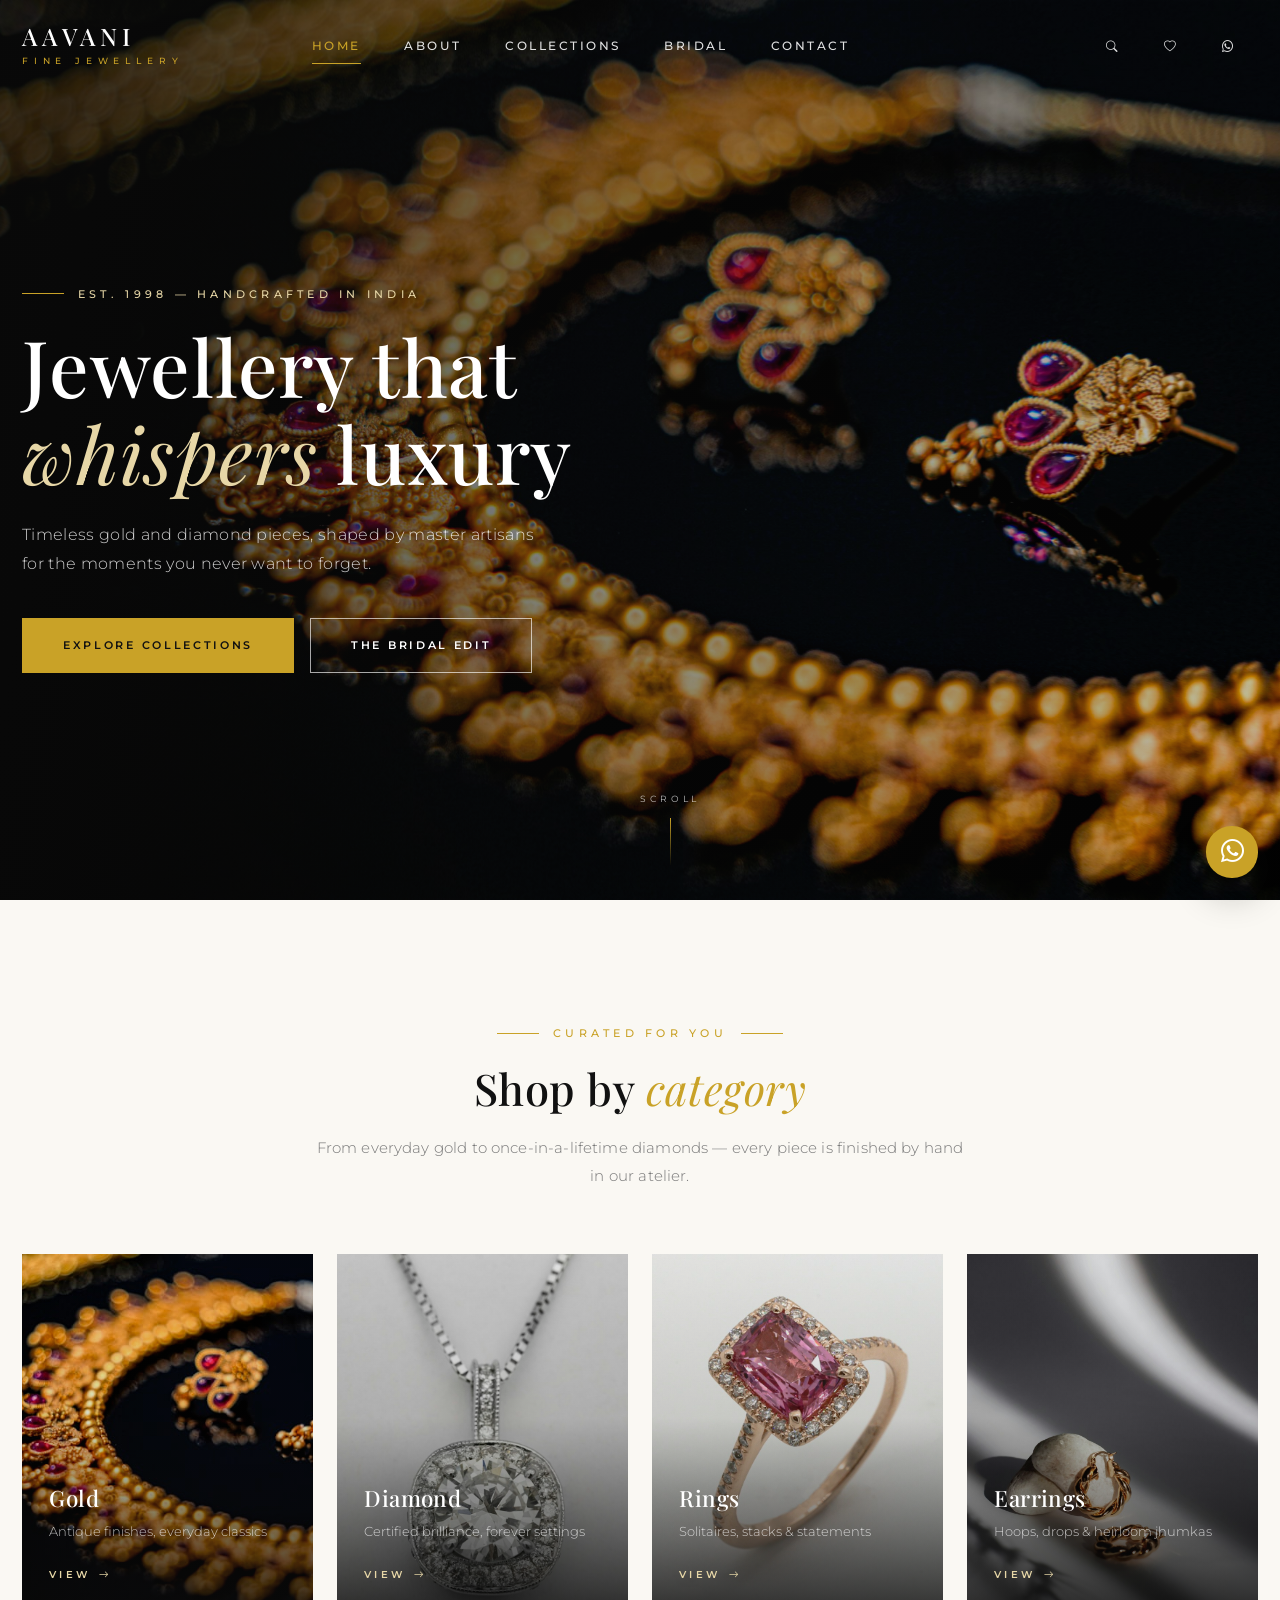
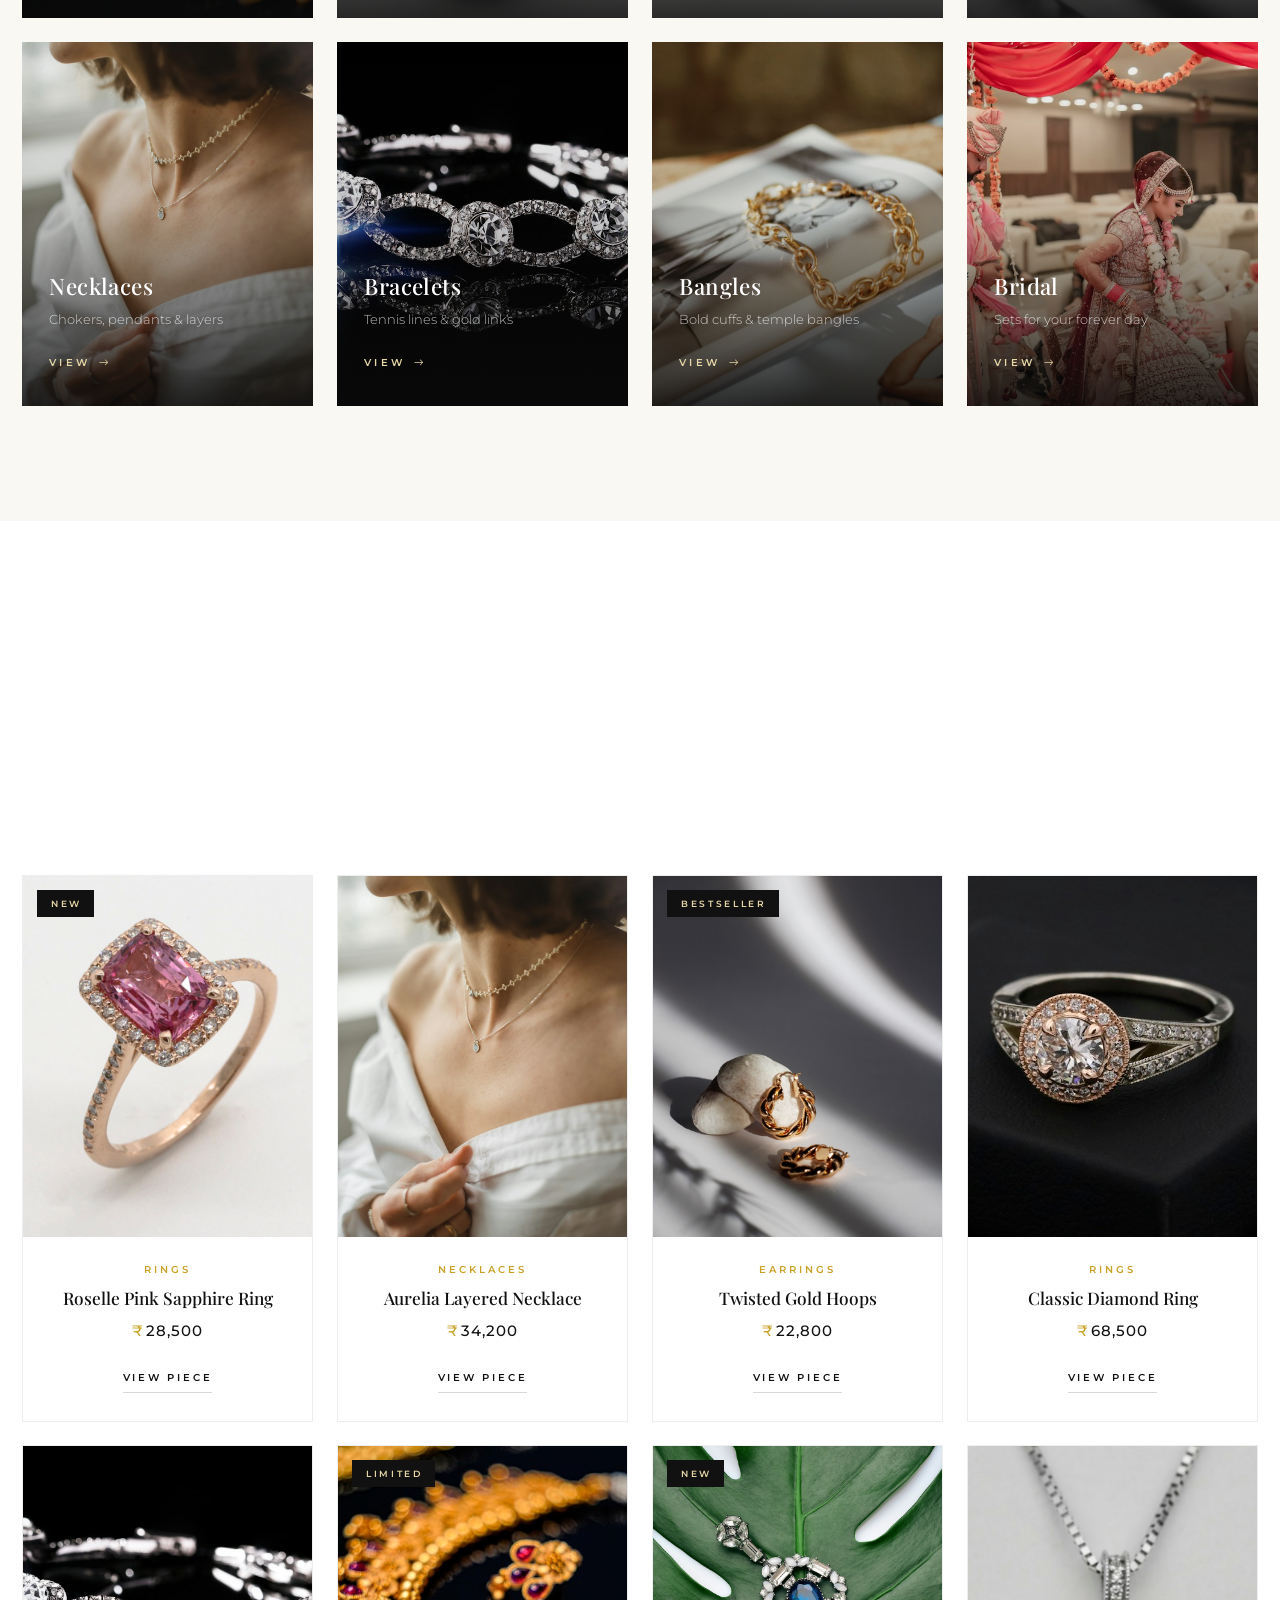
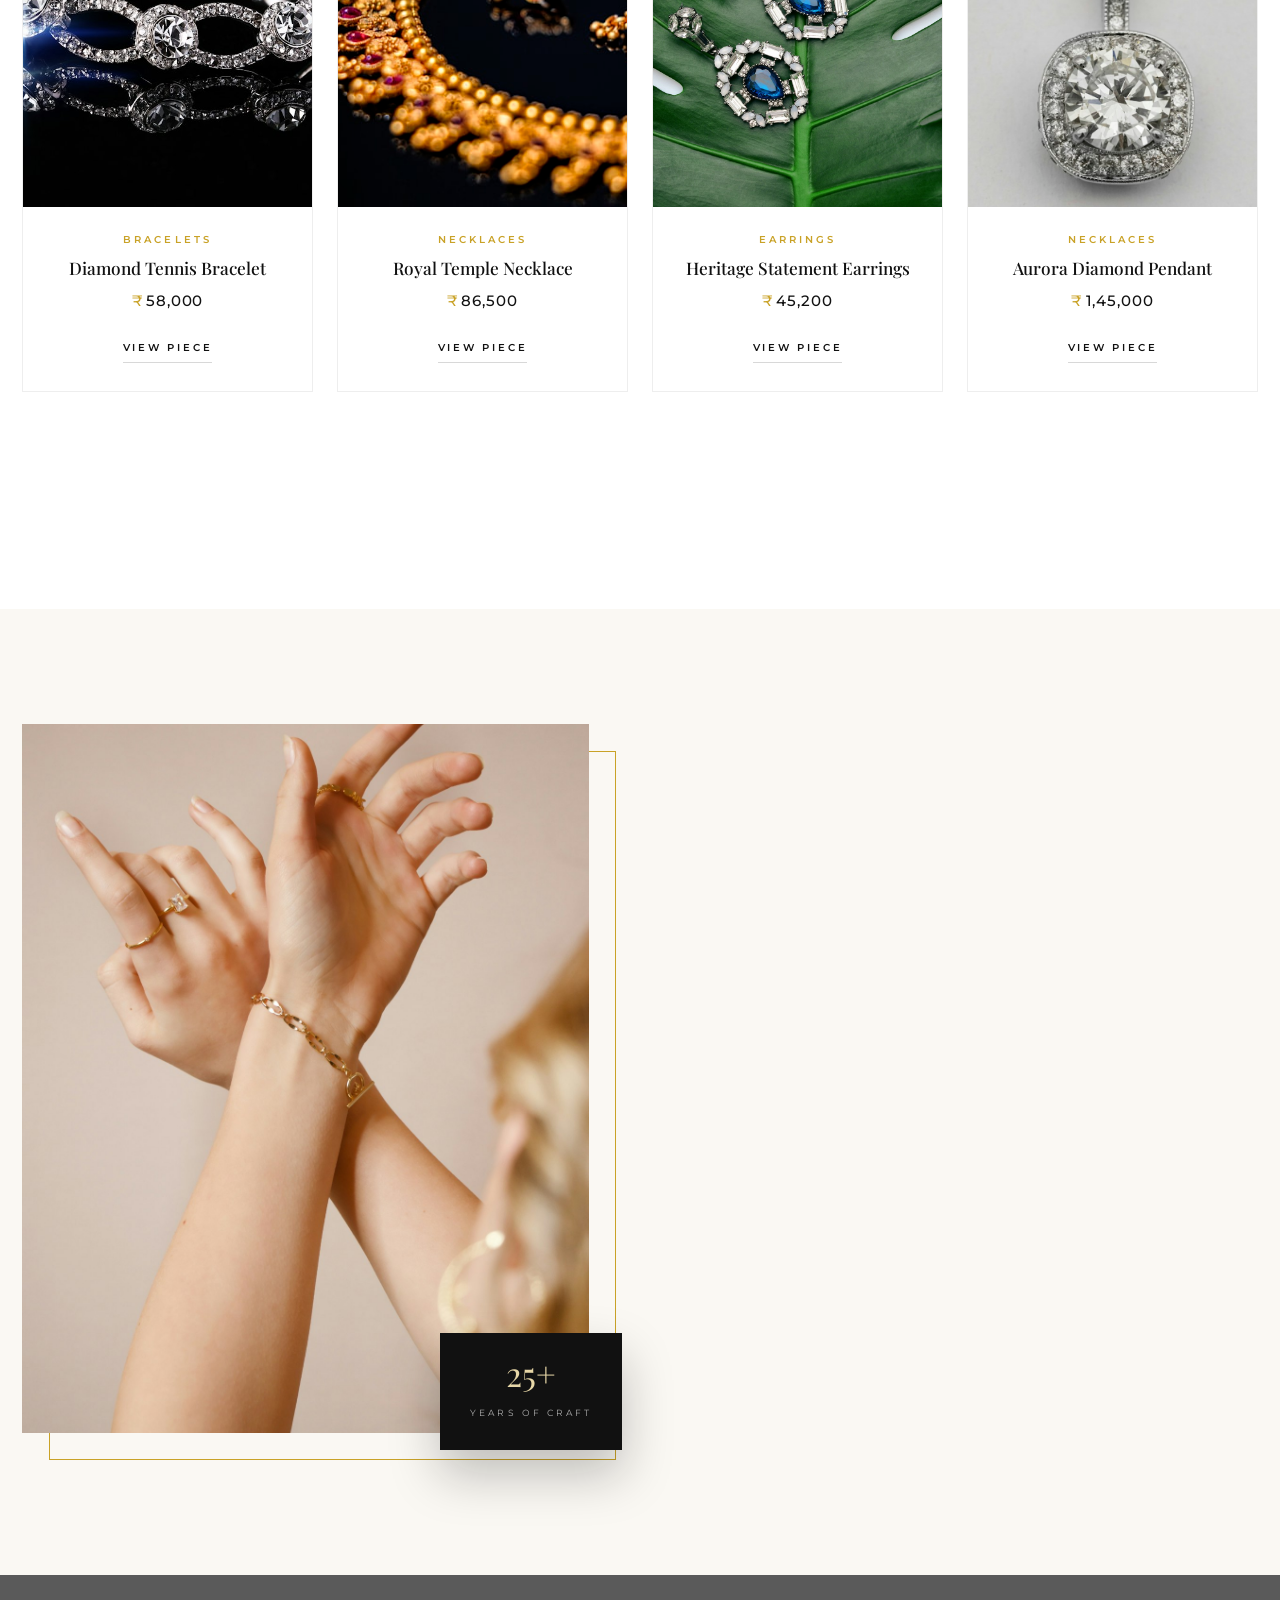
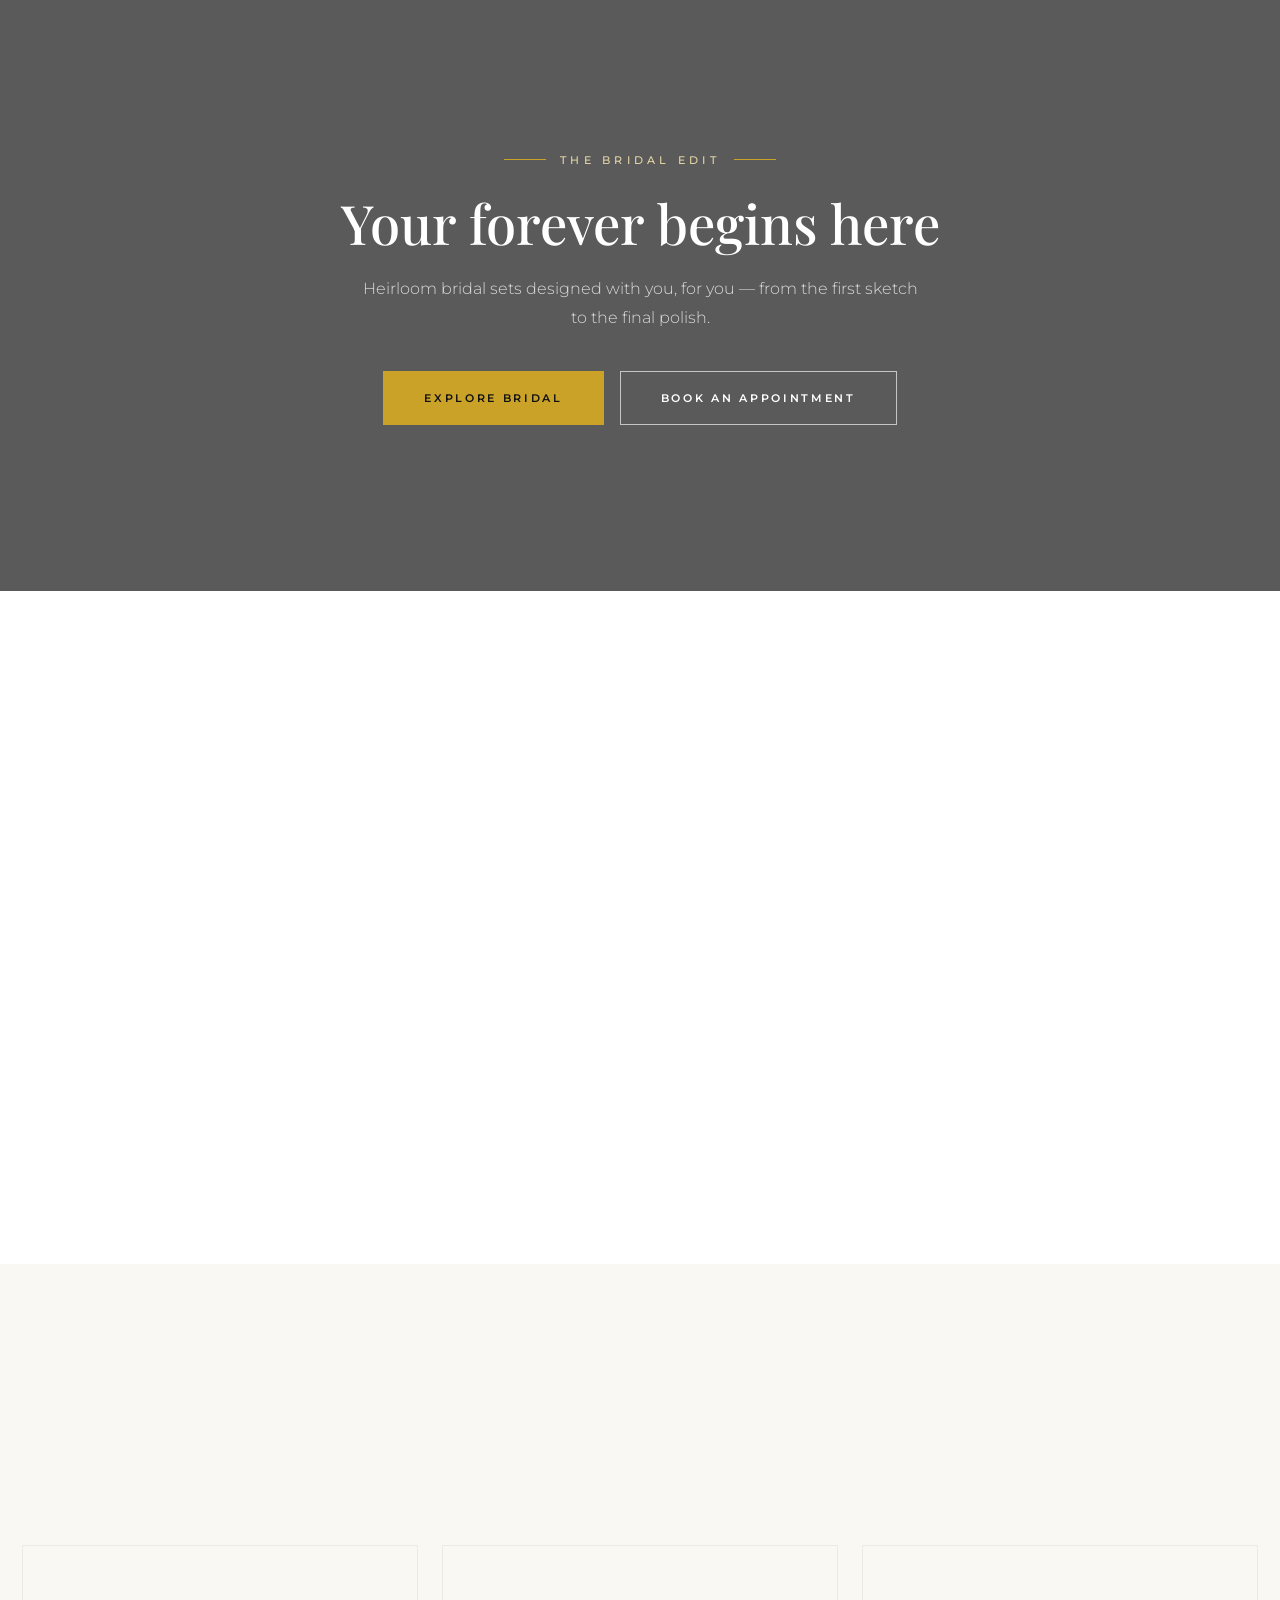
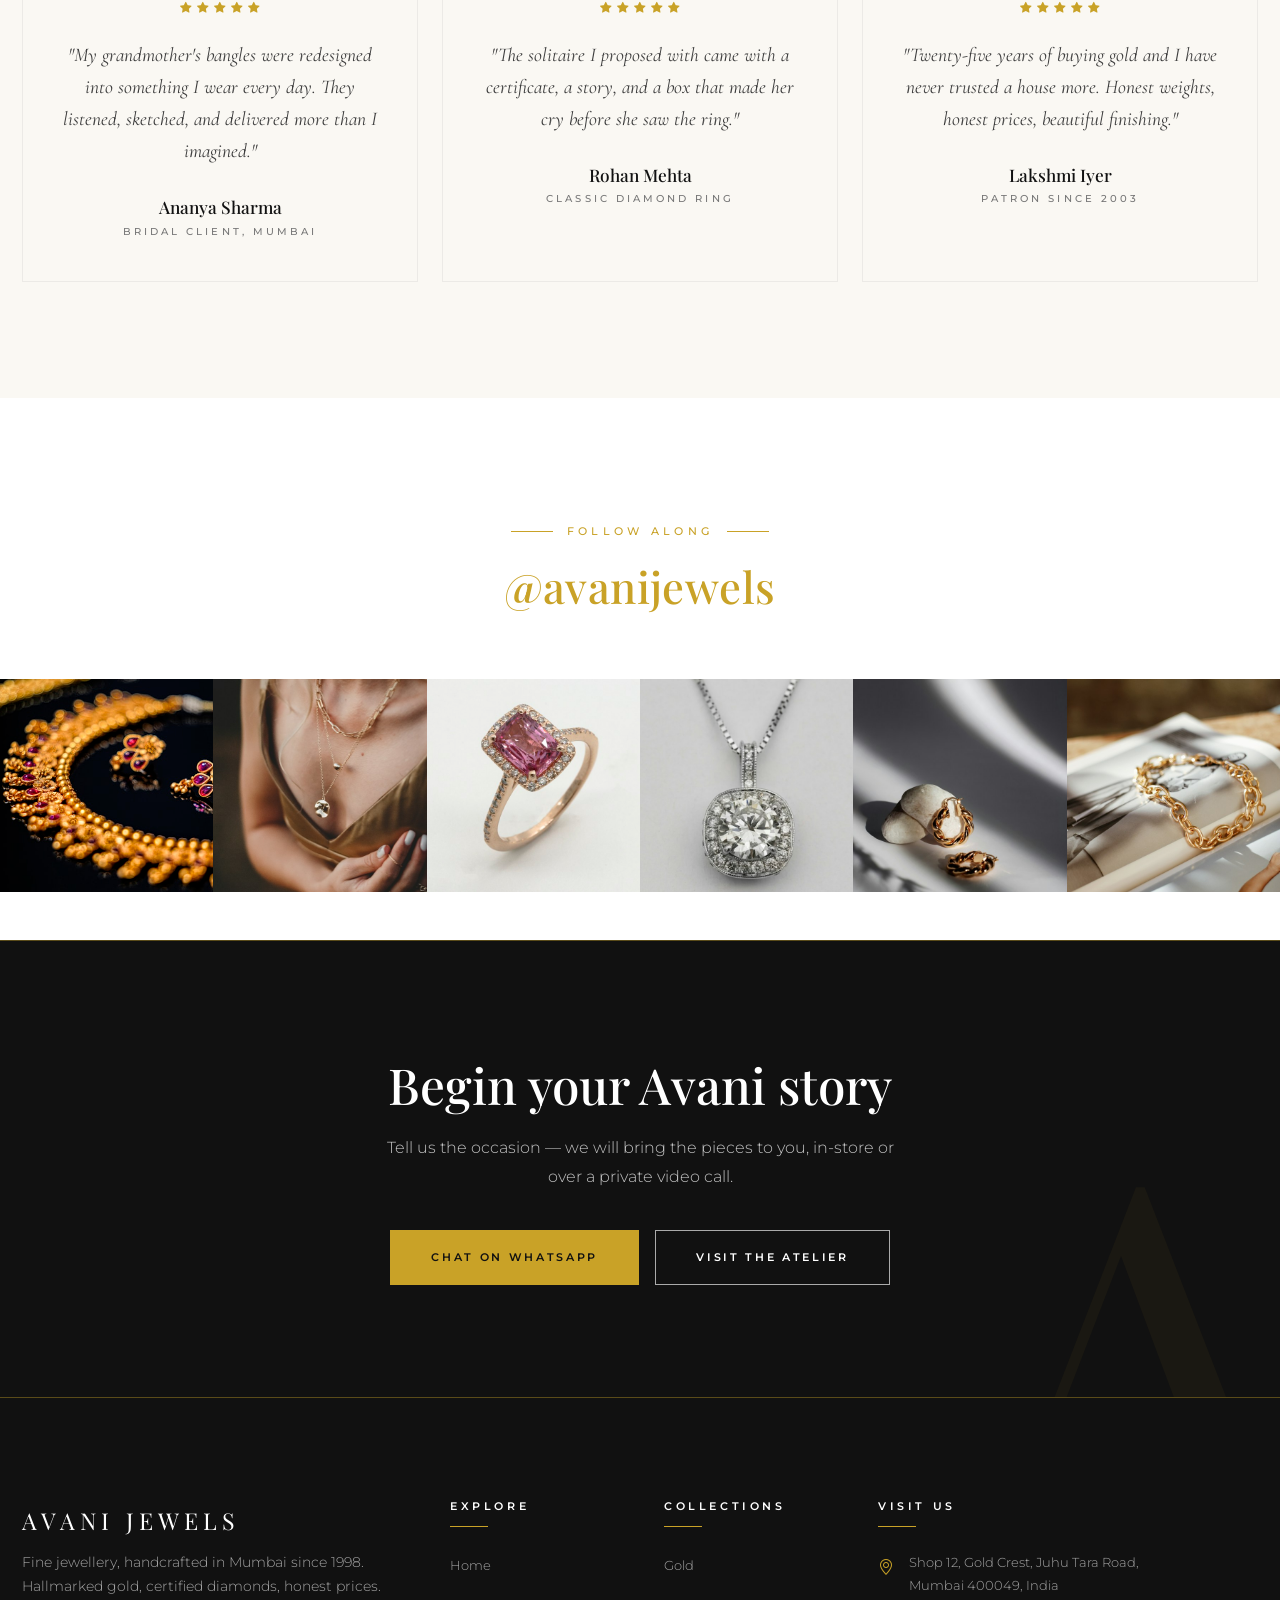
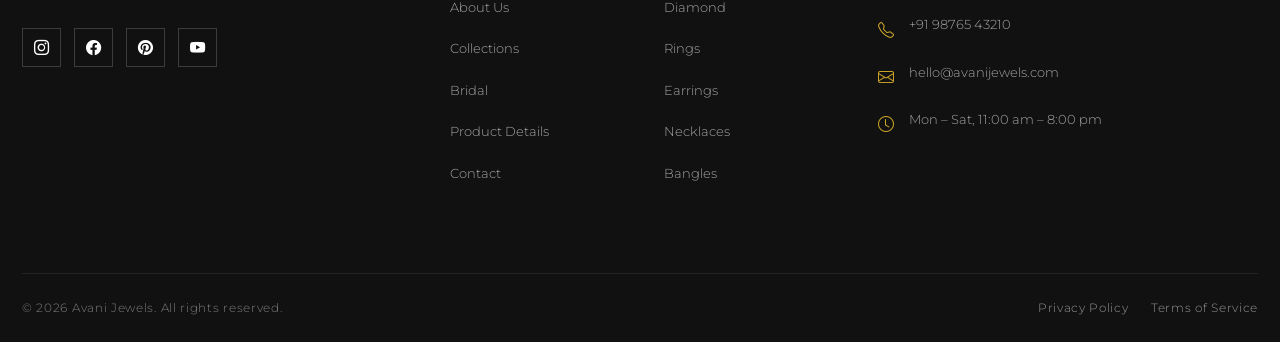
<file: index.html>
<!DOCTYPE html>
<html lang="en">
<head>
  <meta charset="UTF-8">
  <meta name="viewport" content="width=device-width, initial-scale=1">
  <title>Avani Jewels | Fine Handcrafted Gold &amp; Diamond Jewellery in Mumbai</title>
  <meta name="description" content="Avani Jewels crafts timeless gold and diamond jewellery in Mumbai. Explore signature rings, necklaces, earrings and bridal sets — hallmarked purity since 1998.">
  <meta name="keywords" content="jewellery, gold jewellery, diamond rings, bridal jewellery, Mumbai jeweller, handcrafted jewellery, Avani Jewels">
  <meta name="author" content="Avani Jewels">
  <meta name="theme-color" content="#111111">
  <!-- TODO: replace avanijewels.com with the live domain before publishing -->
  <link rel="canonical" href="https://avanijewels.com/">
  <meta property="og:type" content="website">
  <meta property="og:site_name" content="Avani Jewels">
  <meta property="og:title" content="Avani Jewels | Fine Handcrafted Gold &amp; Diamond Jewellery">
  <meta property="og:description" content="Timeless gold and diamond jewellery, handcrafted in Mumbai since 1998.">
  <meta property="og:url" content="https://avanijewels.com/">
  <meta property="og:image" content="https://avanijewels.com/images/hero/hero-main.jpg">
  <meta name="twitter:card" content="summary_large_image">
  <meta name="twitter:title" content="Avani Jewels | Fine Handcrafted Jewellery">
  <meta name="twitter:description" content="Timeless gold and diamond jewellery, handcrafted in Mumbai since 1998.">
  <meta name="twitter:image" content="https://avanijewels.com/images/hero/hero-main.jpg">
  <link rel="icon" type="image/svg+xml" href="favicon/favicon.svg">
  <link rel="preconnect" href="https://fonts.googleapis.com">
  <link rel="preconnect" href="https://fonts.gstatic.com" crossorigin>
  <link href="https://fonts.googleapis.com/css2?family=Playfair+Display:ital,wght@0,400;0,500;0,600;1,400;1,500&amp;family=Cormorant+Garamond:ital,wght@0,400;0,500;1,400&amp;family=Montserrat:wght@300;400;500;600&amp;display=swap" rel="stylesheet">
  <link href="https://cdn.jsdelivr.net/npm/bootstrap@5.3.3/dist/css/bootstrap.min.css" rel="stylesheet">
  <link href="https://cdn.jsdelivr.net/npm/bootstrap-icons@1.11.3/font/bootstrap-icons.min.css" rel="stylesheet">
  <link rel="stylesheet" href="css/style.css">
</head>
<body>

  <!-- ======= HEADER ======= -->
  <header id="siteHeader" class="site-header">
    <nav class="navbar navbar-expand-lg" aria-label="Main navigation">
      <div class="container container-lux">
        <a class="navbar-brand" href="index.html" aria-label="Avani Jewels — Home">
          <span class="brand-name">Aavani</span>
          <span class="brand-sub">Fine Jewellery</span>
        </a>
        <button class="navbar-toggler" type="button" data-bs-toggle="collapse" data-bs-target="#mainNav" aria-controls="mainNav" aria-expanded="false" aria-label="Toggle navigation">
          <span class="navbar-toggler-icon"></span>
        </button>
        <div class="collapse navbar-collapse" id="mainNav">
          <ul class="navbar-nav mx-auto">
            <li class="nav-item"><a class="nav-link active" aria-current="page" href="index.html">Home</a></li>
            <li class="nav-item"><a class="nav-link" href="about.html">About</a></li>
            <li class="nav-item"><a class="nav-link" href="collections.html">Collections</a></li>
            <li class="nav-item"><a class="nav-link" href="bridal.html">Bridal</a></li>
            <li class="nav-item"><a class="nav-link" href="contact.html">Contact</a></li>
          </ul>
          <ul class="navbar-nav nav-icons ms-auto">
            <li class="nav-item">
              <a class="nav-link" href="#" data-bs-toggle="modal" data-bs-target="#searchModal" aria-label="Search"><i class="bi bi-search"></i></a>
            </li>
            <li class="nav-item">
              <a class="nav-link" href="#" data-bs-toggle="modal" data-bs-target="#wishListModal" aria-label="Wishlist">
                <i class="bi bi-heart"></i><span class="wish-count" id="wishCount" hidden>0</span>
              </a>
            </li>
            <li class="nav-item">
              <a class="nav-link js-whatsapp" href="#" aria-label="Chat with us on WhatsApp"><i class="bi bi-whatsapp"></i></a>
            </li>
          </ul>
        </div>
      </div>
    </nav>
  </header>

  <main>

    <!-- ======= HERO ======= -->
    <section class="hero">
      <div class="container container-lux">
        <div class="hero-inner">
          <span class="eyebrow eyebrow--light fade-in fd-1">Est. 1998 &mdash; Handcrafted in India</span>
          <h1 class="hero-title fade-in fd-2">Jewellery that<br><em>whispers</em> luxury</h1>
          <p class="hero-text fade-in fd-3">Timeless gold and diamond pieces, shaped by master artisans for the moments you never want to forget.</p>
          <div class="hero-actions fade-in fd-4">
            <a href="collections.html" class="btn-avani-gold">Explore Collections</a>
            <a href="bridal.html" class="btn-avani-light">The Bridal Edit</a>
          </div>
        </div>
      </div>
      <span class="hero-scroll">Scroll</span>
    </section>

    <!-- ======= CATEGORIES ======= -->
    <section class="section section-ivory" aria-labelledby="catTitle">
      <div class="container container-lux">
        <div class="section-head text-center reveal">
          <span class="eyebrow eyebrow--center">Curated For You</span>
          <h2 class="section-title" id="catTitle">Shop by <span class="title-accent">category</span></h2>
          <p class="section-sub">From everyday gold to once-in-a-lifetime diamonds &mdash; every piece is finished by hand in our atelier.</p>
        </div>
        <div class="row row-cols-2 row-cols-md-3 row-cols-lg-4 g-3 g-lg-4">
          <div class="col reveal"><a class="collection-card" href="collections.html#gold"><div class="collection-media"><img src="images/gallery/gallery-1.jpg" alt="Antique gold temple necklace with ruby accents" loading="lazy"></div><div class="collection-veil"></div><div class="collection-body"><h3 class="collection-name">Gold</h3><p class="collection-desc">Antique finishes, everyday classics</p><span class="collection-link">View <i class="bi bi-arrow-right"></i></span></div></a></div>
          <div class="col reveal rv-d1"><a class="collection-card" href="collections.html#diamond"><div class="collection-media"><img src="images/collections/diamond.jpg" alt="Diamond halo pendant necklace in white gold" loading="lazy"></div><div class="collection-veil"></div><div class="collection-body"><h3 class="collection-name">Diamond</h3><p class="collection-desc">Certified brilliance, forever settings</p><span class="collection-link">View <i class="bi bi-arrow-right"></i></span></div></a></div>
          <div class="col reveal rv-d2"><a class="collection-card" href="collections.html#rings"><div class="collection-media"><img src="images/collections/rings.jpg" alt="Rose gold ring with pink sapphire and diamond halo" loading="lazy"></div><div class="collection-veil"></div><div class="collection-body"><h3 class="collection-name">Rings</h3><p class="collection-desc">Solitaires, stacks &amp; statements</p><span class="collection-link">View <i class="bi bi-arrow-right"></i></span></div></a></div>
          <div class="col reveal rv-d3"><a class="collection-card" href="collections.html#earrings"><div class="collection-media"><img src="images/collections/earrings.jpg" alt="Twisted gold hoop earrings on white stones" loading="lazy"></div><div class="collection-veil"></div><div class="collection-body"><h3 class="collection-name">Earrings</h3><p class="collection-desc">Hoops, drops &amp; heirloom jhumkas</p><span class="collection-link">View <i class="bi bi-arrow-right"></i></span></div></a></div>
          <div class="col reveal"><a class="collection-card" href="collections.html#necklaces"><div class="collection-media"><img src="images/collections/necklaces.jpg" alt="Model wearing layered fine necklaces" loading="lazy"></div><div class="collection-veil"></div><div class="collection-body"><h3 class="collection-name">Necklaces</h3><p class="collection-desc">Chokers, pendants &amp; layers</p><span class="collection-link">View <i class="bi bi-arrow-right"></i></span></div></a></div>
          <div class="col reveal rv-d1"><a class="collection-card" href="collections.html#bracelets"><div class="collection-media"><img src="images/collections/bracelets.jpg" alt="Diamond tennis bracelet on black background" loading="lazy"></div><div class="collection-veil"></div><div class="collection-body"><h3 class="collection-name">Bracelets</h3><p class="collection-desc">Tennis lines &amp; gold links</p><span class="collection-link">View <i class="bi bi-arrow-right"></i></span></div></a></div>
          <div class="col reveal rv-d2"><a class="collection-card" href="collections.html#bangles"><div class="collection-media"><img src="images/collections/bangles.jpg" alt="Chunky gold chain bracelet resting on a magazine" loading="lazy"></div><div class="collection-veil"></div><div class="collection-body"><h3 class="collection-name">Bangles</h3><p class="collection-desc">Bold cuffs &amp; temple bangles</p><span class="collection-link">View <i class="bi bi-arrow-right"></i></span></div></a></div>
          <div class="col reveal rv-d3"><a class="collection-card" href="bridal.html"><div class="collection-media"><img src="images/collections/bridal.jpg" alt="Indian bride and groom in traditional wedding attire" loading="lazy"></div><div class="collection-veil"></div><div class="collection-body"><h3 class="collection-name">Bridal</h3><p class="collection-desc">Sets for your forever day</p><span class="collection-link">View <i class="bi bi-arrow-right"></i></span></div></a></div>
        </div>
      </div>
    </section>

    <!-- ======= FEATURED PRODUCTS ======= -->
    <section class="section" aria-labelledby="featTitle">
      <div class="container container-lux">
        <div class="section-head text-center reveal">
          <span class="eyebrow eyebrow--center">Signature Selection</span>
          <h2 class="section-title" id="featTitle">Featured <span class="title-accent">pieces</span></h2>
          <p class="section-sub">A hand-picked edit of the designs our patrons return for &mdash; and the new arrivals they fall for.</p>
        </div>
        <div class="row row-cols-2 row-cols-lg-4 g-3 g-lg-4">
          <div class="col reveal"><article class="product-card"><div class="product-media"><span class="product-tag">New</span><button type="button" class="wishlist-btn" data-wish="p1" data-wish-name="Roselle Pink Sapphire Ring" data-wish-price="₹28,500" aria-label="Add Roselle Pink Sapphire Ring to wishlist" aria-pressed="false"><i class="bi bi-heart"></i></button><a href="product.html" aria-label="View Roselle Pink Sapphire Ring"><img src="images/products/gold-ring.jpg" alt="Roselle Pink Sapphire Ring in rose gold with diamond halo" loading="lazy"></a></div><div class="product-body"><p class="product-cat">Rings</p><h3 class="product-name"><a href="product.html">Roselle Pink Sapphire Ring</a></h3><p class="product-price"><span class="cur">₹</span>28,500</p><a class="product-view" href="product.html">View Piece</a></div></article></div>
          <div class="col reveal rv-d1"><article class="product-card"><div class="product-media"><button type="button" class="wishlist-btn" data-wish="p2" data-wish-name="Aurelia Layered Necklace" data-wish-price="₹34,200" aria-label="Add Aurelia Layered Necklace to wishlist" aria-pressed="false"><i class="bi bi-heart"></i></button><a href="product.html" aria-label="View Aurelia Layered Necklace"><img src="images/products/diamond-studs.jpg" alt="Aurelia layered necklace worn with an off-shoulder blouse" loading="lazy"></a></div><div class="product-body"><p class="product-cat">Necklaces</p><h3 class="product-name"><a href="product.html">Aurelia Layered Necklace</a></h3><p class="product-price"><span class="cur">₹</span>34,200</p><a class="product-view" href="product.html">View Piece</a></div></article></div>
          <div class="col reveal rv-d2"><article class="product-card"><div class="product-media"><span class="product-tag">Bestseller</span><button type="button" class="wishlist-btn" data-wish="p3" data-wish-name="Twisted Gold Hoops" data-wish-price="₹22,800" aria-label="Add Twisted Gold Hoops to wishlist" aria-pressed="false"><i class="bi bi-heart"></i></button><a href="product.html" aria-label="View Twisted Gold Hoops"><img src="images/products/gold-necklace.jpg" alt="Twisted gold hoop earrings styled on white stones" loading="lazy"></a></div><div class="product-body"><p class="product-cat">Earrings</p><h3 class="product-name"><a href="product.html">Twisted Gold Hoops</a></h3><p class="product-price"><span class="cur">₹</span>22,800</p><a class="product-view" href="product.html">View Piece</a></div></article></div>
          <div class="col reveal rv-d3"><article class="product-card"><div class="product-media"><button type="button" class="wishlist-btn" data-wish="p4" data-wish-name="Classic Diamond Ring" data-wish-price="₹68,500" aria-label="Add Classic Diamond Ring to wishlist" aria-pressed="false"><i class="bi bi-heart"></i></button><a href="product.html" aria-label="View Classic Diamond Ring"><img src="images/products/diamond-ring.jpg" alt="Classic diamond solitaire ring in rose gold" loading="lazy"></a></div><div class="product-body"><p class="product-cat">Rings</p><h3 class="product-name"><a href="product.html">Classic Diamond Ring</a></h3><p class="product-price"><span class="cur">₹</span>68,500</p><a class="product-view" href="product.html">View Piece</a></div></article></div>
          <div class="col reveal"><article class="product-card"><div class="product-media"><button type="button" class="wishlist-btn" data-wish="p5" data-wish-name="Diamond Tennis Bracelet" data-wish-price="₹58,000" aria-label="Add Diamond Tennis Bracelet to wishlist" aria-pressed="false"><i class="bi bi-heart"></i></button><a href="product.html" aria-label="View Diamond Tennis Bracelet"><img src="images/products/pendant-necklace.jpg" alt="Diamond tennis bracelet on a black reflective surface" loading="lazy"></a></div><div class="product-body"><p class="product-cat">Bracelets</p><h3 class="product-name"><a href="product.html">Diamond Tennis Bracelet</a></h3><p class="product-price"><span class="cur">₹</span>58,000</p><a class="product-view" href="product.html">View Piece</a></div></article></div>
          <div class="col reveal rv-d1"><article class="product-card"><div class="product-media"><span class="product-tag">Limited</span><button type="button" class="wishlist-btn" data-wish="p6" data-wish-name="Royal Temple Necklace" data-wish-price="₹86,500" aria-label="Add Royal Temple Necklace to wishlist" aria-pressed="false"><i class="bi bi-heart"></i></button><a href="product.html" aria-label="View Royal Temple Necklace"><img src="images/products/temple-necklace.jpg" alt="Royal temple necklace in antique gold with ruby accents" loading="lazy"></a></div><div class="product-body"><p class="product-cat">Necklaces</p><h3 class="product-name"><a href="product.html">Royal Temple Necklace</a></h3><p class="product-price"><span class="cur">₹</span>86,500</p><a class="product-view" href="product.html">View Piece</a></div></article></div>
          <div class="col reveal rv-d2"><article class="product-card"><div class="product-media"><span class="product-tag">New</span><button type="button" class="wishlist-btn" data-wish="p7" data-wish-name="Heritage Statement Earrings" data-wish-price="₹45,200" aria-label="Add Heritage Statement Earrings to wishlist" aria-pressed="false"><i class="bi bi-heart"></i></button><a href="product.html" aria-label="View Heritage Statement Earrings"><img src="images/products/gold-earrings.jpg" alt="Heritage statement earrings with sapphire blue stones" loading="lazy"></a></div><div class="product-body"><p class="product-cat">Earrings</p><h3 class="product-name"><a href="product.html">Heritage Statement Earrings</a></h3><p class="product-price"><span class="cur">₹</span>45,200</p><a class="product-view" href="product.html">View Piece</a></div></article></div>
          <div class="col reveal rv-d3"><article class="product-card"><div class="product-media"><button type="button" class="wishlist-btn" data-wish="p8" data-wish-name="Aurora Diamond Pendant" data-wish-price="₹1,45,000" aria-label="Add Aurora Diamond Pendant to wishlist" aria-pressed="false"><i class="bi bi-heart"></i></button><a href="product.html" aria-label="View Aurora Diamond Pendant"><img src="images/products/gold-bangles.jpg" alt="Aurora diamond halo pendant in white gold" loading="lazy"></a></div><div class="product-body"><p class="product-cat">Necklaces</p><h3 class="product-name"><a href="product.html">Aurora Diamond Pendant</a></h3><p class="product-price"><span class="cur">₹</span>1,45,000</p><a class="product-view" href="product.html">View Piece</a></div></article></div>
        </div>
        <div class="text-center mt-5 reveal"><a href="collections.html" class="btn-avani">View All Jewellery</a></div>
      </div>
    </section>

    <!-- ======= BRAND STORY ======= -->
    <section class="section section-ivory" aria-labelledby="storyHome">
      <div class="container container-lux">
        <div class="row align-items-center g-5">
          <div class="col-lg-6 reveal">
            <div class="about-media">
              <img src="images/about/brand-story.jpg" alt="Hands adorned with Avani gold rings and a chain bracelet">
              <div class="about-badge"><span class="num">25+</span><span class="label">Years of Craft</span></div>
            </div>
          </div>
          <div class="col-lg-6 reveal rv-d2">
            <span class="eyebrow">Our Heritage</span>
            <h2 class="section-title" id="storyHome">A legacy cast in <span class="title-accent">gold</span></h2>
            <p>Three generations ago, our founders set out with a simple promise &mdash; jewellery made honestly, priced fairly and finished beautifully. That promise still shapes every bench in our atelier.</p>
            <div class="about-point"><i class="bi bi-patch-check"></i><div><h4>Hallmarked Purity</h4><p>Every gold piece carries the BIS hallmark and our own maker's mark.</p></div></div>
            <div class="about-point"><i class="bi bi-gem"></i><div><h4>Certified Diamonds</h4><p>Each solitaire above 0.30 ct ships with an independent grading certificate.</p></div></div>
            <a class="link-gold" href="about.html">Discover Our Story</a>
          </div>
        </div>
      </div>
    </section>

    <!-- ======= BRIDAL BANNER ======= -->
    <section class="bridal-banner" style="background-image:url('images/bridal/bridal-hero.jpg');" aria-labelledby="bridalTitle">
      <div class="container">
        <span class="eyebrow eyebrow--center">The Bridal Edit</span>
        <h2 class="bridal-banner-title" id="bridalTitle">Your forever begins here</h2>
        <p class="bridal-banner-text">Heirloom bridal sets designed with you, for you &mdash; from the first sketch to the final polish.</p>
        <div class="cta-actions">
          <a href="bridal.html" class="btn-avani-gold">Explore Bridal</a>
          <a href="contact.html" class="btn-avani-light">Book an Appointment</a>
        </div>
      </div>
    </section>

    <!-- ======= WHY CHOOSE ======= -->
    <section class="section" aria-labelledby="whyTitle">
      <div class="container container-lux">
        <div class="section-head text-center reveal">
          <span class="eyebrow eyebrow--center">Why Avani</span>
          <h2 class="section-title" id="whyTitle">The Avani <span class="title-accent">promise</span></h2>
        </div>
        <div class="row row-cols-1 row-cols-md-2 row-cols-lg-4 g-4">
          <div class="col reveal"><div class="feature-card"><span class="feature-num">01</span><span class="feature-icon"><i class="bi bi-patch-check"></i></span><h3 class="feature-title">Hallmarked Purity</h3><p class="feature-text">BIS-hallmarked 22k &amp; 18k gold with transparent buyback assurance.</p></div></div>
          <div class="col reveal rv-d1"><div class="feature-card"><span class="feature-num">02</span><span class="feature-icon"><i class="bi bi-vector-pen"></i></span><h3 class="feature-title">Bespoke Design</h3><p class="feature-text">One-of-one commissions, sketched by hand and made to your story.</p></div></div>
          <div class="col reveal rv-d2"><div class="feature-card"><span class="feature-num">03</span><span class="feature-icon"><i class="bi bi-award"></i></span><h3 class="feature-title">Certified Diamonds</h3><p class="feature-text">Independent grading certificates with every diamond above 0.30 ct.</p></div></div>
          <div class="col reveal rv-d3"><div class="feature-card"><span class="feature-num">04</span><span class="feature-icon"><i class="bi bi-shield-check"></i></span><h3 class="feature-title">Lifetime Care</h3><p class="feature-text">Complimentary polishing and re-plating for as long as you wear it.</p></div></div>
        </div>
      </div>
    </section>

    <!-- ======= TESTIMONIALS ======= -->
    <section class="section section-ivory" aria-labelledby="testiTitle">
      <div class="container container-lux">
        <div class="section-head text-center reveal">
          <span class="eyebrow eyebrow--center">Kind Words</span>
          <h2 class="section-title" id="testiTitle">Loved by <span class="title-accent">patrons</span></h2>
        </div>
        <div class="row row-cols-1 row-cols-md-3 g-4">
          <div class="col reveal"><div class="testimonial-card"><div class="testimonial-stars" aria-label="5 out of 5 stars"><i class="bi bi-star-fill"></i><i class="bi bi-star-fill"></i><i class="bi bi-star-fill"></i><i class="bi bi-star-fill"></i><i class="bi bi-star-fill"></i></div><p class="testimonial-text">"My grandmother's bangles were redesigned into something I wear every day. They listened, sketched, and delivered more than I imagined."</p><span class="testimonial-divider"></span><h3 class="testimonial-name">Ananya Sharma</h3><p class="testimonial-meta">Bridal Client, Mumbai</p></div></div>
          <div class="col reveal rv-d1"><div class="testimonial-card"><div class="testimonial-stars" aria-label="5 out of 5 stars"><i class="bi bi-star-fill"></i><i class="bi bi-star-fill"></i><i class="bi bi-star-fill"></i><i class="bi bi-star-fill"></i><i class="bi bi-star-fill"></i></div><p class="testimonial-text">"The solitaire I proposed with came with a certificate, a story, and a box that made her cry before she saw the ring."</p><span class="testimonial-divider"></span><h3 class="testimonial-name">Rohan Mehta</h3><p class="testimonial-meta">Classic Diamond Ring</p></div></div>
          <div class="col reveal rv-d2"><div class="testimonial-card"><div class="testimonial-stars" aria-label="5 out of 5 stars"><i class="bi bi-star-fill"></i><i class="bi bi-star-fill"></i><i class="bi bi-star-fill"></i><i class="bi bi-star-fill"></i><i class="bi bi-star-fill"></i></div><p class="testimonial-text">"Twenty-five years of buying gold and I have never trusted a house more. Honest weights, honest prices, beautiful finishing."</p><span class="testimonial-divider"></span><h3 class="testimonial-name">Lakshmi Iyer</h3><p class="testimonial-meta">Patron since 2003</p></div></div>
        </div>
      </div>
    </section>

    <!-- ======= INSTAGRAM ======= -->
    <section class="section pb-0" aria-labelledby="instaTitle">
      <div class="container container-lux">
        <div class="section-head text-center reveal">
          <span class="eyebrow eyebrow--center">Follow Along</span>
          <h2 class="section-title" id="instaTitle"><a class="insta-handle" href="https://instagram.com" target="_blank" rel="noopener">@avanijewels</a></h2>
        </div>
      </div>
      <div class="insta-grid reveal">
        <a class="insta-item" href="https://instagram.com" target="_blank" rel="noopener" aria-label="Instagram post 1"><img src="images/gallery/gallery-1.jpg" alt="Antique gold temple necklace with ruby accents" loading="lazy"><span class="insta-veil"><i class="bi bi-instagram"></i></span></a>
        <a class="insta-item" href="https://instagram.com" target="_blank" rel="noopener" aria-label="Instagram post 2"><img src="images/gallery/gallery-2.jpg" alt="Layered gold chains styled with a gold satin gown" loading="lazy"><span class="insta-veil"><i class="bi bi-instagram"></i></span></a>
        <a class="insta-item" href="https://instagram.com" target="_blank" rel="noopener" aria-label="Instagram post 3"><img src="images/gallery/gallery-3.jpg" alt="Rose gold pink sapphire ring" loading="lazy"><span class="insta-veil"><i class="bi bi-instagram"></i></span></a>
        <a class="insta-item" href="https://instagram.com" target="_blank" rel="noopener" aria-label="Instagram post 4"><img src="images/gallery/gallery-4.jpg" alt="Diamond halo pendant necklace" loading="lazy"><span class="insta-veil"><i class="bi bi-instagram"></i></span></a>
        <a class="insta-item" href="https://instagram.com" target="_blank" rel="noopener" aria-label="Instagram post 5"><img src="images/gallery/gallery-5.jpg" alt="Twisted gold hoop earrings" loading="lazy"><span class="insta-veil"><i class="bi bi-instagram"></i></span></a>
        <a class="insta-item" href="https://instagram.com" target="_blank" rel="noopener" aria-label="Instagram post 6"><img src="images/gallery/gallery-6.jpg" alt="Chunky gold chain bracelet on a magazine" loading="lazy"><span class="insta-veil"><i class="bi bi-instagram"></i></span></a>
      </div>
    </section>

    <!-- ======= CTA ======= -->
    <section class="cta-band mt-5" aria-labelledby="ctaTitle">
      <div class="container">
        <h2 class="cta-title" id="ctaTitle">Begin your Avani story</h2>
        <p class="cta-text">Tell us the occasion &mdash; we will bring the pieces to you, in-store or over a private video call.</p>
        <div class="cta-actions">
          <a href="#" class="btn-avani-gold js-whatsapp">Chat on WhatsApp</a>
          <a href="contact.html" class="btn-avani-light">Visit the Atelier</a>
        </div>
      </div>
    </section>

  </main>

  <!-- ======= FOOTER ======= -->
  <footer class="site-footer">
    <div class="container container-lux">
      <div class="row g-5">
        <div class="col-lg-4">
          <p class="footer-brand-name">Avani <span>Jewels</span></p>
          <p class="footer-tagline">Fine jewellery, handcrafted in Mumbai since 1998. Hallmarked gold, certified diamonds, honest prices.</p>
          <div class="footer-social">
            <a href="https://instagram.com" target="_blank" rel="noopener" aria-label="Instagram"><i class="bi bi-instagram"></i></a>
            <a href="https://facebook.com" target="_blank" rel="noopener" aria-label="Facebook"><i class="bi bi-facebook"></i></a>
            <a href="https://pinterest.com" target="_blank" rel="noopener" aria-label="Pinterest"><i class="bi bi-pinterest"></i></a>
            <a href="https://youtube.com" target="_blank" rel="noopener" aria-label="YouTube"><i class="bi bi-youtube"></i></a>
          </div>
        </div>
        <div class="col-6 col-lg-2">
          <h3 class="footer-title">Explore</h3>
          <ul class="footer-links">
            <li><a href="index.html">Home</a></li>
            <li><a href="about.html">About Us</a></li>
            <li><a href="collections.html">Collections</a></li>
            <li><a href="bridal.html">Bridal</a></li>
            <li><a href="product.html">Product Details</a></li>
            <li><a href="contact.html">Contact</a></li>
          </ul>
        </div>
        <div class="col-6 col-lg-2">
          <h3 class="footer-title">Collections</h3>
          <ul class="footer-links">
            <li><a href="collections.html#gold">Gold</a></li>
            <li><a href="collections.html#diamond">Diamond</a></li>
            <li><a href="collections.html#rings">Rings</a></li>
            <li><a href="collections.html#earrings">Earrings</a></li>
            <li><a href="collections.html#necklaces">Necklaces</a></li>
            <li><a href="collections.html#bangles">Bangles</a></li>
          </ul>
        </div>
        <div class="col-lg-4">
          <h3 class="footer-title">Visit Us</h3>
          <ul class="footer-contact">
            <li><i class="bi bi-geo-alt"></i><span>Shop 12, Gold Crest, Juhu Tara Road,<br>Mumbai 400049, India</span></li>
            <li><i class="bi bi-telephone"></i><a href="tel:+919876543210">+91 98765 43210</a></li>
            <li><i class="bi bi-envelope"></i><a href="mailto:hello@avanijewels.com">hello@avanijewels.com</a></li>
            <li><i class="bi bi-clock"></i><span>Mon &ndash; Sat, 11:00 am &ndash; 8:00 pm</span></li>
          </ul>
        </div>
      </div>
      <div class="footer-bottom d-md-flex justify-content-between align-items-center">
        <p class="mb-0">&copy; <span class="js-year">2025</span> Avani Jewels. All rights reserved.</p>
        <div class="legal">
          <a href="#">Privacy Policy</a>
          <a href="#">Terms of Service</a>
        </div>
      </div>
    </div>
  </footer>

  <!-- Floating WhatsApp -->
  <a class="whatsapp-float js-whatsapp" href="#" aria-label="Chat with Avani Jewels on WhatsApp"><i class="bi bi-whatsapp"></i></a>

  <!-- ======= SEARCH MODAL ======= -->
  <div class="modal fade" id="searchModal" tabindex="-1" aria-labelledby="searchModalLabel" aria-hidden="true">
    <div class="modal-dialog modal-dialog-centered modal-lg modal-lux">
      <div class="modal-content">
        <button type="button" class="btn-close" data-bs-dismiss="modal" aria-label="Close"></button>
        <h2 class="visually-hidden" id="searchModalLabel">Search Avani Jewels</h2>
        <form role="search" action="collections.html">
          <input type="search" class="form-control search-input" id="searchInput" placeholder="Search rings, necklaces, earrings&hellip;" aria-label="Search jewellery">
        </form>
        <div class="search-tags">
          <a href="collections.html#rings">Rings</a>
          <a href="collections.html#necklaces">Necklaces</a>
          <a href="collections.html#earrings">Earrings</a>
          <a href="collections.html#diamond">Diamond</a>
          <a href="bridal.html">Bridal</a>
        </div>
      </div>
    </div>
  </div>

  <!-- ======= WISHLIST MODAL ======= -->
  <div class="modal fade" id="wishListModal" tabindex="-1" aria-labelledby="wishListModalLabel" aria-hidden="true">
    <div class="modal-dialog modal-dialog-centered modal-lg modal-lux">
      <div class="modal-content">
        <button type="button" class="btn-close" data-bs-dismiss="modal" aria-label="Close"></button>
        <h2 class="section-title" id="wishListModalLabel" style="font-size:1.5rem;">Your Wishlist</h2>
        <ul class="wish-list" id="wishListItems"></ul>
        <p class="wish-empty" id="wishListEmpty">Your wishlist is empty &mdash; tap the heart on any piece to save it here.</p>
        <div class="mt-4">
          <a href="collections.html" class="btn-avani btn-avani-sm">Explore Collections</a>
        </div>
      </div>
    </div>
  </div>

  <script type="application/ld+json">
  {"@context":"https://schema.org","@type":"JewelryStore","name":"Avani Jewels","image":"https://avanijewels.com/images/hero/hero-main.jpg","url":"https://avanijewels.com/","telephone":"+919876543210","address":{"@type":"PostalAddress","streetAddress":"Shop 12, Gold Crest, Juhu Tara Road","addressLocality":"Mumbai","postalCode":"400049","addressCountry":"IN"},"openingHours":"Mo-Sa 11:00-20:00","priceRange":"₹₹₹"}
  </script>
  <script src="https://cdn.jsdelivr.net/npm/bootstrap@5.3.3/dist/js/bootstrap.bundle.min.js"></script>
  <script src="js/main.js"></script>
</body>
</html>
</file>
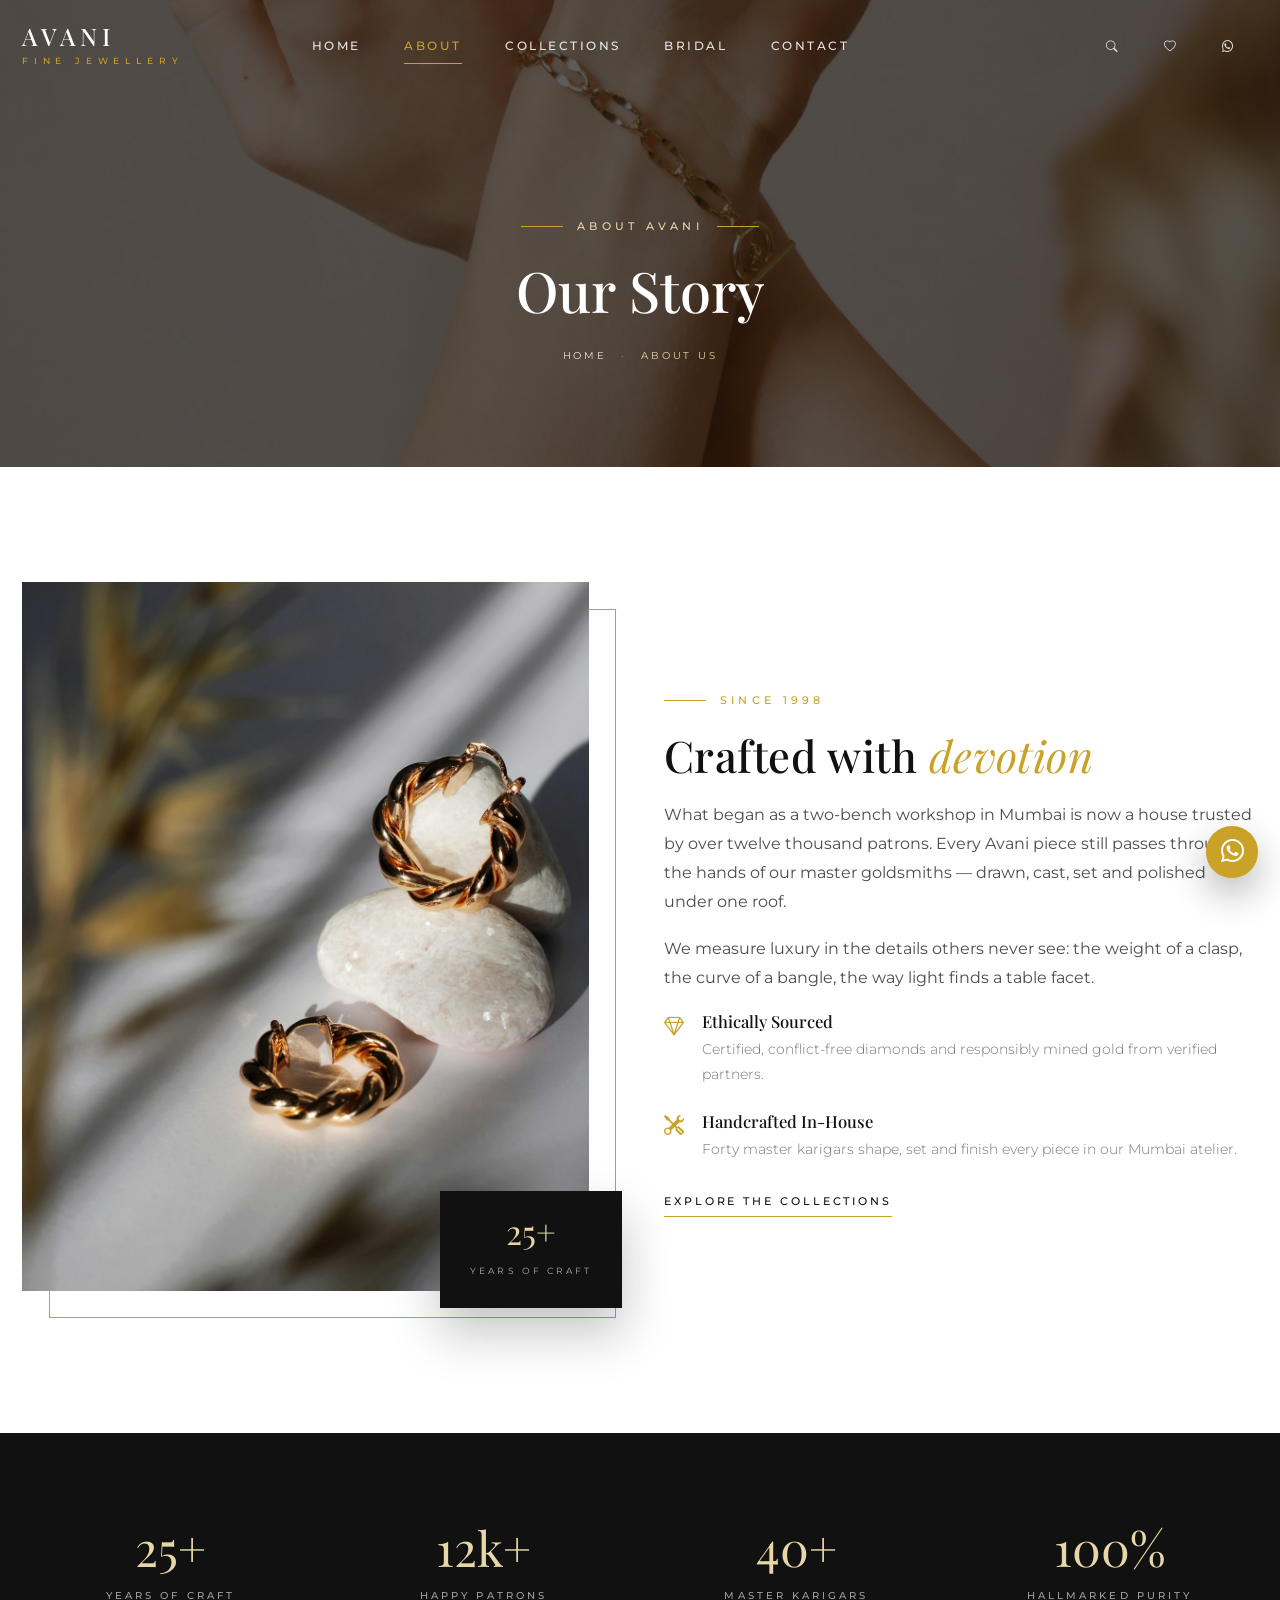
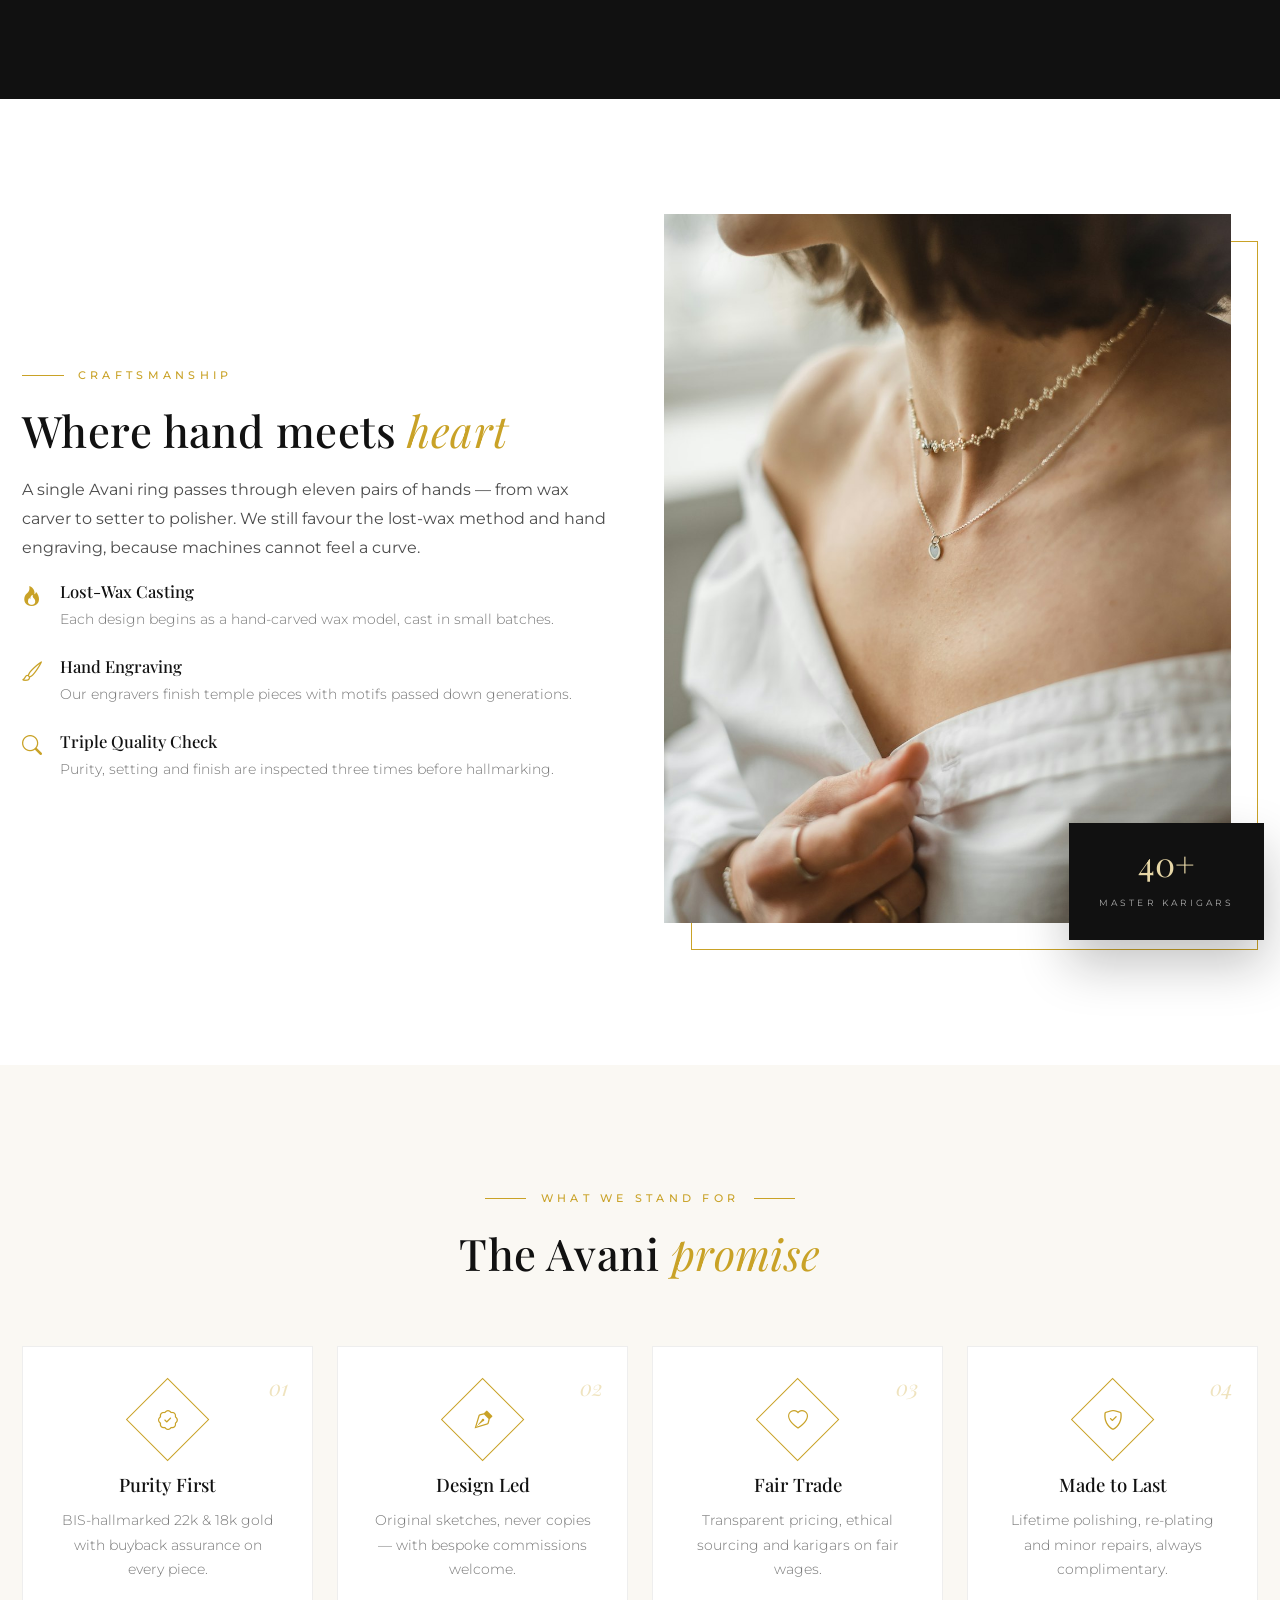
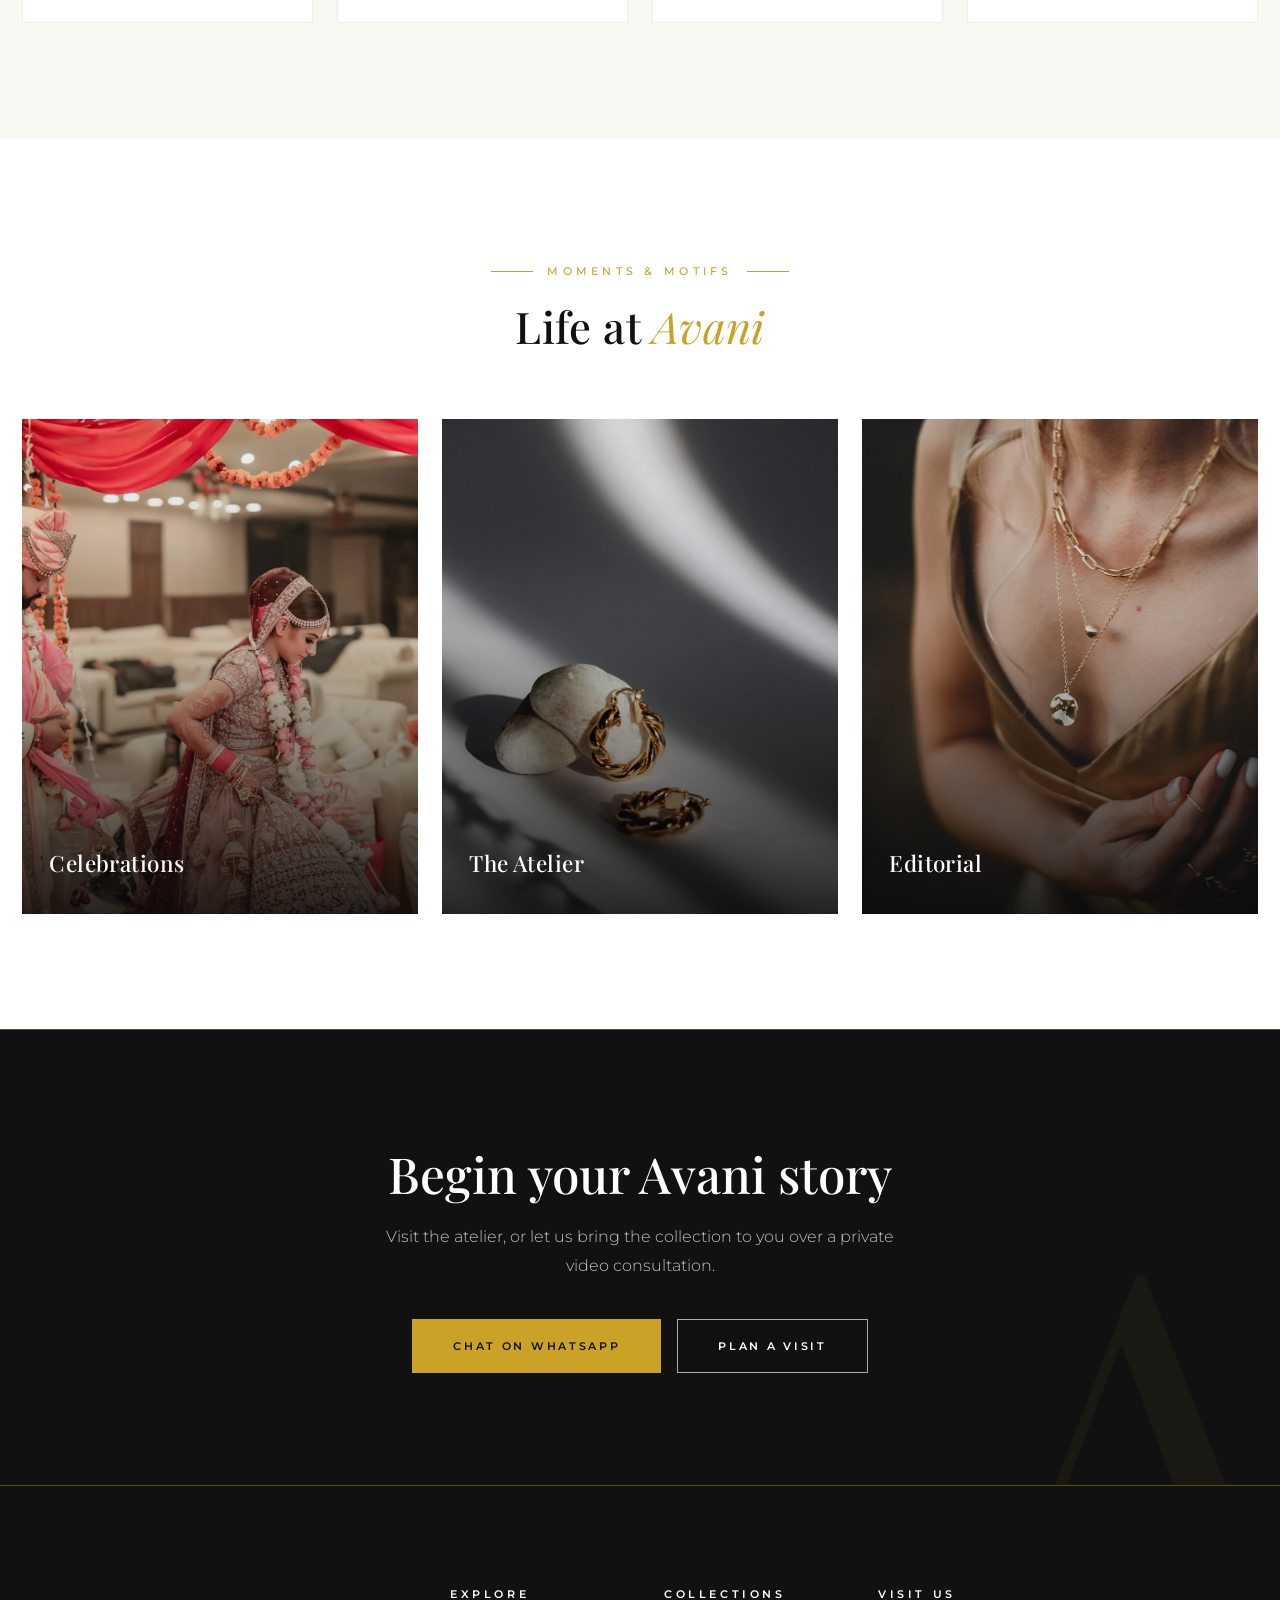
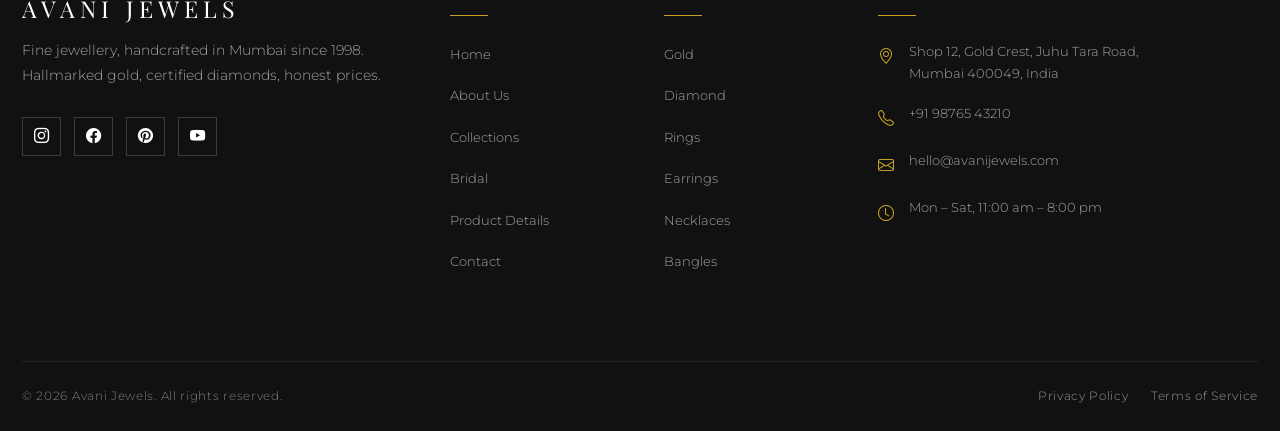
<file: about.html>
<!DOCTYPE html>
<html lang="en">
<head>
  <meta charset="UTF-8">
  <meta name="viewport" content="width=device-width, initial-scale=1">
  <title>About Us | Avani Jewels — A Legacy of Handcrafted Jewellery Since 1998</title>
  <meta name="description" content="Discover the story of Avani Jewels — three generations of master goldsmiths in Mumbai crafting hallmarked gold and certified diamond jewellery with honesty and heart.">
  <meta name="keywords" content="about Avani Jewels, jewellery craftsmanship Mumbai, goldsmith heritage, bespoke jewellery India">
  <meta name="author" content="Avani Jewels">
  <meta name="theme-color" content="#111111">
  <!-- TODO: replace avanijewels.com with the live domain before publishing -->
  <link rel="canonical" href="https://avanijewels.com/about.html">
  <meta property="og:type" content="website">
  <meta property="og:site_name" content="Avani Jewels">
  <meta property="og:title" content="About Avani Jewels | Crafted with Devotion Since 1998">
  <meta property="og:description" content="Three generations of master goldsmiths crafting hallmarked gold and certified diamond jewellery.">
  <meta property="og:url" content="https://avanijewels.com/about.html">
  <meta property="og:image" content="https://avanijewels.com/images/about/craftsmanship.jpg">
  <meta name="twitter:card" content="summary_large_image">
  <meta name="twitter:title" content="About Avani Jewels">
  <meta name="twitter:description" content="Three generations of master goldsmiths crafting hallmarked gold and certified diamond jewellery.">
  <meta name="twitter:image" content="https://avanijewels.com/images/about/craftsmanship.jpg">
  <link rel="icon" type="image/svg+xml" href="favicon/favicon.svg">
  <link rel="preconnect" href="https://fonts.googleapis.com">
  <link rel="preconnect" href="https://fonts.gstatic.com" crossorigin>
  <link href="https://fonts.googleapis.com/css2?family=Playfair+Display:ital,wght@0,400;0,500;0,600;1,400;1,500&amp;family=Cormorant+Garamond:ital,wght@0,400;0,500;1,400&amp;family=Montserrat:wght@300;400;500;600&amp;display=swap" rel="stylesheet">
  <link href="https://cdn.jsdelivr.net/npm/bootstrap@5.3.3/dist/css/bootstrap.min.css" rel="stylesheet">
  <link href="https://cdn.jsdelivr.net/npm/bootstrap-icons@1.11.3/font/bootstrap-icons.min.css" rel="stylesheet">
  <link rel="stylesheet" href="css/style.css">
</head>
<body>

  <!-- ======= HEADER ======= -->
  <header id="siteHeader" class="site-header">
    <nav class="navbar navbar-expand-lg" aria-label="Main navigation">
      <div class="container container-lux">
        <a class="navbar-brand" href="index.html" aria-label="Avani Jewels — Home">
          <span class="brand-name">Avani</span>
          <span class="brand-sub">Fine Jewellery</span>
        </a>
        <button class="navbar-toggler" type="button" data-bs-toggle="collapse" data-bs-target="#mainNav" aria-controls="mainNav" aria-expanded="false" aria-label="Toggle navigation">
          <span class="navbar-toggler-icon"></span>
        </button>
        <div class="collapse navbar-collapse" id="mainNav">
          <ul class="navbar-nav mx-auto">
            <li class="nav-item"><a class="nav-link" href="index.html">Home</a></li>
            <li class="nav-item"><a class="nav-link active" aria-current="page" href="about.html">About</a></li>
            <li class="nav-item"><a class="nav-link" href="collections.html">Collections</a></li>
            <li class="nav-item"><a class="nav-link" href="bridal.html">Bridal</a></li>
            <li class="nav-item"><a class="nav-link" href="contact.html">Contact</a></li>
          </ul>
          <ul class="navbar-nav nav-icons ms-auto">
            <li class="nav-item">
              <a class="nav-link" href="#" data-bs-toggle="modal" data-bs-target="#searchModal" aria-label="Search"><i class="bi bi-search"></i></a>
            </li>
            <li class="nav-item">
              <a class="nav-link" href="#" data-bs-toggle="modal" data-bs-target="#wishListModal" aria-label="Wishlist">
                <i class="bi bi-heart"></i><span class="wish-count" id="wishCount" hidden>0</span>
              </a>
            </li>
            <li class="nav-item">
              <a class="nav-link js-whatsapp" href="#" aria-label="Chat with us on WhatsApp"><i class="bi bi-whatsapp"></i></a>
            </li>
          </ul>
        </div>
      </div>
    </nav>
  </header>

  <main>

    <!-- ======= PAGE HERO ======= -->
    <section class="page-hero" style="background-image:url('images/about/brand-story.jpg');">
      <div class="container">
        <span class="eyebrow eyebrow--center">About Avani</span>
        <h1 class="page-hero-title">Our Story</h1>
        <nav class="breadcrumb-lux" aria-label="Breadcrumb">
          <a href="index.html">Home</a><span class="sep">&middot;</span><span class="current">About Us</span>
        </nav>
      </div>
    </section>

    <!-- ======= BRAND STORY ======= -->
    <section class="section" aria-labelledby="storyTitle">
      <div class="container container-lux">
        <div class="row align-items-center g-5">
          <div class="col-lg-6 reveal">
            <div class="about-media">
              <img src="images/about/craftsmanship.jpg" alt="Gold hoop earrings arranged with dried botanicals in the Avani atelier">
              <div class="about-badge"><span class="num">25+</span><span class="label">Years of Craft</span></div>
            </div>
          </div>
          <div class="col-lg-6 reveal rv-d2">
            <span class="eyebrow">Since 1998</span>
            <h2 class="section-title" id="storyTitle">Crafted with <span class="title-accent">devotion</span></h2>
            <p>What began as a two-bench workshop in Mumbai is now a house trusted by over twelve thousand patrons. Every Avani piece still passes through the hands of our master goldsmiths &mdash; drawn, cast, set and polished under one roof.</p>
            <p>We measure luxury in the details others never see: the weight of a clasp, the curve of a bangle, the way light finds a table facet.</p>
            <div class="about-point"><i class="bi bi-gem"></i><div><h4>Ethically Sourced</h4><p>Certified, conflict-free diamonds and responsibly mined gold from verified partners.</p></div></div>
            <div class="about-point"><i class="bi bi-tools"></i><div><h4>Handcrafted In-House</h4><p>Forty master karigars shape, set and finish every piece in our Mumbai atelier.</p></div></div>
            <a class="link-gold" href="collections.html">Explore the Collections</a>
          </div>
        </div>
      </div>
    </section>

    <!-- ======= STATS ======= -->
    <section class="section section-dark section-sm" aria-label="Avani Jewels in numbers">
      <div class="container container-lux">
        <div class="row row-cols-2 row-cols-lg-4 g-3">
          <div class="col reveal"><div class="stat"><span class="num">25+</span><span class="label">Years of Craft</span></div></div>
          <div class="col reveal rv-d1"><div class="stat"><span class="num">12k+</span><span class="label">Happy Patrons</span></div></div>
          <div class="col reveal rv-d2"><div class="stat"><span class="num">40+</span><span class="label">Master Karigars</span></div></div>
          <div class="col reveal rv-d3"><div class="stat"><span class="num">100%</span><span class="label">Hallmarked Purity</span></div></div>
        </div>
      </div>
    </section>

    <!-- ======= CRAFTSMANSHIP ======= -->
    <section class="section" aria-labelledby="craftTitle">
      <div class="container container-lux">
        <div class="row align-items-center g-5 flex-lg-row-reverse">
          <div class="col-lg-6 reveal">
            <div class="about-media">
              <img src="images/about/atelier.jpg" alt="Layered gold necklaces styled during a fitting at the atelier">
              <div class="about-badge"><span class="num">40+</span><span class="label">Master Karigars</span></div>
            </div>
          </div>
          <div class="col-lg-6 reveal rv-d2">
            <span class="eyebrow">Craftsmanship</span>
            <h2 class="section-title" id="craftTitle">Where hand meets <span class="title-accent">heart</span></h2>
            <p>A single Avani ring passes through eleven pairs of hands &mdash; from wax carver to setter to polisher. We still favour the lost-wax method and hand engraving, because machines cannot feel a curve.</p>
            <div class="about-point"><i class="bi bi-fire"></i><div><h4>Lost-Wax Casting</h4><p>Each design begins as a hand-carved wax model, cast in small batches.</p></div></div>
            <div class="about-point"><i class="bi bi-brush"></i><div><h4>Hand Engraving</h4><p>Our engravers finish temple pieces with motifs passed down generations.</p></div></div>
            <div class="about-point"><i class="bi bi-search"></i><div><h4>Triple Quality Check</h4><p>Purity, setting and finish are inspected three times before hallmarking.</p></div></div>
          </div>
        </div>
      </div>
    </section>

    <!-- ======= VALUES ======= -->
    <section class="section section-ivory" aria-labelledby="valuesTitle">
      <div class="container container-lux">
        <div class="section-head text-center reveal">
          <span class="eyebrow eyebrow--center">What We Stand For</span>
          <h2 class="section-title" id="valuesTitle">The Avani <span class="title-accent">promise</span></h2>
        </div>
        <div class="row row-cols-1 row-cols-md-2 row-cols-lg-4 g-4">
          <div class="col reveal"><div class="feature-card"><span class="feature-num">01</span><span class="feature-icon"><i class="bi bi-patch-check"></i></span><h3 class="feature-title">Purity First</h3><p class="feature-text">BIS-hallmarked 22k &amp; 18k gold with buyback assurance on every piece.</p></div></div>
          <div class="col reveal rv-d1"><div class="feature-card"><span class="feature-num">02</span><span class="feature-icon"><i class="bi bi-vector-pen"></i></span><h3 class="feature-title">Design Led</h3><p class="feature-text">Original sketches, never copies &mdash; with bespoke commissions welcome.</p></div></div>
          <div class="col reveal rv-d2"><div class="feature-card"><span class="feature-num">03</span><span class="feature-icon"><i class="bi bi-heart"></i></span><h3 class="feature-title">Fair Trade</h3><p class="feature-text">Transparent pricing, ethical sourcing and karigars on fair wages.</p></div></div>
          <div class="col reveal rv-d3"><div class="feature-card"><span class="feature-num">04</span><span class="feature-icon"><i class="bi bi-shield-check"></i></span><h3 class="feature-title">Made to Last</h3><p class="feature-text">Lifetime polishing, re-plating and minor repairs, always complimentary.</p></div></div>
        </div>
      </div>
    </section>

    <!-- ======= CRAFT GALLERY ======= -->
    <section class="section" aria-labelledby="galleryTitle">
      <div class="container container-lux">
        <div class="section-head text-center reveal">
          <span class="eyebrow eyebrow--center">Moments &amp; Motifs</span>
          <h2 class="section-title" id="galleryTitle">Life at <span class="title-accent">Avani</span></h2>
        </div>
        <div class="row row-cols-1 row-cols-md-3 g-4">
          <div class="col reveal"><a class="collection-card" href="bridal.html"><div class="collection-media"><img src="images/about/detail.jpg" alt="Traditional Indian wedding ceremony with bridal jewellery" loading="lazy"></div><div class="collection-veil"></div><div class="collection-body"><h3 class="collection-name">Celebrations</h3></div></a></div>
          <div class="col reveal rv-d1"><a class="collection-card" href="collections.html#earrings"><div class="collection-media"><img src="images/collections/earrings.jpg" alt="Twisted gold hoops photographed with dried florals" loading="lazy"></div><div class="collection-veil"></div><div class="collection-body"><h3 class="collection-name">The Atelier</h3></div></a></div>
          <div class="col reveal rv-d2"><a class="collection-card" href="collections.html#necklaces"><div class="collection-media"><img src="images/gallery/gallery-2.jpg" alt="Layered gold chain necklaces styled with a gold gown" loading="lazy"></div><div class="collection-veil"></div><div class="collection-body"><h3 class="collection-name">Editorial</h3></div></a></div>
        </div>
      </div>
    </section>

    <!-- ======= CTA ======= -->
    <section class="cta-band" aria-labelledby="ctaTitle">
      <div class="container">
        <h2 class="cta-title" id="ctaTitle">Begin your Avani story</h2>
        <p class="cta-text">Visit the atelier, or let us bring the collection to you over a private video consultation.</p>
        <div class="cta-actions">
          <a href="#" class="btn-avani-gold js-whatsapp">Chat on WhatsApp</a>
          <a href="contact.html" class="btn-avani-light">Plan a Visit</a>
        </div>
      </div>
    </section>

  </main>

  <!-- ======= FOOTER ======= -->
  <footer class="site-footer">
    <div class="container container-lux">
      <div class="row g-5">
        <div class="col-lg-4">
          <p class="footer-brand-name">Avani <span>Jewels</span></p>
          <p class="footer-tagline">Fine jewellery, handcrafted in Mumbai since 1998. Hallmarked gold, certified diamonds, honest prices.</p>
          <div class="footer-social">
            <a href="https://instagram.com" target="_blank" rel="noopener" aria-label="Instagram"><i class="bi bi-instagram"></i></a>
            <a href="https://facebook.com" target="_blank" rel="noopener" aria-label="Facebook"><i class="bi bi-facebook"></i></a>
            <a href="https://pinterest.com" target="_blank" rel="noopener" aria-label="Pinterest"><i class="bi bi-pinterest"></i></a>
            <a href="https://youtube.com" target="_blank" rel="noopener" aria-label="YouTube"><i class="bi bi-youtube"></i></a>
          </div>
        </div>
        <div class="col-6 col-lg-2">
          <h3 class="footer-title">Explore</h3>
          <ul class="footer-links">
            <li><a href="index.html">Home</a></li>
            <li><a href="about.html">About Us</a></li>
            <li><a href="collections.html">Collections</a></li>
            <li><a href="bridal.html">Bridal</a></li>
            <li><a href="product.html">Product Details</a></li>
            <li><a href="contact.html">Contact</a></li>
          </ul>
        </div>
        <div class="col-6 col-lg-2">
          <h3 class="footer-title">Collections</h3>
          <ul class="footer-links">
            <li><a href="collections.html#gold">Gold</a></li>
            <li><a href="collections.html#diamond">Diamond</a></li>
            <li><a href="collections.html#rings">Rings</a></li>
            <li><a href="collections.html#earrings">Earrings</a></li>
            <li><a href="collections.html#necklaces">Necklaces</a></li>
            <li><a href="collections.html#bangles">Bangles</a></li>
          </ul>
        </div>
        <div class="col-lg-4">
          <h3 class="footer-title">Visit Us</h3>
          <ul class="footer-contact">
            <li><i class="bi bi-geo-alt"></i><span>Shop 12, Gold Crest, Juhu Tara Road,<br>Mumbai 400049, India</span></li>
            <li><i class="bi bi-telephone"></i><a href="tel:+919876543210">+91 98765 43210</a></li>
            <li><i class="bi bi-envelope"></i><a href="mailto:hello@avanijewels.com">hello@avanijewels.com</a></li>
            <li><i class="bi bi-clock"></i><span>Mon &ndash; Sat, 11:00 am &ndash; 8:00 pm</span></li>
          </ul>
        </div>
      </div>
      <div class="footer-bottom d-md-flex justify-content-between align-items-center">
        <p class="mb-0">&copy; <span class="js-year">2025</span> Avani Jewels. All rights reserved.</p>
        <div class="legal">
          <a href="#">Privacy Policy</a>
          <a href="#">Terms of Service</a>
        </div>
      </div>
    </div>
  </footer>

  <!-- Floating WhatsApp -->
  <a class="whatsapp-float js-whatsapp" href="#" aria-label="Chat with Avani Jewels on WhatsApp"><i class="bi bi-whatsapp"></i></a>

  <!-- ======= SEARCH MODAL ======= -->
  <div class="modal fade" id="searchModal" tabindex="-1" aria-labelledby="searchModalLabel" aria-hidden="true">
    <div class="modal-dialog modal-dialog-centered modal-lg modal-lux">
      <div class="modal-content">
        <button type="button" class="btn-close" data-bs-dismiss="modal" aria-label="Close"></button>
        <h2 class="visually-hidden" id="searchModalLabel">Search Avani Jewels</h2>
        <form role="search" action="collections.html">
          <input type="search" class="form-control search-input" id="searchInput" placeholder="Search rings, necklaces, earrings&hellip;" aria-label="Search jewellery">
        </form>
        <div class="search-tags">
          <a href="collections.html#rings">Rings</a>
          <a href="collections.html#necklaces">Necklaces</a>
          <a href="collections.html#earrings">Earrings</a>
          <a href="collections.html#diamond">Diamond</a>
          <a href="bridal.html">Bridal</a>
        </div>
      </div>
    </div>
  </div>

  <!-- ======= WISHLIST MODAL ======= -->
  <div class="modal fade" id="wishListModal" tabindex="-1" aria-labelledby="wishListModalLabel" aria-hidden="true">
    <div class="modal-dialog modal-dialog-centered modal-lg modal-lux">
      <div class="modal-content">
        <button type="button" class="btn-close" data-bs-dismiss="modal" aria-label="Close"></button>
        <h2 class="section-title" id="wishListModalLabel" style="font-size:1.5rem;">Your Wishlist</h2>
        <ul class="wish-list" id="wishListItems"></ul>
        <p class="wish-empty" id="wishListEmpty">Your wishlist is empty &mdash; tap the heart on any piece to save it here.</p>
        <div class="mt-4">
          <a href="collections.html" class="btn-avani btn-avani-sm">Explore Collections</a>
        </div>
      </div>
    </div>
  </div>

  <script src="https://cdn.jsdelivr.net/npm/bootstrap@5.3.3/dist/js/bootstrap.bundle.min.js"></script>
  <script src="js/main.js"></script>
</body>
</html>
</file>
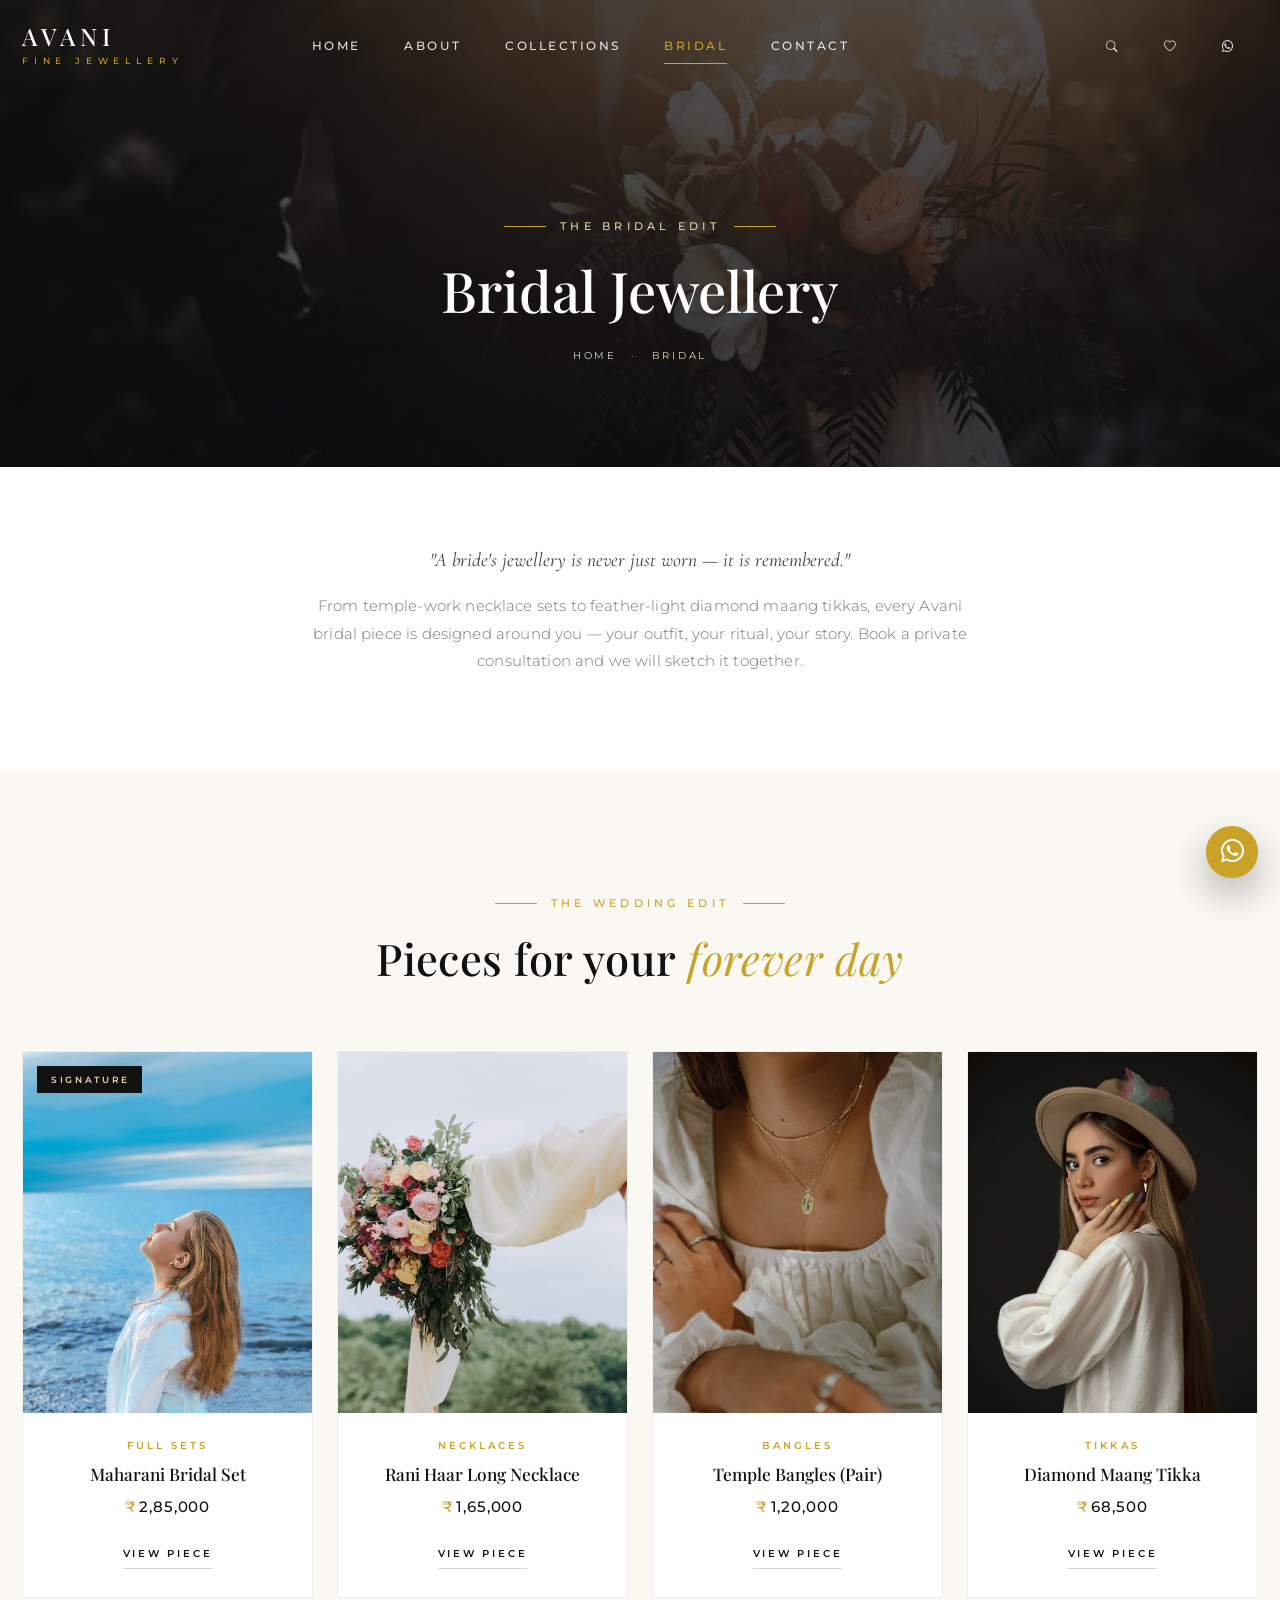
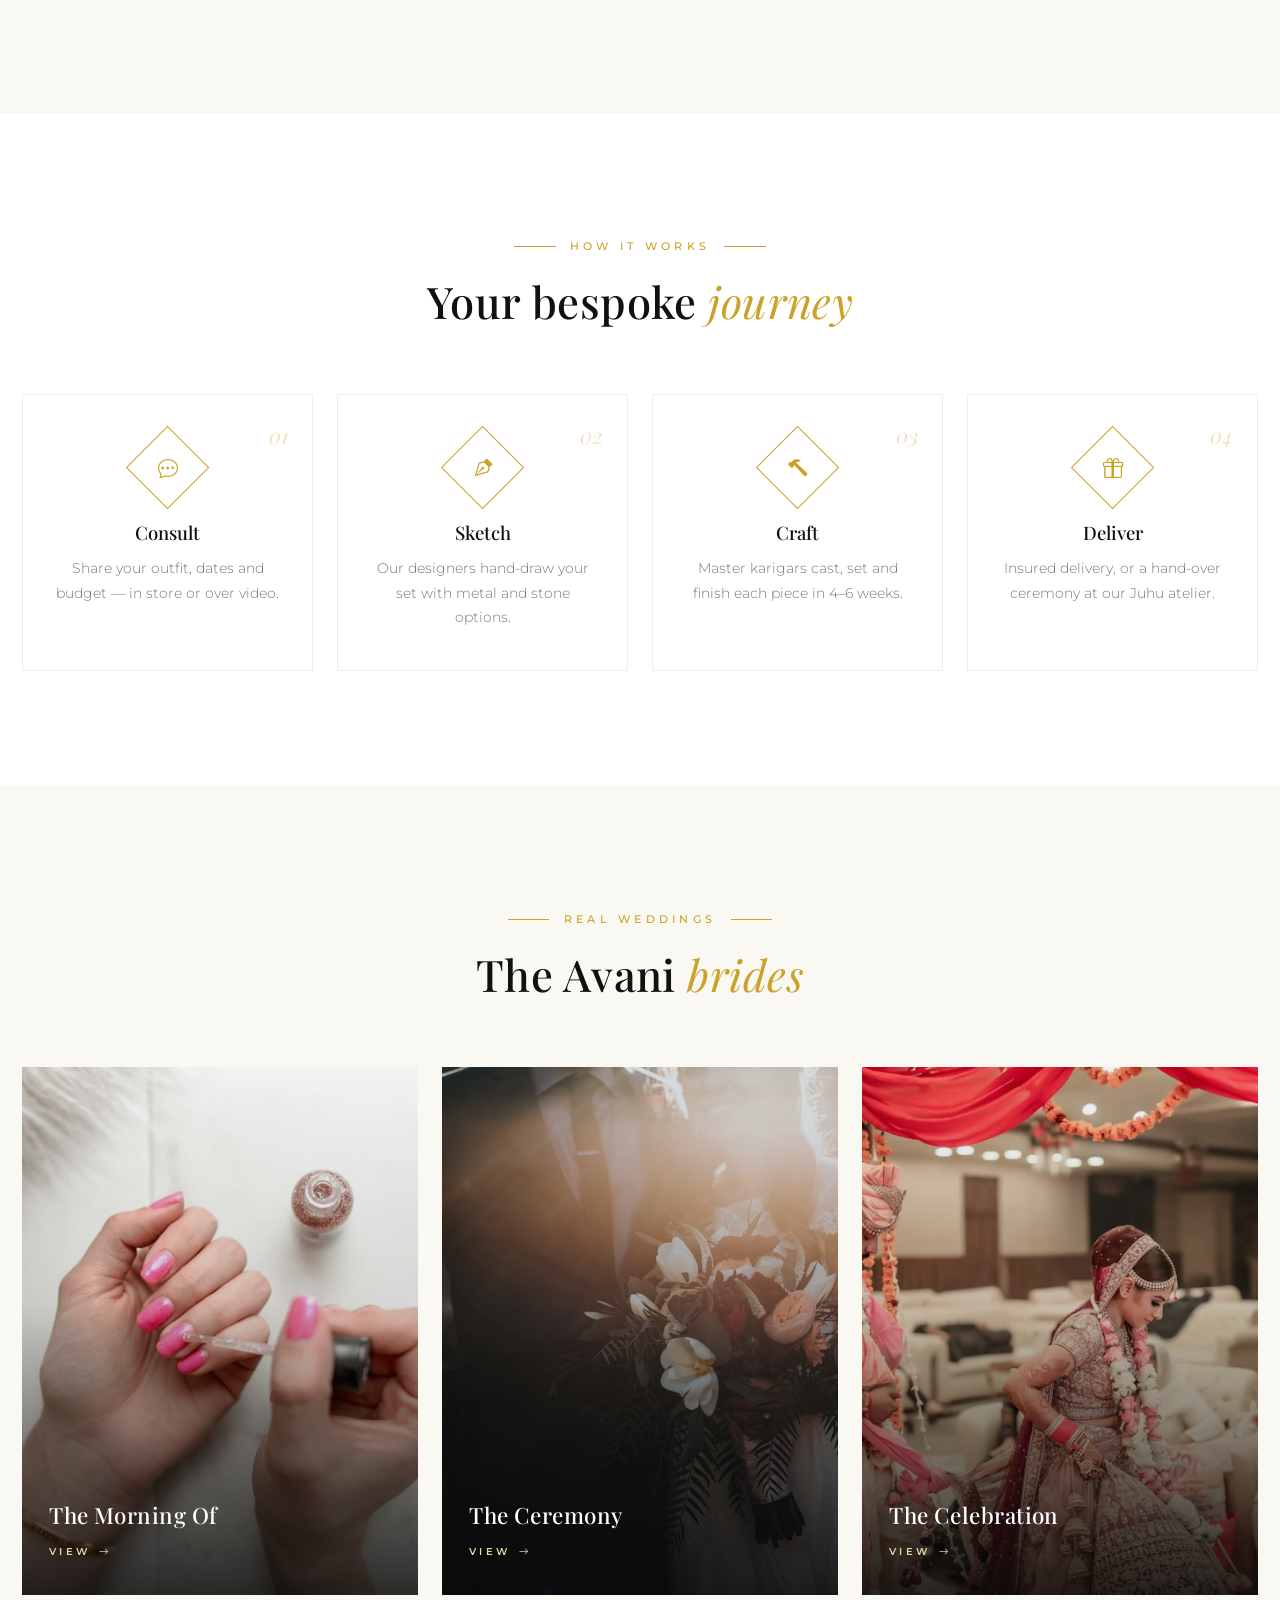
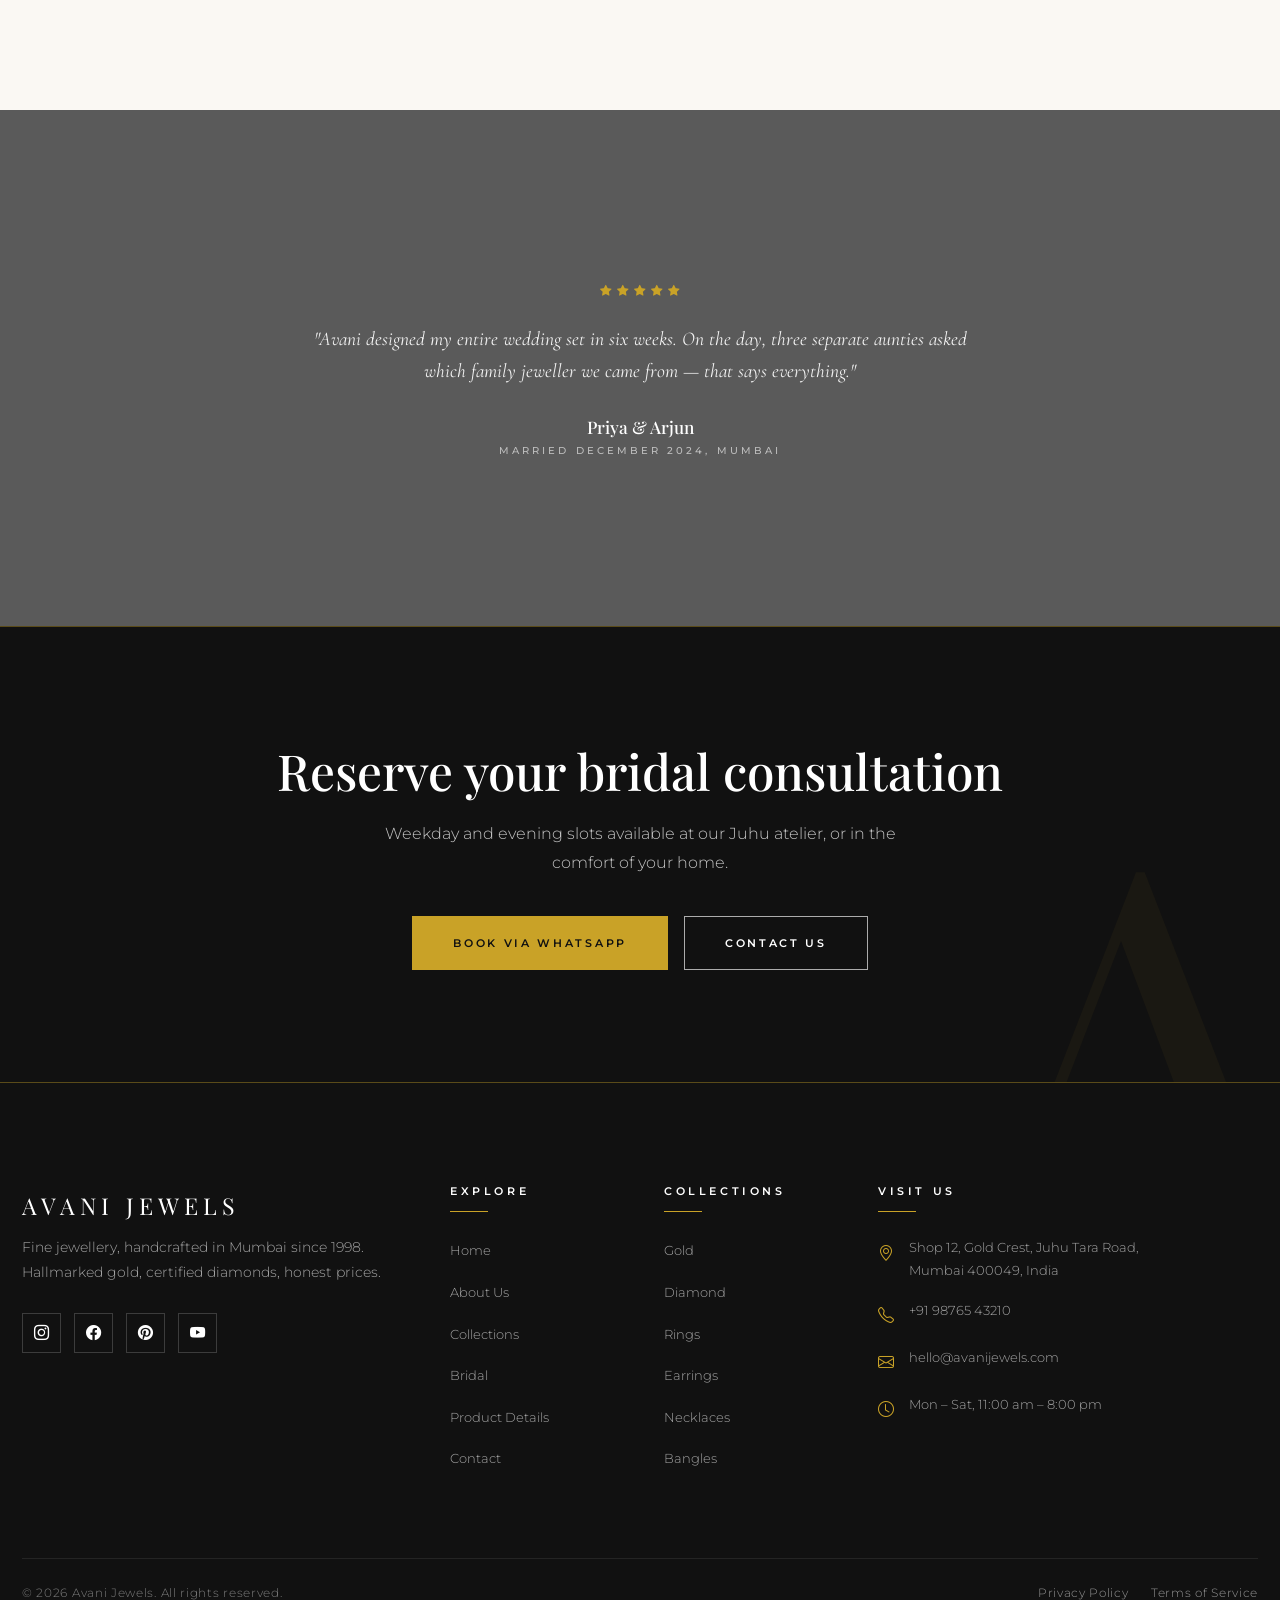
<file: bridal.html>
<!DOCTYPE html>
<html lang="en">
<head>
  <meta charset="UTF-8">
  <meta name="viewport" content="width=device-width, initial-scale=1">
  <title>Bridal Jewellery | Avani Jewels — Heirloom Wedding Sets, Mumbai</title>
  <meta name="description" content="Avani Jewels bridal edit: heirloom necklace sets, maang tikkas, bangles and bespoke wedding jewellery designed with you. Private bridal consultations in Mumbai.">
  <meta name="keywords" content="bridal jewellery, wedding necklace set, maang tikka, bridal bangles, bespoke bridal jewellery Mumbai">
  <meta name="author" content="Avani Jewels">
  <meta name="theme-color" content="#111111">
  <!-- TODO: replace avanijewels.com with the live domain before publishing -->
  <link rel="canonical" href="https://avanijewels.com/bridal.html">
  <meta property="og:type" content="website">
  <meta property="og:site_name" content="Avani Jewels">
  <meta property="og:title" content="The Bridal Edit | Avani Jewels">
  <meta property="og:description" content="Heirloom bridal sets and bespoke wedding jewellery, designed with you for your forever day.">
  <meta property="og:url" content="https://avanijewels.com/bridal.html">
  <meta property="og:image" content="https://avanijewels.com/images/bridal/bridal-hero.jpg">
  <meta name="twitter:card" content="summary_large_image">
  <meta name="twitter:title" content="The Bridal Edit | Avani Jewels">
  <meta name="twitter:description" content="Heirloom bridal sets and bespoke wedding jewellery, designed with you for your forever day.">
  <meta name="twitter:image" content="https://avanijewels.com/images/bridal/bridal-hero.jpg">
  <link rel="icon" type="image/svg+xml" href="favicon/favicon.svg">
  <link rel="preconnect" href="https://fonts.googleapis.com">
  <link rel="preconnect" href="https://fonts.gstatic.com" crossorigin>
  <link href="https://fonts.googleapis.com/css2?family=Playfair+Display:ital,wght@0,400;0,500;0,600;1,400;1,500&amp;family=Cormorant+Garamond:ital,wght@0,400;0,500;1,400&amp;family=Montserrat:wght@300;400;500;600&amp;display=swap" rel="stylesheet">
  <link href="https://cdn.jsdelivr.net/npm/bootstrap@5.3.3/dist/css/bootstrap.min.css" rel="stylesheet">
  <link href="https://cdn.jsdelivr.net/npm/bootstrap-icons@1.11.3/font/bootstrap-icons.min.css" rel="stylesheet">
  <link rel="stylesheet" href="css/style.css">
</head>
<body>

  <!-- ======= HEADER ======= -->
  <header id="siteHeader" class="site-header">
    <nav class="navbar navbar-expand-lg" aria-label="Main navigation">
      <div class="container container-lux">
        <a class="navbar-brand" href="index.html" aria-label="Avani Jewels — Home">
          <span class="brand-name">Avani</span>
          <span class="brand-sub">Fine Jewellery</span>
        </a>
        <button class="navbar-toggler" type="button" data-bs-toggle="collapse" data-bs-target="#mainNav" aria-controls="mainNav" aria-expanded="false" aria-label="Toggle navigation">
          <span class="navbar-toggler-icon"></span>
        </button>
        <div class="collapse navbar-collapse" id="mainNav">
          <ul class="navbar-nav mx-auto">
            <li class="nav-item"><a class="nav-link" href="index.html">Home</a></li>
            <li class="nav-item"><a class="nav-link" href="about.html">About</a></li>
            <li class="nav-item"><a class="nav-link" href="collections.html">Collections</a></li>
            <li class="nav-item"><a class="nav-link active" aria-current="page" href="bridal.html">Bridal</a></li>
            <li class="nav-item"><a class="nav-link" href="contact.html">Contact</a></li>
          </ul>
          <ul class="navbar-nav nav-icons ms-auto">
            <li class="nav-item">
              <a class="nav-link" href="#" data-bs-toggle="modal" data-bs-target="#searchModal" aria-label="Search"><i class="bi bi-search"></i></a>
            </li>
            <li class="nav-item">
              <a class="nav-link" href="#" data-bs-toggle="modal" data-bs-target="#wishListModal" aria-label="Wishlist">
                <i class="bi bi-heart"></i><span class="wish-count" id="wishCount" hidden>0</span>
              </a>
            </li>
            <li class="nav-item">
              <a class="nav-link js-whatsapp" href="#" aria-label="Chat with us on WhatsApp"><i class="bi bi-whatsapp"></i></a>
            </li>
          </ul>
        </div>
      </div>
    </nav>
  </header>

  <main>

    <!-- ======= PAGE HERO ======= -->
    <section class="page-hero" style="background-image:url('images/bridal/bridal-couple.jpg');">
      <div class="container">
        <span class="eyebrow eyebrow--center">The Bridal Edit</span>
        <h1 class="page-hero-title">Bridal Jewellery</h1>
        <nav class="breadcrumb-lux" aria-label="Breadcrumb">
          <a href="index.html">Home</a><span class="sep">&middot;</span><span class="current">Bridal</span>
        </nav>
      </div>
    </section>

    <!-- ======= INTRO ======= -->
    <section class="section-sm text-center" aria-labelledby="bridalIntro">
      <div class="container reveal" style="max-width: 780px;">
        <p class="testimonial-text" style="margin-bottom: 1rem;">"A bride's jewellery is never just worn &mdash; it is remembered."</p>
        <p class="section-sub mx-auto" id="bridalIntro">From temple-work necklace sets to feather-light diamond maang tikkas, every Avani bridal piece is designed around you &mdash; your outfit, your ritual, your story. Book a private consultation and we will sketch it together.</p>
      </div>
    </section>

    <!-- ======= BRIDAL PRODUCTS ======= -->
    <section class="section section-ivory" aria-labelledby="bridalPieces">
      <div class="container container-lux">
        <div class="section-head text-center reveal">
          <span class="eyebrow eyebrow--center">The Wedding Edit</span>
          <h2 class="section-title" id="bridalPieces">Pieces for your <span class="title-accent">forever day</span></h2>
        </div>
        <div class="row row-cols-2 row-cols-lg-4 g-3 g-lg-4">
          <div class="col reveal"><article class="product-card"><div class="product-media"><span class="product-tag">Signature</span><button type="button" class="wishlist-btn" data-wish="b1" data-wish-name="Maharani Bridal Set" data-wish-price="₹2,85,000" aria-label="Add Maharani Bridal Set to wishlist" aria-pressed="false"><i class="bi bi-heart"></i></button><a href="product.html" aria-label="View Maharani Bridal Set"><img src="images/bridal/bridal-set.jpg" alt="Layered gold bridal necklace set with pendant" loading="lazy"></a></div><div class="product-body"><p class="product-cat">Full Sets</p><h3 class="product-name"><a href="product.html">Maharani Bridal Set</a></h3><p class="product-price"><span class="cur">₹</span>2,85,000</p><a class="product-view" href="product.html">View Piece</a></div></article></div>
          <div class="col reveal rv-d1"><article class="product-card"><div class="product-media"><button type="button" class="wishlist-btn" data-wish="b2" data-wish-name="Rani Haar Long Necklace" data-wish-price="₹1,65,000" aria-label="Add Rani Haar Long Necklace to wishlist" aria-pressed="false"><i class="bi bi-heart"></i></button><a href="product.html" aria-label="View Rani Haar Long Necklace"><img src="images/bridal/bridal-necklace.jpg" alt="Gold rani haar layered necklace on the bride" loading="lazy"></a></div><div class="product-body"><p class="product-cat">Necklaces</p><h3 class="product-name"><a href="product.html">Rani Haar Long Necklace</a></h3><p class="product-price"><span class="cur">₹</span>1,65,000</p><a class="product-view" href="product.html">View Piece</a></div></article></div>
          <div class="col reveal rv-d2"><article class="product-card"><div class="product-media"><button type="button" class="wishlist-btn" data-wish="b3" data-wish-name="Temple Bangles (Pair)" data-wish-price="₹1,20,000" aria-label="Add Temple Bangles to wishlist" aria-pressed="false"><i class="bi bi-heart"></i></button><a href="product.html" aria-label="View Temple Bangles"><img src="images/bridal/bridal-bangles.jpg" alt="Bride wearing traditional gold bangles" loading="lazy"></a></div><div class="product-body"><p class="product-cat">Bangles</p><h3 class="product-name"><a href="product.html">Temple Bangles (Pair)</a></h3><p class="product-price"><span class="cur">₹</span>1,20,000</p><a class="product-view" href="product.html">View Piece</a></div></article></div>
          <div class="col reveal rv-d3"><article class="product-card"><div class="product-media"><button type="button" class="wishlist-btn" data-wish="b4" data-wish-name="Diamond Maang Tikka" data-wish-price="₹68,500" aria-label="Add Diamond Maang Tikka to wishlist" aria-pressed="false"><i class="bi bi-heart"></i></button><a href="product.html" aria-label="View Diamond Maang Tikka"><img src="images/bridal/bridal-maang.jpg" alt="Bride with a delicate diamond maang tikka" loading="lazy"></a></div><div class="product-body"><p class="product-cat">Tikkas</p><h3 class="product-name"><a href="product.html">Diamond Maang Tikka</a></h3><p class="product-price"><span class="cur">₹</span>68,500</p><a class="product-view" href="product.html">View Piece</a></div></article></div>
        </div>
      </div>
    </section>

    <!-- ======= BRIDAL PROCESS ======= -->
    <section class="section" aria-labelledby="processTitle">
      <div class="container container-lux">
        <div class="section-head text-center reveal">
          <span class="eyebrow eyebrow--center">How It Works</span>
          <h2 class="section-title" id="processTitle">Your bespoke <span class="title-accent">journey</span></h2>
        </div>
        <div class="row row-cols-1 row-cols-md-2 row-cols-lg-4 g-4">
          <div class="col reveal"><div class="feature-card"><span class="feature-num">01</span><span class="feature-icon"><i class="bi bi-chat-dots"></i></span><h3 class="feature-title">Consult</h3><p class="feature-text">Share your outfit, dates and budget &mdash; in store or over video.</p></div></div>
          <div class="col reveal rv-d1"><div class="feature-card"><span class="feature-num">02</span><span class="feature-icon"><i class="bi bi-vector-pen"></i></span><h3 class="feature-title">Sketch</h3><p class="feature-text">Our designers hand-draw your set with metal and stone options.</p></div></div>
          <div class="col reveal rv-d2"><div class="feature-card"><span class="feature-num">03</span><span class="feature-icon"><i class="bi bi-hammer"></i></span><h3 class="feature-title">Craft</h3><p class="feature-text">Master karigars cast, set and finish each piece in 4&ndash;6 weeks.</p></div></div>
          <div class="col reveal rv-d3"><div class="feature-card"><span class="feature-num">04</span><span class="feature-icon"><i class="bi bi-gift"></i></span><h3 class="feature-title">Deliver</h3><p class="feature-text">Insured delivery, or a hand-over ceremony at our Juhu atelier.</p></div></div>
        </div>
      </div>
    </section>

    <!-- ======= LOOKBOOK ======= -->
    <section class="section section-ivory" aria-labelledby="lookTitle">
      <div class="container container-lux">
        <div class="section-head text-center reveal">
          <span class="eyebrow eyebrow--center">Real Weddings</span>
          <h2 class="section-title" id="lookTitle">The Avani <span class="title-accent">brides</span></h2>
        </div>
        <div class="row row-cols-1 row-cols-md-3 g-4">
          <div class="col reveal"><a class="collection-card" href="collections.html"><div class="collection-media" style="aspect-ratio:3/4;"><img src="images/bridal/bridal-prep.jpg" alt="Bride getting ready with delicate jewellery" loading="lazy"></div><div class="collection-veil"></div><div class="collection-body"><h3 class="collection-name">The Morning Of</h3><span class="collection-link">View <i class="bi bi-arrow-right"></i></span></div></a></div>
          <div class="col reveal rv-d1"><a class="collection-card" href="collections.html"><div class="collection-media" style="aspect-ratio:3/4;"><img src="images/bridal/bridal-couple.jpg" alt="Bride and groom at their ceremony" loading="lazy"></div><div class="collection-veil"></div><div class="collection-body"><h3 class="collection-name">The Ceremony</h3><span class="collection-link">View <i class="bi bi-arrow-right"></i></span></div></a></div>
          <div class="col reveal rv-d2"><a class="collection-card" href="collections.html"><div class="collection-media" style="aspect-ratio:3/4;"><img src="images/about/detail.jpg" alt="Traditional wedding celebration with petals" loading="lazy"></div><div class="collection-veil"></div><div class="collection-body"><h3 class="collection-name">The Celebration</h3><span class="collection-link">View <i class="bi bi-arrow-right"></i></span></div></a></div>
        </div>
      </div>
    </section>

    <!-- ======= TESTIMONIAL ======= -->
    <section class="bridal-banner" style="background-image:url('images/bridal/bridal-hero.jpg');" aria-label="Bridal client testimonial">
      <div class="container">
        <div class="mx-auto reveal" style="max-width:680px;">
          <div class="testimonial-stars justify-content-center" aria-label="5 out of 5 stars"><i class="bi bi-star-fill"></i><i class="bi bi-star-fill"></i><i class="bi bi-star-fill"></i><i class="bi bi-star-fill"></i><i class="bi bi-star-fill"></i></div>
          <p class="testimonial-text" style="color:rgba(255,255,255,0.92);">"Avani designed my entire wedding set in six weeks. On the day, three separate aunties asked which family jeweller we came from &mdash; that says everything."</p>
          <span class="testimonial-divider"></span>
          <h3 class="testimonial-name" style="color:#fff;">Priya &amp; Arjun</h3>
          <p class="testimonial-meta" style="color:rgba(255,255,255,0.6);">Married December 2024, Mumbai</p>
        </div>
      </div>
    </section>

    <!-- ======= CTA ======= -->
    <section class="cta-band" aria-labelledby="ctaTitle">
      <div class="container">
        <h2 class="cta-title" id="ctaTitle">Reserve your bridal consultation</h2>
        <p class="cta-text">Weekday and evening slots available at our Juhu atelier, or in the comfort of your home.</p>
        <div class="cta-actions">
          <a href="#" class="btn-avani-gold js-whatsapp" data-whatsapp-msg="Hello Avani Jewels! I would like to book a bridal consultation.">Book via WhatsApp</a>
          <a href="contact.html" class="btn-avani-light">Contact Us</a>
        </div>
      </div>
    </section>

  </main>

  <!-- ======= FOOTER ======= -->
  <footer class="site-footer">
    <div class="container container-lux">
      <div class="row g-5">
        <div class="col-lg-4">
          <p class="footer-brand-name">Avani <span>Jewels</span></p>
          <p class="footer-tagline">Fine jewellery, handcrafted in Mumbai since 1998. Hallmarked gold, certified diamonds, honest prices.</p>
          <div class="footer-social">
            <a href="https://instagram.com" target="_blank" rel="noopener" aria-label="Instagram"><i class="bi bi-instagram"></i></a>
            <a href="https://facebook.com" target="_blank" rel="noopener" aria-label="Facebook"><i class="bi bi-facebook"></i></a>
            <a href="https://pinterest.com" target="_blank" rel="noopener" aria-label="Pinterest"><i class="bi bi-pinterest"></i></a>
            <a href="https://youtube.com" target="_blank" rel="noopener" aria-label="YouTube"><i class="bi bi-youtube"></i></a>
          </div>
        </div>
        <div class="col-6 col-lg-2">
          <h3 class="footer-title">Explore</h3>
          <ul class="footer-links">
            <li><a href="index.html">Home</a></li>
            <li><a href="about.html">About Us</a></li>
            <li><a href="collections.html">Collections</a></li>
            <li><a href="bridal.html">Bridal</a></li>
            <li><a href="product.html">Product Details</a></li>
            <li><a href="contact.html">Contact</a></li>
          </ul>
        </div>
        <div class="col-6 col-lg-2">
          <h3 class="footer-title">Collections</h3>
          <ul class="footer-links">
            <li><a href="collections.html#gold">Gold</a></li>
            <li><a href="collections.html#diamond">Diamond</a></li>
            <li><a href="collections.html#rings">Rings</a></li>
            <li><a href="collections.html#earrings">Earrings</a></li>
            <li><a href="collections.html#necklaces">Necklaces</a></li>
            <li><a href="collections.html#bangles">Bangles</a></li>
          </ul>
        </div>
        <div class="col-lg-4">
          <h3 class="footer-title">Visit Us</h3>
          <ul class="footer-contact">
            <li><i class="bi bi-geo-alt"></i><span>Shop 12, Gold Crest, Juhu Tara Road,<br>Mumbai 400049, India</span></li>
            <li><i class="bi bi-telephone"></i><a href="tel:+919876543210">+91 98765 43210</a></li>
            <li><i class="bi bi-envelope"></i><a href="mailto:hello@avanijewels.com">hello@avanijewels.com</a></li>
            <li><i class="bi bi-clock"></i><span>Mon &ndash; Sat, 11:00 am &ndash; 8:00 pm</span></li>
          </ul>
        </div>
      </div>
      <div class="footer-bottom d-md-flex justify-content-between align-items-center">
        <p class="mb-0">&copy; <span class="js-year">2025</span> Avani Jewels. All rights reserved.</p>
        <div class="legal">
          <a href="#">Privacy Policy</a>
          <a href="#">Terms of Service</a>
        </div>
      </div>
    </div>
  </footer>

  <!-- Floating WhatsApp -->
  <a class="whatsapp-float js-whatsapp" href="#" aria-label="Chat with Avani Jewels on WhatsApp"><i class="bi bi-whatsapp"></i></a>

  <!-- ======= SEARCH MODAL ======= -->
  <div class="modal fade" id="searchModal" tabindex="-1" aria-labelledby="searchModalLabel" aria-hidden="true">
    <div class="modal-dialog modal-dialog-centered modal-lg modal-lux">
      <div class="modal-content">
        <button type="button" class="btn-close" data-bs-dismiss="modal" aria-label="Close"></button>
        <h2 class="visually-hidden" id="searchModalLabel">Search Avani Jewels</h2>
        <form role="search" action="collections.html">
          <input type="search" class="form-control search-input" id="searchInput" placeholder="Search rings, necklaces, earrings&hellip;" aria-label="Search jewellery">
        </form>
        <div class="search-tags">
          <a href="collections.html#rings">Rings</a>
          <a href="collections.html#necklaces">Necklaces</a>
          <a href="collections.html#earrings">Earrings</a>
          <a href="collections.html#diamond">Diamond</a>
          <a href="bridal.html">Bridal</a>
        </div>
      </div>
    </div>
  </div>

  <!-- ======= WISHLIST MODAL ======= -->
  <div class="modal fade" id="wishListModal" tabindex="-1" aria-labelledby="wishListModalLabel" aria-hidden="true">
    <div class="modal-dialog modal-dialog-centered modal-lg modal-lux">
      <div class="modal-content">
        <button type="button" class="btn-close" data-bs-dismiss="modal" aria-label="Close"></button>
        <h2 class="section-title" id="wishListModalLabel" style="font-size:1.5rem;">Your Wishlist</h2>
        <ul class="wish-list" id="wishListItems"></ul>
        <p class="wish-empty" id="wishListEmpty">Your wishlist is empty &mdash; tap the heart on any piece to save it here.</p>
        <div class="mt-4">
          <a href="collections.html" class="btn-avani btn-avani-sm">Explore Collections</a>
        </div>
      </div>
    </div>
  </div>

  <script src="https://cdn.jsdelivr.net/npm/bootstrap@5.3.3/dist/js/bootstrap.bundle.min.js"></script>
  <script src="js/main.js"></script>
</body>
</html>
</file>
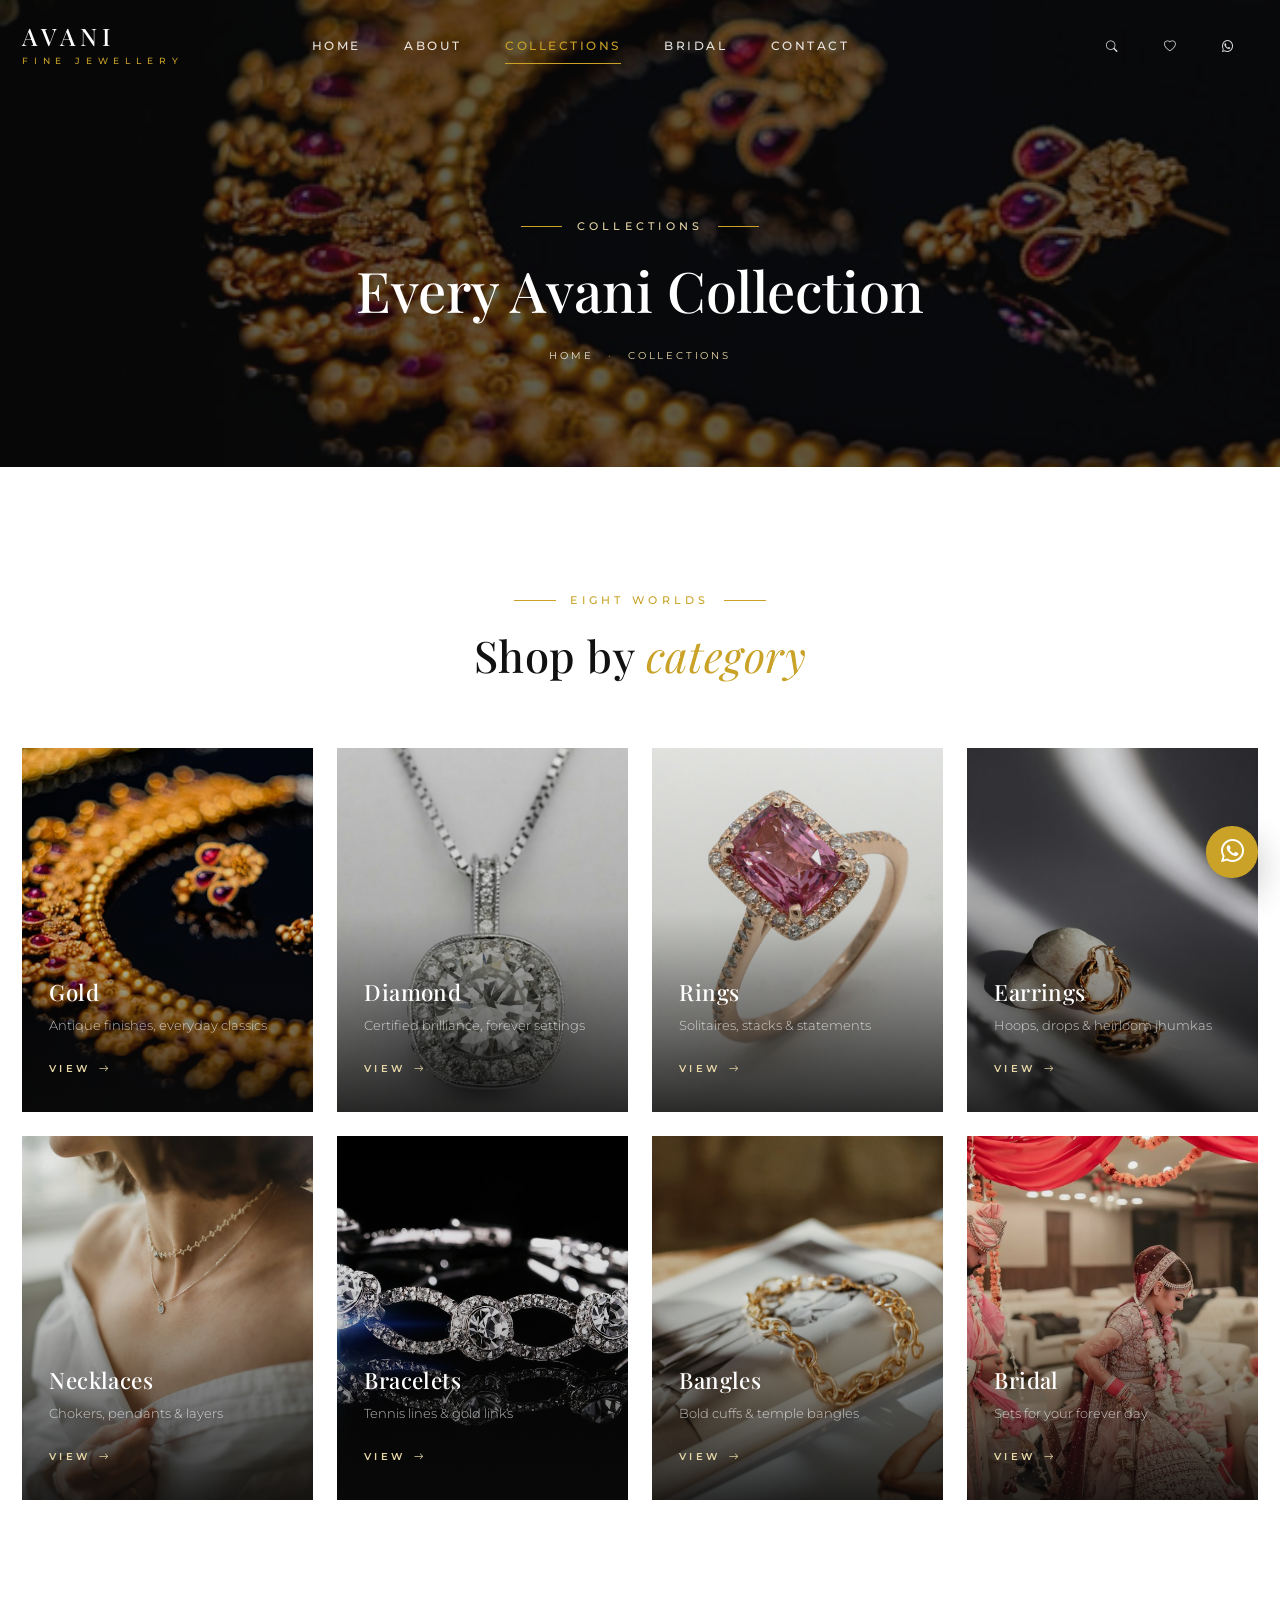
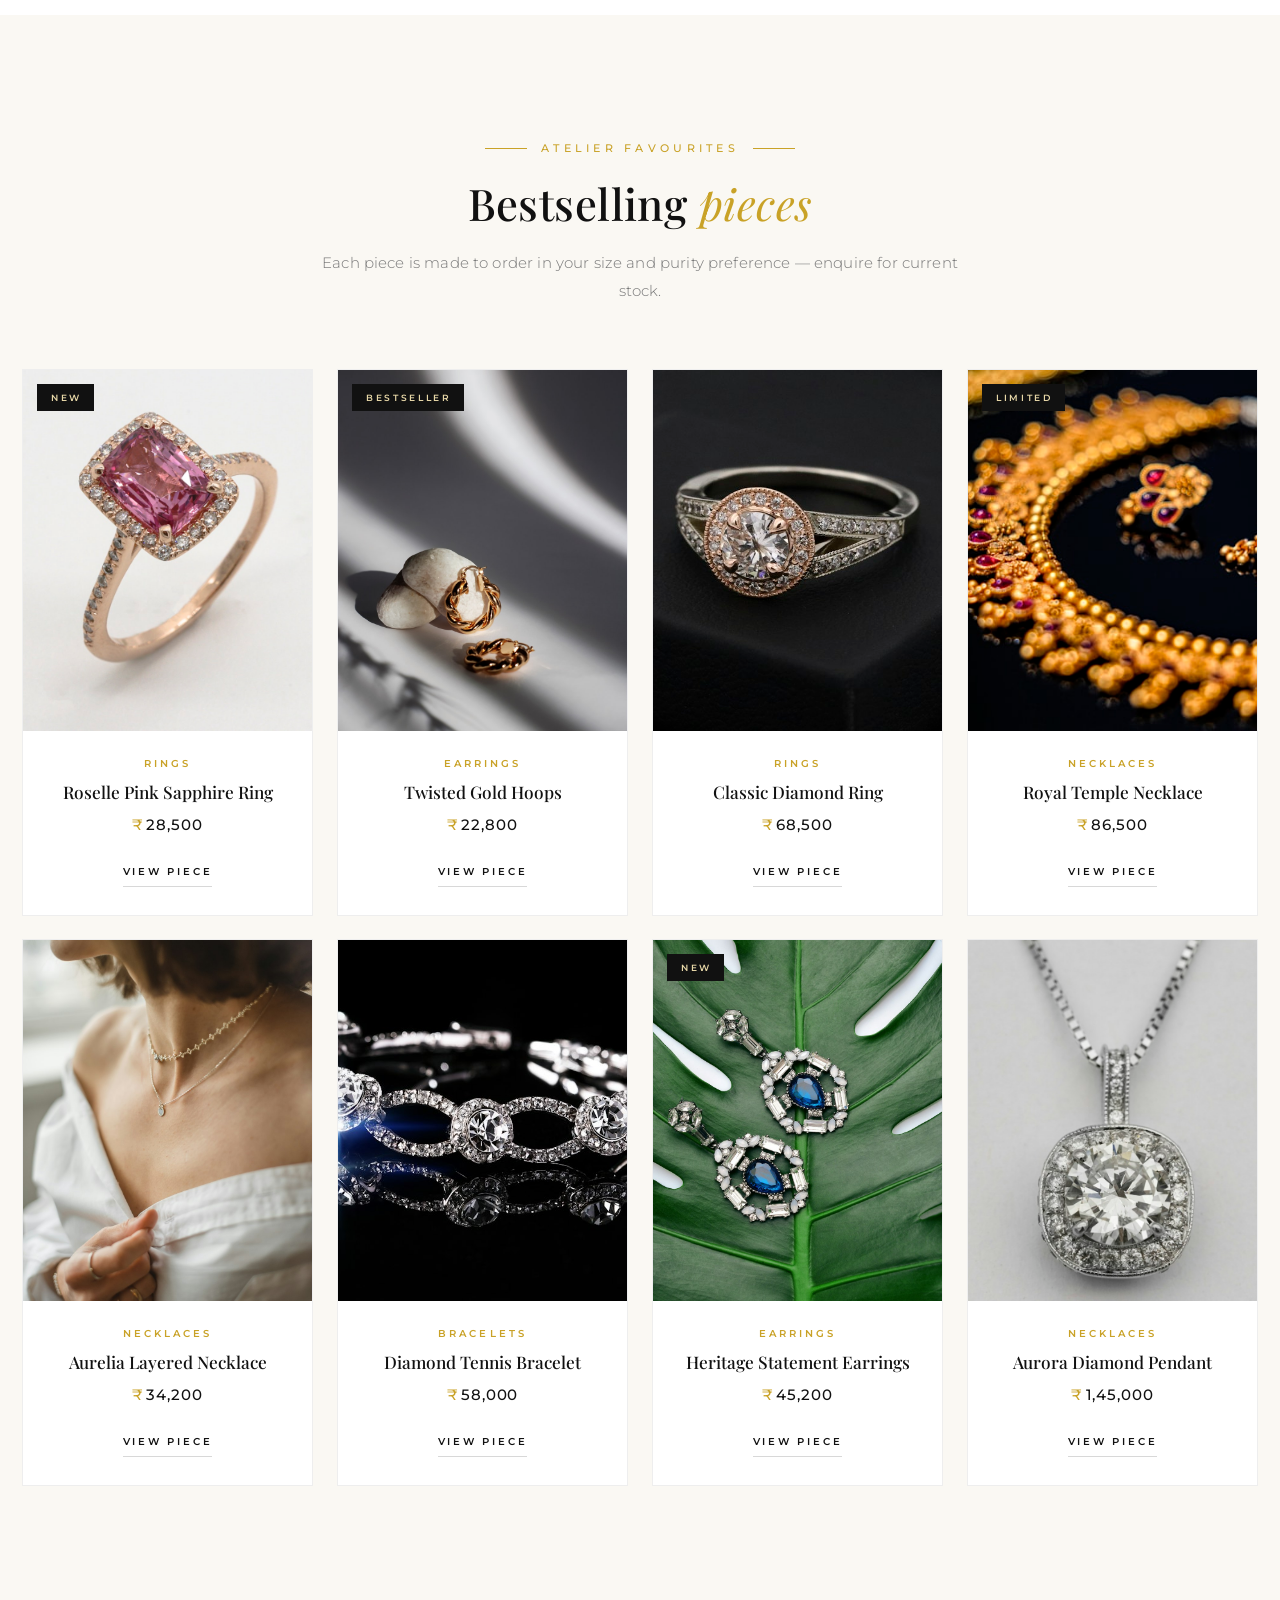
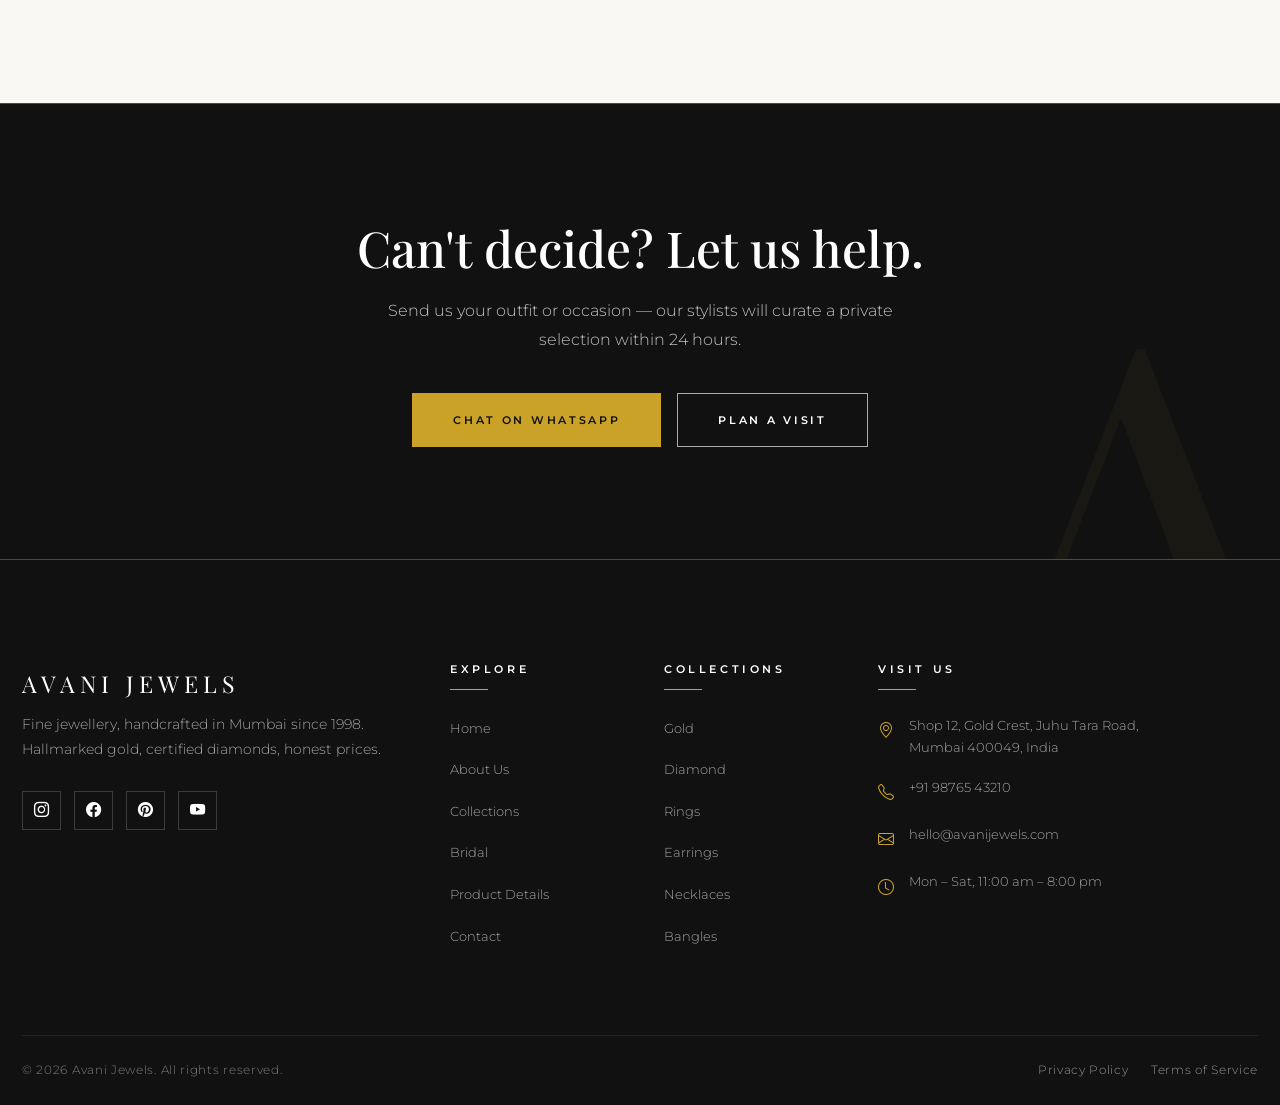
<file: collections.html>
<!DOCTYPE html>
<html lang="en">
<head>
  <meta charset="UTF-8">
  <meta name="viewport" content="width=device-width, initial-scale=1">
  <title>Collections | Avani Jewels — Gold, Diamond, Rings, Necklaces &amp; More</title>
  <meta name="description" content="Browse Avani Jewels collections: handcrafted gold, certified diamonds, rings, earrings, necklaces, bracelets and bangles — hallmarked purity from our Mumbai atelier.">
  <meta name="keywords" content="gold collections, diamond jewellery, rings, earrings, necklaces, bracelets, bangles, Avani Jewels collections">
  <meta name="author" content="Avani Jewels">
  <meta name="theme-color" content="#111111">
  <!-- TODO: replace avanijewels.com with the live domain before publishing -->
  <link rel="canonical" href="https://avanijewels.com/collections.html">
  <meta property="og:type" content="website">
  <meta property="og:site_name" content="Avani Jewels">
  <meta property="og:title" content="Avani Jewels Collections | Gold, Diamond &amp; Handcrafted Classics">
  <meta property="og:description" content="Handcrafted gold, certified diamonds and everyday classics — explore every Avani collection.">
  <meta property="og:url" content="https://avanijewels.com/collections.html">
  <meta property="og:image" content="https://avanijewels.com/images/gallery/gallery-1.jpg">
  <meta name="twitter:card" content="summary_large_image">
  <meta name="twitter:title" content="Avani Jewels Collections">
  <meta name="twitter:description" content="Handcrafted gold, certified diamonds and everyday classics — explore every Avani collection.">
  <meta name="twitter:image" content="https://avanijewels.com/images/gallery/gallery-1.jpg">
  <link rel="icon" type="image/svg+xml" href="favicon/favicon.svg">
  <link rel="preconnect" href="https://fonts.googleapis.com">
  <link rel="preconnect" href="https://fonts.gstatic.com" crossorigin>
  <link href="https://fonts.googleapis.com/css2?family=Playfair+Display:ital,wght@0,400;0,500;0,600;1,400;1,500&amp;family=Cormorant+Garamond:ital,wght@0,400;0,500;1,400&amp;family=Montserrat:wght@300;400;500;600&amp;display=swap" rel="stylesheet">
  <link href="https://cdn.jsdelivr.net/npm/bootstrap@5.3.3/dist/css/bootstrap.min.css" rel="stylesheet">
  <link href="https://cdn.jsdelivr.net/npm/bootstrap-icons@1.11.3/font/bootstrap-icons.min.css" rel="stylesheet">
  <link rel="stylesheet" href="css/style.css">
</head>
<body>

  <!-- ======= HEADER ======= -->
  <header id="siteHeader" class="site-header">
    <nav class="navbar navbar-expand-lg" aria-label="Main navigation">
      <div class="container container-lux">
        <a class="navbar-brand" href="index.html" aria-label="Avani Jewels — Home">
          <span class="brand-name">Avani</span>
          <span class="brand-sub">Fine Jewellery</span>
        </a>
        <button class="navbar-toggler" type="button" data-bs-toggle="collapse" data-bs-target="#mainNav" aria-controls="mainNav" aria-expanded="false" aria-label="Toggle navigation">
          <span class="navbar-toggler-icon"></span>
        </button>
        <div class="collapse navbar-collapse" id="mainNav">
          <ul class="navbar-nav mx-auto">
            <li class="nav-item"><a class="nav-link" href="index.html">Home</a></li>
            <li class="nav-item"><a class="nav-link" href="about.html">About</a></li>
            <li class="nav-item"><a class="nav-link active" aria-current="page" href="collections.html">Collections</a></li>
            <li class="nav-item"><a class="nav-link" href="bridal.html">Bridal</a></li>
            <li class="nav-item"><a class="nav-link" href="contact.html">Contact</a></li>
          </ul>
          <ul class="navbar-nav nav-icons ms-auto">
            <li class="nav-item">
              <a class="nav-link" href="#" data-bs-toggle="modal" data-bs-target="#searchModal" aria-label="Search"><i class="bi bi-search"></i></a>
            </li>
            <li class="nav-item">
              <a class="nav-link" href="#" data-bs-toggle="modal" data-bs-target="#wishListModal" aria-label="Wishlist">
                <i class="bi bi-heart"></i><span class="wish-count" id="wishCount" hidden>0</span>
              </a>
            </li>
            <li class="nav-item">
              <a class="nav-link js-whatsapp" href="#" aria-label="Chat with us on WhatsApp"><i class="bi bi-whatsapp"></i></a>
            </li>
          </ul>
        </div>
      </div>
    </nav>
  </header>

  <main>

    <!-- ======= PAGE HERO ======= -->
    <section class="page-hero" style="background-image:url('images/gallery/gallery-1.jpg');">
      <div class="container">
        <span class="eyebrow eyebrow--center">Collections</span>
        <h1 class="page-hero-title">Every Avani Collection</h1>
        <nav class="breadcrumb-lux" aria-label="Breadcrumb">
          <a href="index.html">Home</a><span class="sep">&middot;</span><span class="current">Collections</span>
        </nav>
      </div>
    </section>

    <!-- ======= SHOP BY CATEGORY ======= -->
    <section class="section" aria-labelledby="catTitle">
      <div class="container container-lux">
        <div class="section-head text-center reveal">
          <span class="eyebrow eyebrow--center">Eight Worlds</span>
          <h2 class="section-title" id="catTitle">Shop by <span class="title-accent">category</span></h2>
        </div>
        <div class="row row-cols-2 row-cols-md-3 row-cols-lg-4 g-3 g-lg-4">
          <div class="col reveal" id="gold"><a class="collection-card" href="product.html"><div class="collection-media"><img src="images/gallery/gallery-1.jpg" alt="Antique gold temple necklace with ruby accents" loading="lazy"></div><div class="collection-veil"></div><div class="collection-body"><h3 class="collection-name">Gold</h3><p class="collection-desc">Antique finishes, everyday classics</p><span class="collection-link">View <i class="bi bi-arrow-right"></i></span></div></a></div>
          <div class="col reveal rv-d1" id="diamond"><a class="collection-card" href="product.html"><div class="collection-media"><img src="images/collections/diamond.jpg" alt="Diamond halo pendant necklace in white gold" loading="lazy"></div><div class="collection-veil"></div><div class="collection-body"><h3 class="collection-name">Diamond</h3><p class="collection-desc">Certified brilliance, forever settings</p><span class="collection-link">View <i class="bi bi-arrow-right"></i></span></div></a></div>
          <div class="col reveal rv-d2" id="rings"><a class="collection-card" href="product.html"><div class="collection-media"><img src="images/collections/rings.jpg" alt="Rose gold ring with pink sapphire and diamond halo" loading="lazy"></div><div class="collection-veil"></div><div class="collection-body"><h3 class="collection-name">Rings</h3><p class="collection-desc">Solitaires, stacks &amp; statements</p><span class="collection-link">View <i class="bi bi-arrow-right"></i></span></div></a></div>
          <div class="col reveal rv-d3" id="earrings"><a class="collection-card" href="product.html"><div class="collection-media"><img src="images/collections/earrings.jpg" alt="Twisted gold hoop earrings on white stones" loading="lazy"></div><div class="collection-veil"></div><div class="collection-body"><h3 class="collection-name">Earrings</h3><p class="collection-desc">Hoops, drops &amp; heirloom jhumkas</p><span class="collection-link">View <i class="bi bi-arrow-right"></i></span></div></a></div>
          <div class="col reveal" id="necklaces"><a class="collection-card" href="product.html"><div class="collection-media"><img src="images/collections/necklaces.jpg" alt="Model wearing layered fine necklaces" loading="lazy"></div><div class="collection-veil"></div><div class="collection-body"><h3 class="collection-name">Necklaces</h3><p class="collection-desc">Chokers, pendants &amp; layers</p><span class="collection-link">View <i class="bi bi-arrow-right"></i></span></div></a></div>
          <div class="col reveal rv-d1" id="bracelets"><a class="collection-card" href="product.html"><div class="collection-media"><img src="images/collections/bracelets.jpg" alt="Diamond tennis bracelet on black background" loading="lazy"></div><div class="collection-veil"></div><div class="collection-body"><h3 class="collection-name">Bracelets</h3><p class="collection-desc">Tennis lines &amp; gold links</p><span class="collection-link">View <i class="bi bi-arrow-right"></i></span></div></a></div>
          <div class="col reveal rv-d2" id="bangles"><a class="collection-card" href="product.html"><div class="collection-media"><img src="images/collections/bangles.jpg" alt="Chunky gold chain bracelet resting on a magazine" loading="lazy"></div><div class="collection-veil"></div><div class="collection-body"><h3 class="collection-name">Bangles</h3><p class="collection-desc">Bold cuffs &amp; temple bangles</p><span class="collection-link">View <i class="bi bi-arrow-right"></i></span></div></a></div>
          <div class="col reveal rv-d3" id="bridal-card"><a class="collection-card" href="bridal.html"><div class="collection-media"><img src="images/collections/bridal.jpg" alt="Indian bride and groom in traditional wedding attire" loading="lazy"></div><div class="collection-veil"></div><div class="collection-body"><h3 class="collection-name">Bridal</h3><p class="collection-desc">Sets for your forever day</p><span class="collection-link">View <i class="bi bi-arrow-right"></i></span></div></a></div>
        </div>
      </div>
    </section>

    <!-- ======= BESTSELLERS ======= -->
    <section class="section section-ivory" aria-labelledby="bestTitle">
      <div class="container container-lux">
        <div class="section-head text-center reveal">
          <span class="eyebrow eyebrow--center">Atelier Favourites</span>
          <h2 class="section-title" id="bestTitle">Bestselling <span class="title-accent">pieces</span></h2>
          <p class="section-sub">Each piece is made to order in your size and purity preference &mdash; enquire for current stock.</p>
        </div>
        <div class="row row-cols-2 row-cols-lg-4 g-3 g-lg-4">
          <div class="col reveal"><article class="product-card"><div class="product-media"><span class="product-tag">New</span><button type="button" class="wishlist-btn" data-wish="p1" data-wish-name="Roselle Pink Sapphire Ring" data-wish-price="₹28,500" aria-label="Add Roselle Pink Sapphire Ring to wishlist" aria-pressed="false"><i class="bi bi-heart"></i></button><a href="product.html" aria-label="View Roselle Pink Sapphire Ring"><img src="images/products/gold-ring.jpg" alt="Roselle Pink Sapphire Ring in rose gold with diamond halo" loading="lazy"></a></div><div class="product-body"><p class="product-cat">Rings</p><h3 class="product-name"><a href="product.html">Roselle Pink Sapphire Ring</a></h3><p class="product-price"><span class="cur">₹</span>28,500</p><a class="product-view" href="product.html">View Piece</a></div></article></div>
          <div class="col reveal rv-d1"><article class="product-card"><div class="product-media"><span class="product-tag">Bestseller</span><button type="button" class="wishlist-btn" data-wish="p3" data-wish-name="Twisted Gold Hoops" data-wish-price="₹22,800" aria-label="Add Twisted Gold Hoops to wishlist" aria-pressed="false"><i class="bi bi-heart"></i></button><a href="product.html" aria-label="View Twisted Gold Hoops"><img src="images/products/gold-necklace.jpg" alt="Twisted gold hoop earrings styled on white stones" loading="lazy"></a></div><div class="product-body"><p class="product-cat">Earrings</p><h3 class="product-name"><a href="product.html">Twisted Gold Hoops</a></h3><p class="product-price"><span class="cur">₹</span>22,800</p><a class="product-view" href="product.html">View Piece</a></div></article></div>
          <div class="col reveal rv-d2"><article class="product-card"><div class="product-media"><button type="button" class="wishlist-btn" data-wish="p4" data-wish-name="Classic Diamond Ring" data-wish-price="₹68,500" aria-label="Add Classic Diamond Ring to wishlist" aria-pressed="false"><i class="bi bi-heart"></i></button><a href="product.html" aria-label="View Classic Diamond Ring"><img src="images/products/diamond-ring.jpg" alt="Classic diamond solitaire ring in rose gold" loading="lazy"></a></div><div class="product-body"><p class="product-cat">Rings</p><h3 class="product-name"><a href="product.html">Classic Diamond Ring</a></h3><p class="product-price"><span class="cur">₹</span>68,500</p><a class="product-view" href="product.html">View Piece</a></div></article></div>
          <div class="col reveal rv-d3"><article class="product-card"><div class="product-media"><span class="product-tag">Limited</span><button type="button" class="wishlist-btn" data-wish="p6" data-wish-name="Royal Temple Necklace" data-wish-price="₹86,500" aria-label="Add Royal Temple Necklace to wishlist" aria-pressed="false"><i class="bi bi-heart"></i></button><a href="product.html" aria-label="View Royal Temple Necklace"><img src="images/products/temple-necklace.jpg" alt="Royal temple necklace in antique gold with ruby accents" loading="lazy"></a></div><div class="product-body"><p class="product-cat">Necklaces</p><h3 class="product-name"><a href="product.html">Royal Temple Necklace</a></h3><p class="product-price"><span class="cur">₹</span>86,500</p><a class="product-view" href="product.html">View Piece</a></div></article></div>
          <div class="col reveal"><article class="product-card"><div class="product-media"><button type="button" class="wishlist-btn" data-wish="p2" data-wish-name="Aurelia Layered Necklace" data-wish-price="₹34,200" aria-label="Add Aurelia Layered Necklace to wishlist" aria-pressed="false"><i class="bi bi-heart"></i></button><a href="product.html" aria-label="View Aurelia Layered Necklace"><img src="images/products/diamond-studs.jpg" alt="Aurelia layered necklace worn with an off-shoulder blouse" loading="lazy"></a></div><div class="product-body"><p class="product-cat">Necklaces</p><h3 class="product-name"><a href="product.html">Aurelia Layered Necklace</a></h3><p class="product-price"><span class="cur">₹</span>34,200</p><a class="product-view" href="product.html">View Piece</a></div></article></div>
          <div class="col reveal rv-d1"><article class="product-card"><div class="product-media"><button type="button" class="wishlist-btn" data-wish="p5" data-wish-name="Diamond Tennis Bracelet" data-wish-price="₹58,000" aria-label="Add Diamond Tennis Bracelet to wishlist" aria-pressed="false"><i class="bi bi-heart"></i></button><a href="product.html" aria-label="View Diamond Tennis Bracelet"><img src="images/products/pendant-necklace.jpg" alt="Diamond tennis bracelet on a black reflective surface" loading="lazy"></a></div><div class="product-body"><p class="product-cat">Bracelets</p><h3 class="product-name"><a href="product.html">Diamond Tennis Bracelet</a></h3><p class="product-price"><span class="cur">₹</span>58,000</p><a class="product-view" href="product.html">View Piece</a></div></article></div>
          <div class="col reveal rv-d2"><article class="product-card"><div class="product-media"><span class="product-tag">New</span><button type="button" class="wishlist-btn" data-wish="p7" data-wish-name="Heritage Statement Earrings" data-wish-price="₹45,200" aria-label="Add Heritage Statement Earrings to wishlist" aria-pressed="false"><i class="bi bi-heart"></i></button><a href="product.html" aria-label="View Heritage Statement Earrings"><img src="images/products/gold-earrings.jpg" alt="Heritage statement earrings with sapphire blue stones" loading="lazy"></a></div><div class="product-body"><p class="product-cat">Earrings</p><h3 class="product-name"><a href="product.html">Heritage Statement Earrings</a></h3><p class="product-price"><span class="cur">₹</span>45,200</p><a class="product-view" href="product.html">View Piece</a></div></article></div>
          <div class="col reveal rv-d3"><article class="product-card"><div class="product-media"><button type="button" class="wishlist-btn" data-wish="p8" data-wish-name="Aurora Diamond Pendant" data-wish-price="₹1,45,000" aria-label="Add Aurora Diamond Pendant to wishlist" aria-pressed="false"><i class="bi bi-heart"></i></button><a href="product.html" aria-label="View Aurora Diamond Pendant"><img src="images/products/gold-bangles.jpg" alt="Aurora diamond halo pendant in white gold" loading="lazy"></a></div><div class="product-body"><p class="product-cat">Necklaces</p><h3 class="product-name"><a href="product.html">Aurora Diamond Pendant</a></h3><p class="product-price"><span class="cur">₹</span>1,45,000</p><a class="product-view" href="product.html">View Piece</a></div></article></div>
        </div>
        <div class="text-center mt-5 reveal"><a href="#" class="btn-avani-gold js-whatsapp">Enquire on WhatsApp</a></div>
      </div>
    </section>

    <!-- ======= CTA ======= -->
    <section class="cta-band" aria-labelledby="ctaTitle">
      <div class="container">
        <h2 class="cta-title" id="ctaTitle">Can't decide? Let us help.</h2>
        <p class="cta-text">Send us your outfit or occasion &mdash; our stylists will curate a private selection within 24 hours.</p>
        <div class="cta-actions">
          <a href="#" class="btn-avani-gold js-whatsapp">Chat on WhatsApp</a>
          <a href="contact.html" class="btn-avani-light">Plan a Visit</a>
        </div>
      </div>
    </section>

  </main>

  <!-- ======= FOOTER ======= -->
  <footer class="site-footer">
    <div class="container container-lux">
      <div class="row g-5">
        <div class="col-lg-4">
          <p class="footer-brand-name">Avani <span>Jewels</span></p>
          <p class="footer-tagline">Fine jewellery, handcrafted in Mumbai since 1998. Hallmarked gold, certified diamonds, honest prices.</p>
          <div class="footer-social">
            <a href="https://instagram.com" target="_blank" rel="noopener" aria-label="Instagram"><i class="bi bi-instagram"></i></a>
            <a href="https://facebook.com" target="_blank" rel="noopener" aria-label="Facebook"><i class="bi bi-facebook"></i></a>
            <a href="https://pinterest.com" target="_blank" rel="noopener" aria-label="Pinterest"><i class="bi bi-pinterest"></i></a>
            <a href="https://youtube.com" target="_blank" rel="noopener" aria-label="YouTube"><i class="bi bi-youtube"></i></a>
          </div>
        </div>
        <div class="col-6 col-lg-2">
          <h3 class="footer-title">Explore</h3>
          <ul class="footer-links">
            <li><a href="index.html">Home</a></li>
            <li><a href="about.html">About Us</a></li>
            <li><a href="collections.html">Collections</a></li>
            <li><a href="bridal.html">Bridal</a></li>
            <li><a href="product.html">Product Details</a></li>
            <li><a href="contact.html">Contact</a></li>
          </ul>
        </div>
        <div class="col-6 col-lg-2">
          <h3 class="footer-title">Collections</h3>
          <ul class="footer-links">
            <li><a href="collections.html#gold">Gold</a></li>
            <li><a href="collections.html#diamond">Diamond</a></li>
            <li><a href="collections.html#rings">Rings</a></li>
            <li><a href="collections.html#earrings">Earrings</a></li>
            <li><a href="collections.html#necklaces">Necklaces</a></li>
            <li><a href="collections.html#bangles">Bangles</a></li>
          </ul>
        </div>
        <div class="col-lg-4">
          <h3 class="footer-title">Visit Us</h3>
          <ul class="footer-contact">
            <li><i class="bi bi-geo-alt"></i><span>Shop 12, Gold Crest, Juhu Tara Road,<br>Mumbai 400049, India</span></li>
            <li><i class="bi bi-telephone"></i><a href="tel:+919876543210">+91 98765 43210</a></li>
            <li><i class="bi bi-envelope"></i><a href="mailto:hello@avanijewels.com">hello@avanijewels.com</a></li>
            <li><i class="bi bi-clock"></i><span>Mon &ndash; Sat, 11:00 am &ndash; 8:00 pm</span></li>
          </ul>
        </div>
      </div>
      <div class="footer-bottom d-md-flex justify-content-between align-items-center">
        <p class="mb-0">&copy; <span class="js-year">2025</span> Avani Jewels. All rights reserved.</p>
        <div class="legal">
          <a href="#">Privacy Policy</a>
          <a href="#">Terms of Service</a>
        </div>
      </div>
    </div>
  </footer>

  <!-- Floating WhatsApp -->
  <a class="whatsapp-float js-whatsapp" href="#" aria-label="Chat with Avani Jewels on WhatsApp"><i class="bi bi-whatsapp"></i></a>

  <!-- ======= SEARCH MODAL ======= -->
  <div class="modal fade" id="searchModal" tabindex="-1" aria-labelledby="searchModalLabel" aria-hidden="true">
    <div class="modal-dialog modal-dialog-centered modal-lg modal-lux">
      <div class="modal-content">
        <button type="button" class="btn-close" data-bs-dismiss="modal" aria-label="Close"></button>
        <h2 class="visually-hidden" id="searchModalLabel">Search Avani Jewels</h2>
        <form role="search" action="collections.html">
          <input type="search" class="form-control search-input" id="searchInput" placeholder="Search rings, necklaces, earrings&hellip;" aria-label="Search jewellery">
        </form>
        <div class="search-tags">
          <a href="collections.html#rings">Rings</a>
          <a href="collections.html#necklaces">Necklaces</a>
          <a href="collections.html#earrings">Earrings</a>
          <a href="collections.html#diamond">Diamond</a>
          <a href="bridal.html">Bridal</a>
        </div>
      </div>
    </div>
  </div>

  <!-- ======= WISHLIST MODAL ======= -->
  <div class="modal fade" id="wishListModal" tabindex="-1" aria-labelledby="wishListModalLabel" aria-hidden="true">
    <div class="modal-dialog modal-dialog-centered modal-lg modal-lux">
      <div class="modal-content">
        <button type="button" class="btn-close" data-bs-dismiss="modal" aria-label="Close"></button>
        <h2 class="section-title" id="wishListModalLabel" style="font-size:1.5rem;">Your Wishlist</h2>
        <ul class="wish-list" id="wishListItems"></ul>
        <p class="wish-empty" id="wishListEmpty">Your wishlist is empty &mdash; tap the heart on any piece to save it here.</p>
        <div class="mt-4">
          <a href="collections.html" class="btn-avani btn-avani-sm">Explore Collections</a>
        </div>
      </div>
    </div>
  </div>

  <script src="https://cdn.jsdelivr.net/npm/bootstrap@5.3.3/dist/js/bootstrap.bundle.min.js"></script>
  <script src="js/main.js"></script>
</body>
</html>
</file>
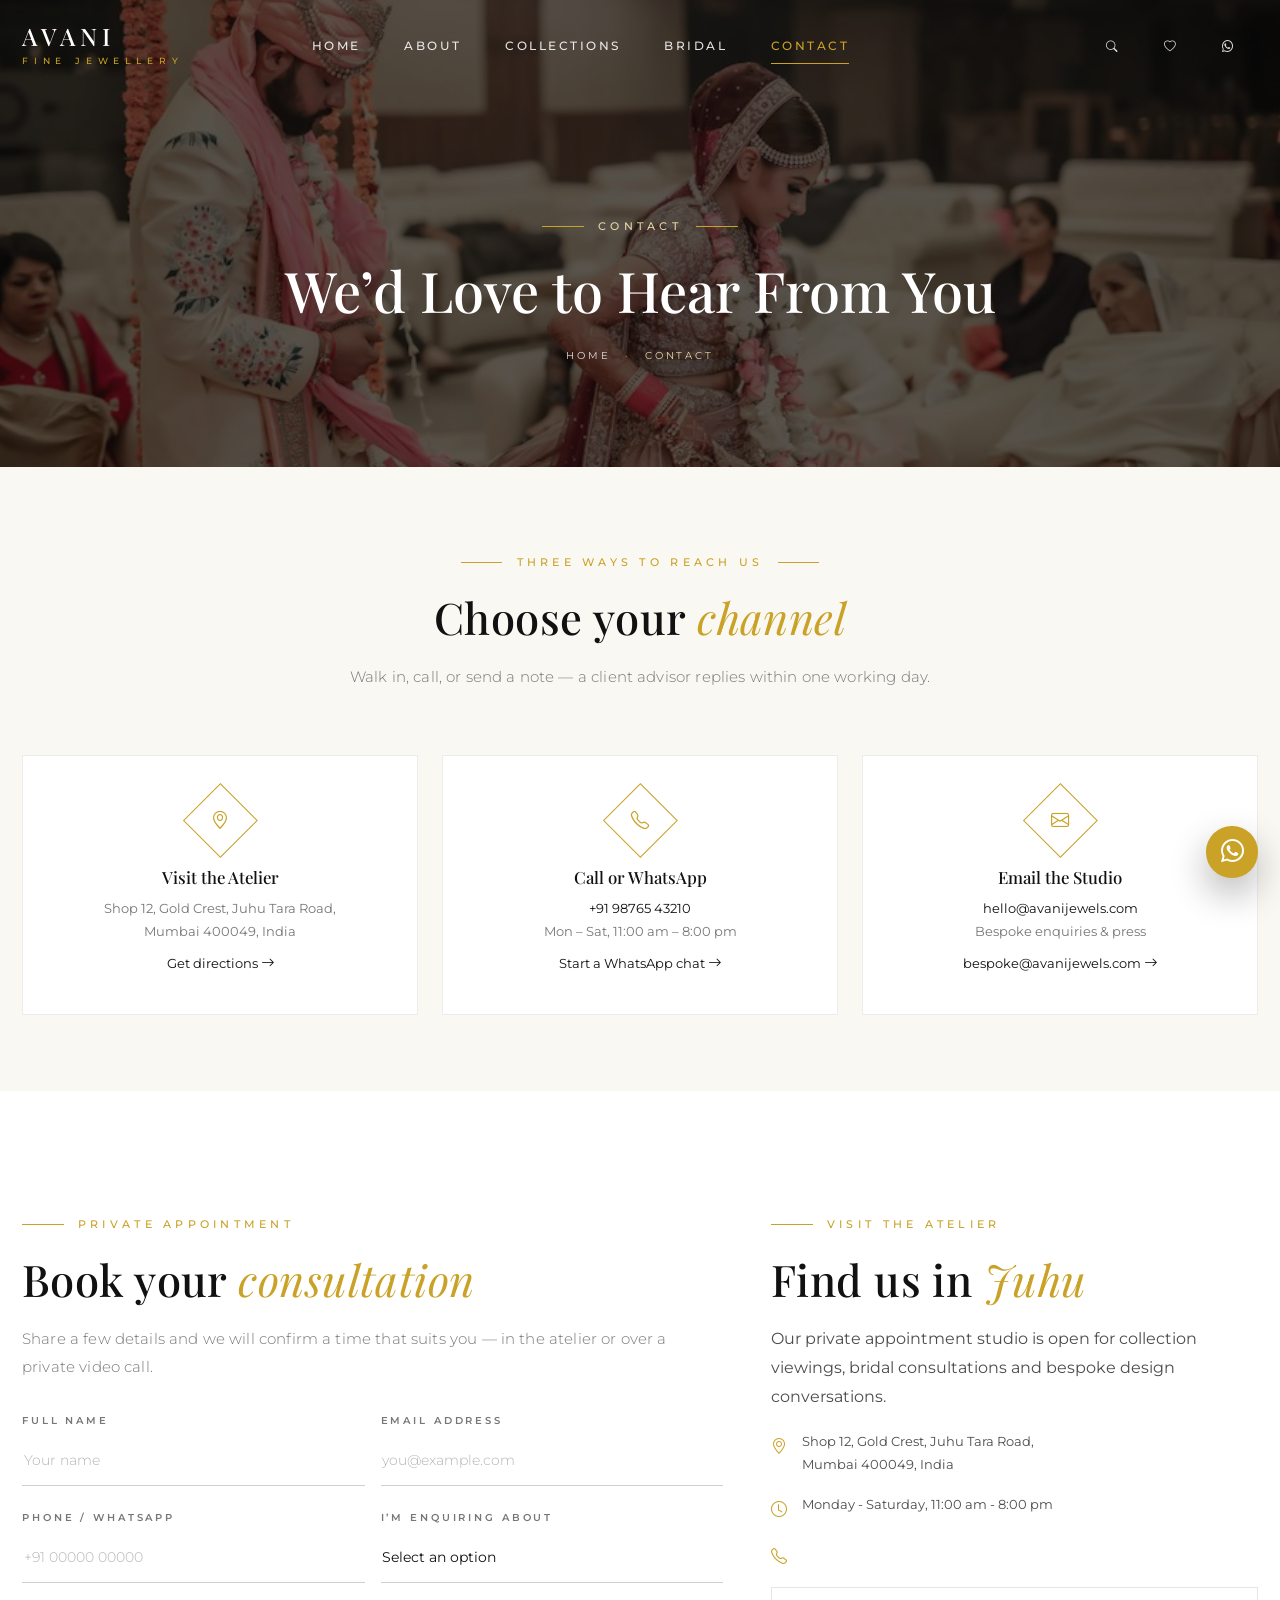
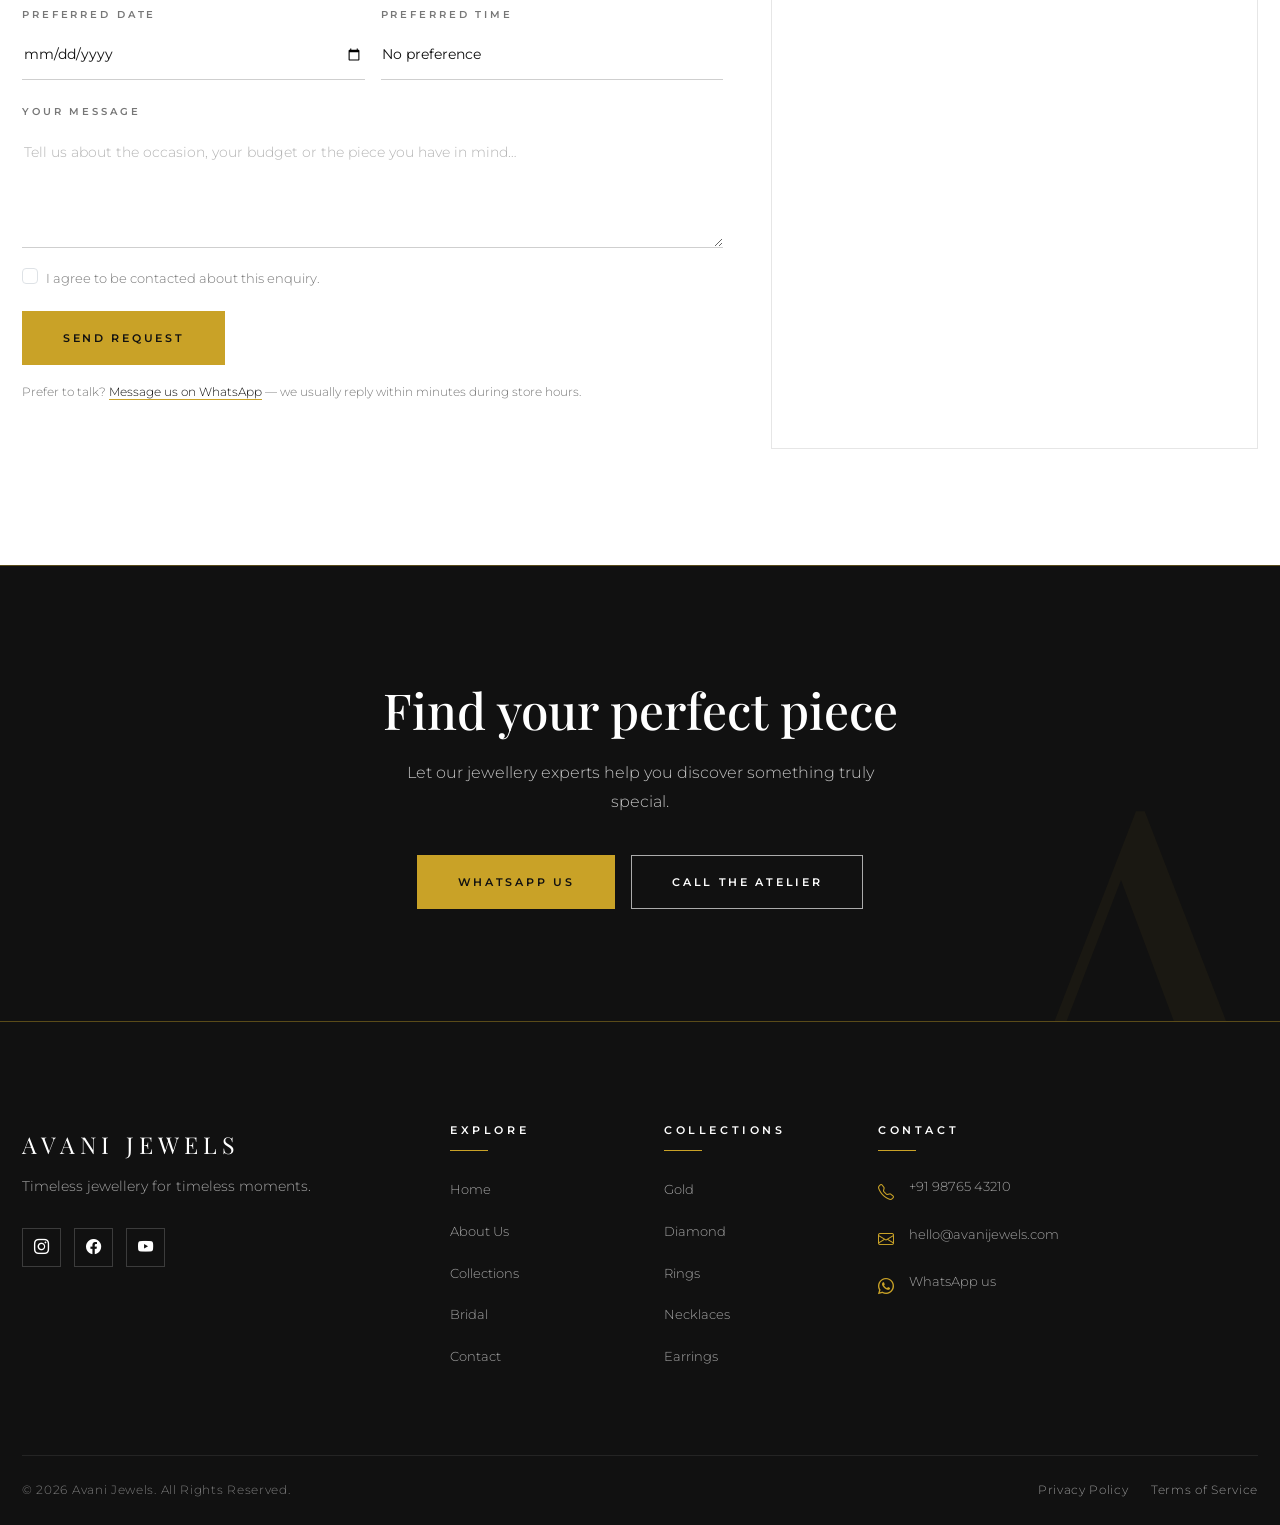
<file: contact.html>
<!DOCTYPE html>
<html lang="en">
<head>
  <meta charset="UTF-8">
  <meta name="viewport" content="width=device-width, initial-scale=1">
  <title>Contact Us | Avani Jewels — Visit Our Mumbai Atelier</title>
  <meta name="description" content="Contact Avani Jewels: visit our Juhu atelier, call +91 98765 43210, or message on WhatsApp for bespoke commissions, bridal consultations and product enquiries.">
  <meta name="keywords" content="contact Avani Jewels, jewellery appointment Mumbai, bespoke jewellery enquiry, bridal consultation">
  <meta name="author" content="Avani Jewels">
  <meta name="theme-color" content="#111111">
  <!-- TODO: replace avanijewels.com with the live domain before publishing -->
  <link rel="canonical" href="https://avanijewels.com/contact.html">
  <meta property="og:type" content="website">
  <meta property="og:site_name" content="Avani Jewels">
  <meta property="og:title" content="Contact Avani Jewels | Visit Our Mumbai Atelier">
  <meta property="og:description" content="Book a private appointment, ask about a piece, or start a bespoke commission.">
  <meta property="og:url" content="https://avanijewels.com/contact.html">
  <meta property="og:image" content="https://avanijewels.com/images/about/brand-story.jpg">
  <meta name="twitter:card" content="summary_large_image">
  <meta name="twitter:title" content="Contact Avani Jewels">
  <meta name="twitter:description" content="Book a private appointment, ask about a piece, or start a bespoke commission.">
  <meta name="twitter:image" content="https://avanijewels.com/images/about/brand-story.jpg">
  <link rel="icon" type="image/svg+xml" href="favicon/favicon.svg">
  <link rel="preconnect" href="https://fonts.googleapis.com">
  <link rel="preconnect" href="https://fonts.gstatic.com" crossorigin>
  <link href="https://fonts.googleapis.com/css2?family=Playfair+Display:ital,wght@0,400;0,500;0,600;1,400;1,500&amp;family=Cormorant+Garamond:ital,wght@0,400;0,500;1,400&amp;family=Montserrat:wght@300;400;500;600&amp;display=swap" rel="stylesheet">
  <link href="https://cdn.jsdelivr.net/npm/bootstrap@5.3.3/dist/css/bootstrap.min.css" rel="stylesheet">
  <link href="https://cdn.jsdelivr.net/npm/bootstrap-icons@1.11.3/font/bootstrap-icons.min.css" rel="stylesheet">
  <link rel="stylesheet" href="css/style.css">
</head>
<body>

  <!-- ======= HEADER ======= -->
  <header id="siteHeader" class="site-header">
    <nav class="navbar navbar-expand-lg" aria-label="Main navigation">
      <div class="container container-lux">
        <a class="navbar-brand" href="index.html" aria-label="Avani Jewels — Home">
          <span class="brand-name">Avani</span>
          <span class="brand-sub">Fine Jewellery</span>
        </a>
        <button class="navbar-toggler" type="button" data-bs-toggle="collapse" data-bs-target="#mainNav" aria-controls="mainNav" aria-expanded="false" aria-label="Toggle navigation">
          <span class="navbar-toggler-icon"></span>
        </button>
        <div class="collapse navbar-collapse" id="mainNav">
          <ul class="navbar-nav mx-auto">
            <li class="nav-item"><a class="nav-link" href="index.html">Home</a></li>
            <li class="nav-item"><a class="nav-link" href="about.html">About</a></li>
            <li class="nav-item"><a class="nav-link" href="collections.html">Collections</a></li>
            <li class="nav-item"><a class="nav-link" href="bridal.html">Bridal</a></li>
            <li class="nav-item"><a class="nav-link active" aria-current="page" href="contact.html">Contact</a></li>
          </ul>
          <ul class="navbar-nav nav-icons ms-auto">
            <li class="nav-item">
              <a class="nav-link" href="#" data-bs-toggle="modal" data-bs-target="#searchModal" aria-label="Search"><i class="bi bi-search"></i></a>
            </li>
            <li class="nav-item">
              <a class="nav-link" href="#" data-bs-toggle="modal" data-bs-target="#wishListModal" aria-label="Wishlist">
                <i class="bi bi-heart"></i><span class="wish-count" id="wishCount" hidden>0</span>
              </a>
            </li>
            <li class="nav-item">
              <a class="nav-link js-whatsapp" href="#" aria-label="Chat with us on WhatsApp"><i class="bi bi-whatsapp"></i></a>
            </li>
          </ul>
        </div>
      </div>
    </nav>
  </header>

  <main>

    <!-- ======= PAGE HERO ======= -->
    <section class="page-hero" style="background-image:url('images/about/detail.jpg');">
      <div class="container">
        <span class="eyebrow eyebrow--center">Contact</span>
        <h1 class="page-hero-title">We&rsquo;d Love to Hear From You</h1>
        <nav class="breadcrumb-lux" aria-label="Breadcrumb">
          <a href="index.html">Home</a><span class="sep">&middot;</span><span class="current">Contact</span>
        </nav>
      </div>
    </section>

    <!-- ======= CONTACT CHANNELS ======= -->
    <section class="section-sm section-ivory" aria-labelledby="channelsTitle">
      <div class="container container-lux">
        <div class="section-head text-center reveal">
          <span class="eyebrow eyebrow--center">Three Ways to Reach Us</span>
          <h2 class="section-title" id="channelsTitle">Choose your <span class="title-accent">channel</span></h2>
          <p class="section-sub">Walk in, call, or send a note &mdash; a client advisor replies within one working day.</p>
        </div>
        <div class="row g-4">
          <div class="col-md-4 reveal">
            <div class="contact-card">
              <span class="ico"><i class="bi bi-geo-alt"></i></span>
              <h3>Visit the Atelier</h3>
              <p>Shop 12, Gold Crest, Juhu Tara Road,<br>Mumbai 400049, India</p>
              <p class="mt-2"><a href="https://maps.google.com/?q=Juhu+Tara+Road+Mumbai" target="_blank" rel="noopener">Get directions <i class="bi bi-arrow-right"></i></a></p>
            </div>
          </div>
          <div class="col-md-4 reveal rv-d1">
            <div class="contact-card">
              <span class="ico"><i class="bi bi-telephone"></i></span>
              <h3>Call or WhatsApp</h3>
              <p><a href="tel:+919876543210">+91 98765 43210</a><br>Mon &ndash; Sat, 11:00 am &ndash; 8:00 pm</p>
              <p class="mt-2"><a class="js-whatsapp" href="#" data-whatsapp-msg="Hello Avani Jewels! I would like to speak with a jewellery advisor.">Start a WhatsApp chat <i class="bi bi-arrow-right"></i></a></p>
            </div>
          </div>
          <div class="col-md-4 reveal rv-d2">
            <div class="contact-card">
              <span class="ico"><i class="bi bi-envelope"></i></span>
              <h3>Email the Studio</h3>
              <p><a href="mailto:hello@avanijewels.com">hello@avanijewels.com</a><br>Bespoke enquiries &amp; press</p>
              <p class="mt-2"><a href="mailto:bespoke@avanijewels.com">bespoke@avanijewels.com <i class="bi bi-arrow-right"></i></a></p>
            </div>
          </div>
        </div>
      </div>
    </section>


    <!-- ======= ENQUIRY FORM & VISIT DETAILS ======= -->
    <section class="section" aria-labelledby="enquiryTitle">
      <div class="container container-lux">
        <div class="row g-5">
          <div class="col-lg-7 reveal">
            <span class="eyebrow">Private Appointment</span>
            <h2 class="section-title" id="enquiryTitle">Book your <span class="title-accent">consultation</span></h2>
            <p class="section-sub mb-4">Share a few details and we will confirm a time that suits you &mdash; in the atelier or over a private video call.</p>

            <div class="alert-lux d-none" id="formSuccess" role="status">
              <i class="bi bi-check2-circle"></i>
              <span>Thank you &mdash; your request has reached our atelier. We&rsquo;ll be in touch within one working day.</span>
            </div>

            <form class="form-lux" id="contactForm" novalidate>
              <div class="row g-3">
                <div class="col-md-6">
                  <label class="form-label" for="cName">Full Name</label>
                  <input type="text" class="form-control" id="cName" name="name" placeholder="Your name" required>
                  <div class="invalid-feedback">Please tell us your name.</div>
                </div>
                <div class="col-md-6">
                  <label class="form-label" for="cEmail">Email Address</label>
                  <input type="email" class="form-control" id="cEmail" name="email" placeholder="you@example.com" required>
                  <div class="invalid-feedback">Please enter a valid email address.</div>
                </div>
                <div class="col-md-6">
                  <label class="form-label" for="cPhone">Phone / WhatsApp</label>
                  <input type="tel" class="form-control" id="cPhone" name="phone" placeholder="+91 00000 00000" pattern="[0-9+()\s-]{8,18}">
                  <div class="invalid-feedback">Please enter a reachable number.</div>
                </div>
                <div class="col-md-6">
                  <label class="form-label" for="cInterest">I&rsquo;m enquiring about</label>
                  <select class="form-select" id="cInterest" name="interest" required>
                    <option value="" selected disabled>Select an option</option>
                    <option>A collection piece</option>
                    <option>Bridal jewellery</option>
                    <option>Bespoke commission</option>
                    <option>Repairs &amp; polishing</option>
                    <option>Something else</option>
                  </select>
                  <div class="invalid-feedback">Please choose an option.</div>
                </div>
                <div class="col-md-6">
                  <label class="form-label" for="cDate">Preferred Date</label>
                  <input type="date" class="form-control" id="cDate" name="date">
                </div>
                <div class="col-md-6">
                  <label class="form-label" for="cTime">Preferred Time</label>
                  <select class="form-select" id="cTime" name="time">
                    <option value="" selected>No preference</option>
                    <option>11:00 am &ndash; 1:00 pm</option>
                    <option>1:00 pm &ndash; 4:00 pm</option>
                    <option>4:00 pm &ndash; 8:00 pm</option>
                  </select>
                </div>
                <div class="col-12">
                  <label class="form-label" for="cMessage">Your Message</label>
                  <textarea class="form-control" id="cMessage" name="message" placeholder="Tell us about the occasion, your budget or the piece you have in mind&hellip;" required></textarea>
                  <div class="invalid-feedback">A short note helps us prepare for your visit.</div>
                </div>
                <div class="col-12">
                  <div class="form-check">
                    <input class="form-check-input" type="checkbox" id="cConsent" required>
                    <label class="form-check-label" for="cConsent">I agree to be contacted about this enquiry.</label>
                    <div class="invalid-feedback">Please confirm so we may reply.</div>
                  </div>
                </div>
                <div class="col-12">
                  <button type="submit" class="btn-avani-gold">Send Request</button>
                  <p class="form-note mt-3 mb-0">Prefer to talk? <a class="js-whatsapp" href="#">Message us on WhatsApp</a> &mdash; we usually reply within minutes during store hours.</p>
                </div>
              </div>
            </form>
          </div>
          <div class="col-lg-5 reveal rv-d2">
            <div class="contact-aside">
              <span class="eyebrow">Visit the atelier</span>
              <h2 class="section-title">Find us in <span class="title-accent">Juhu</span></h2>
              <p>Our private appointment studio is open for collection viewings, bridal consultations and bespoke design conversations.</p>
              <ul class="footer-contact contact-details">
                <li><i class="bi bi-geo-alt"></i><span>Shop 12, Gold Crest, Juhu Tara Road,<br>Mumbai 400049, India</span></li>
                <li><i class="bi bi-clock"></i><span>Monday - Saturday, 11:00 am - 8:00 pm</span></li>
                <li><i class="bi bi-telephone"></i><a href="tel:+919876543210">+91 98765 43210</a></li>
              </ul>
              <div class="map-frame" aria-label="Map showing the Avani Jewels atelier in Juhu, Mumbai">
                <iframe src="https://www.google.com/maps?q=Juhu+Tara+Road+Mumbai&output=embed" title="Avani Jewels atelier location" loading="lazy" referrerpolicy="no-referrer-when-downgrade"></iframe>
              </div>
            </div>
          </div>
        </div>
      </div>
    </section>

    <section class="cta-band" aria-labelledby="contactCtaTitle">
      <div class="container">
        <h2 class="cta-title" id="contactCtaTitle">Find your perfect piece</h2>
        <p class="cta-text">Let our jewellery experts help you discover something truly special.</p>
        <div class="cta-actions">
          <a href="#" class="btn-avani-gold js-whatsapp">WhatsApp Us</a>
          <a href="tel:+919876543210" class="btn-avani-light">Call the Atelier</a>
        </div>
      </div>
    </section>

  </main>

  <footer class="site-footer">
    <div class="container container-lux">
      <div class="row g-5">
        <div class="col-lg-4">
          <p class="footer-brand-name">Avani <span>Jewels</span></p>
          <p class="footer-tagline">Timeless jewellery for timeless moments.</p>
          <div class="footer-social">
            <a href="https://instagram.com" target="_blank" rel="noopener" aria-label="Instagram"><i class="bi bi-instagram"></i></a>
            <a href="https://facebook.com" target="_blank" rel="noopener" aria-label="Facebook"><i class="bi bi-facebook"></i></a>
            <a href="https://youtube.com" target="_blank" rel="noopener" aria-label="YouTube"><i class="bi bi-youtube"></i></a>
          </div>
        </div>
        <div class="col-6 col-lg-2">
          <h3 class="footer-title">Explore</h3>
          <ul class="footer-links">
            <li><a href="index.html">Home</a></li>
            <li><a href="about.html">About Us</a></li>
            <li><a href="collections.html">Collections</a></li>
            <li><a href="bridal.html">Bridal</a></li>
            <li><a href="contact.html">Contact</a></li>
          </ul>
        </div>
        <div class="col-6 col-lg-2">
          <h3 class="footer-title">Collections</h3>
          <ul class="footer-links">
            <li><a href="collections.html#gold">Gold</a></li>
            <li><a href="collections.html#diamond">Diamond</a></li>
            <li><a href="collections.html#rings">Rings</a></li>
            <li><a href="collections.html#necklaces">Necklaces</a></li>
            <li><a href="collections.html#earrings">Earrings</a></li>
          </ul>
        </div>
        <div class="col-lg-4">
          <h3 class="footer-title">Contact</h3>
          <ul class="footer-contact">
            <li><i class="bi bi-telephone"></i><a href="tel:+919876543210">+91 98765 43210</a></li>
            <li><i class="bi bi-envelope"></i><a href="mailto:hello@avanijewels.com">hello@avanijewels.com</a></li>
            <li><i class="bi bi-whatsapp"></i><a class="js-whatsapp" href="#">WhatsApp us</a></li>
          </ul>
        </div>
      </div>
      <div class="footer-bottom d-md-flex justify-content-between align-items-center">
        <p class="mb-0">&copy; <span class="js-year">2026</span> Avani Jewels. All Rights Reserved.</p>
        <div class="legal"><a href="#">Privacy Policy</a><a href="#">Terms of Service</a></div>
      </div>
    </div>
  </footer>

  <a class="whatsapp-float js-whatsapp" href="#" aria-label="Chat with Avani Jewels on WhatsApp"><i class="bi bi-whatsapp"></i></a>

  <div class="modal fade" id="searchModal" tabindex="-1" aria-labelledby="searchModalLabel" aria-hidden="true">
    <div class="modal-dialog modal-dialog-centered modal-lg modal-lux"><div class="modal-content">
      <button type="button" class="btn-close" data-bs-dismiss="modal" aria-label="Close"></button>
      <h2 class="visually-hidden" id="searchModalLabel">Search Avani Jewels</h2>
      <form role="search" action="collections.html"><input type="search" class="form-control search-input" id="searchInput" placeholder="Search rings, necklaces, earrings..." aria-label="Search jewellery"></form>
      <div class="search-tags"><a href="collections.html#rings">Rings</a><a href="collections.html#necklaces">Necklaces</a><a href="collections.html#earrings">Earrings</a><a href="bridal.html">Bridal</a></div>
    </div></div>
  </div>
  <div class="modal fade" id="wishListModal" tabindex="-1" aria-labelledby="wishListModalLabel" aria-hidden="true">
    <div class="modal-dialog modal-dialog-centered modal-lg modal-lux"><div class="modal-content">
      <button type="button" class="btn-close" data-bs-dismiss="modal" aria-label="Close"></button>
      <h2 class="section-title" id="wishListModalLabel" style="font-size:1.5rem;">Your Wishlist</h2>
      <ul class="wish-list" id="wishListItems"></ul><p class="wish-empty" id="wishListEmpty">Your wishlist is empty.</p>
      <a href="collections.html" class="btn-avani btn-avani-sm">Explore Collections</a>
    </div></div>
  </div>

  <script src="https://cdn.jsdelivr.net/npm/bootstrap@5.3.3/dist/js/bootstrap.bundle.min.js"></script>
  <script src="js/main.js"></script>
</body>
</html>
</file>
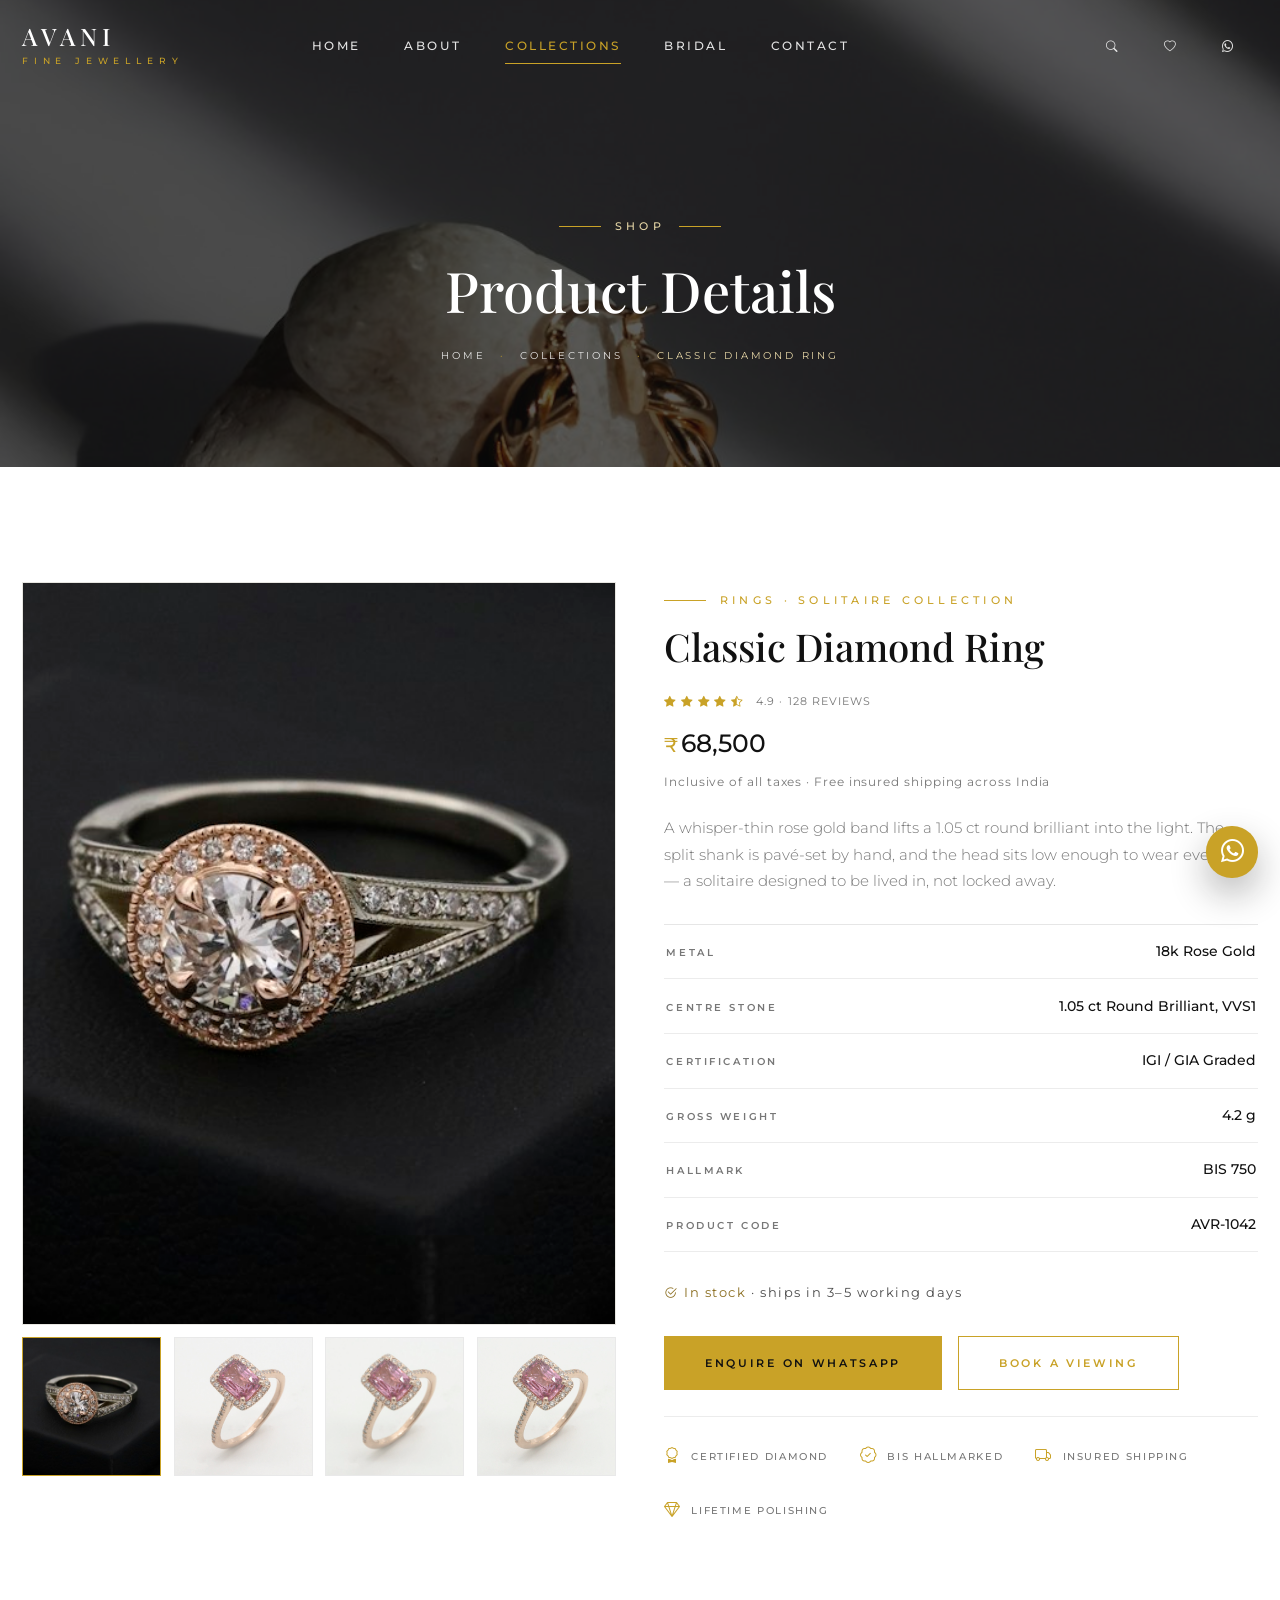
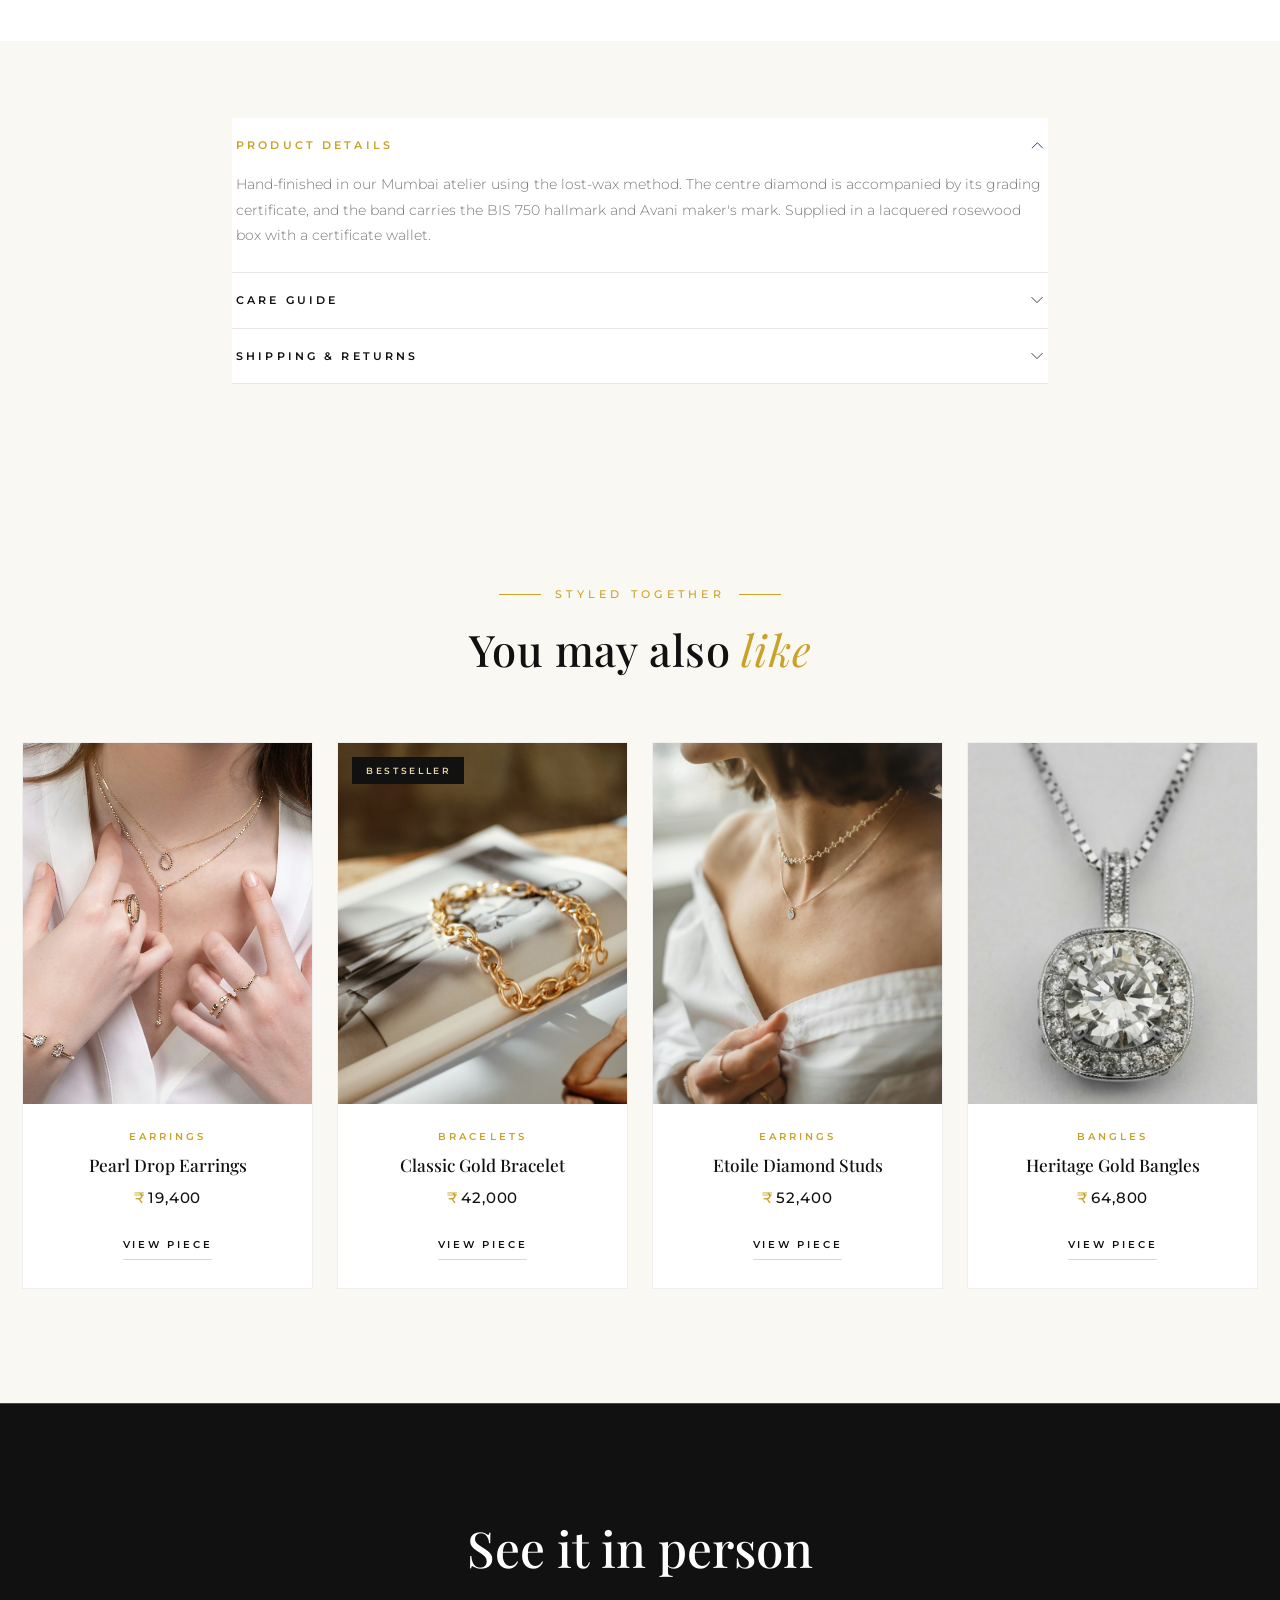
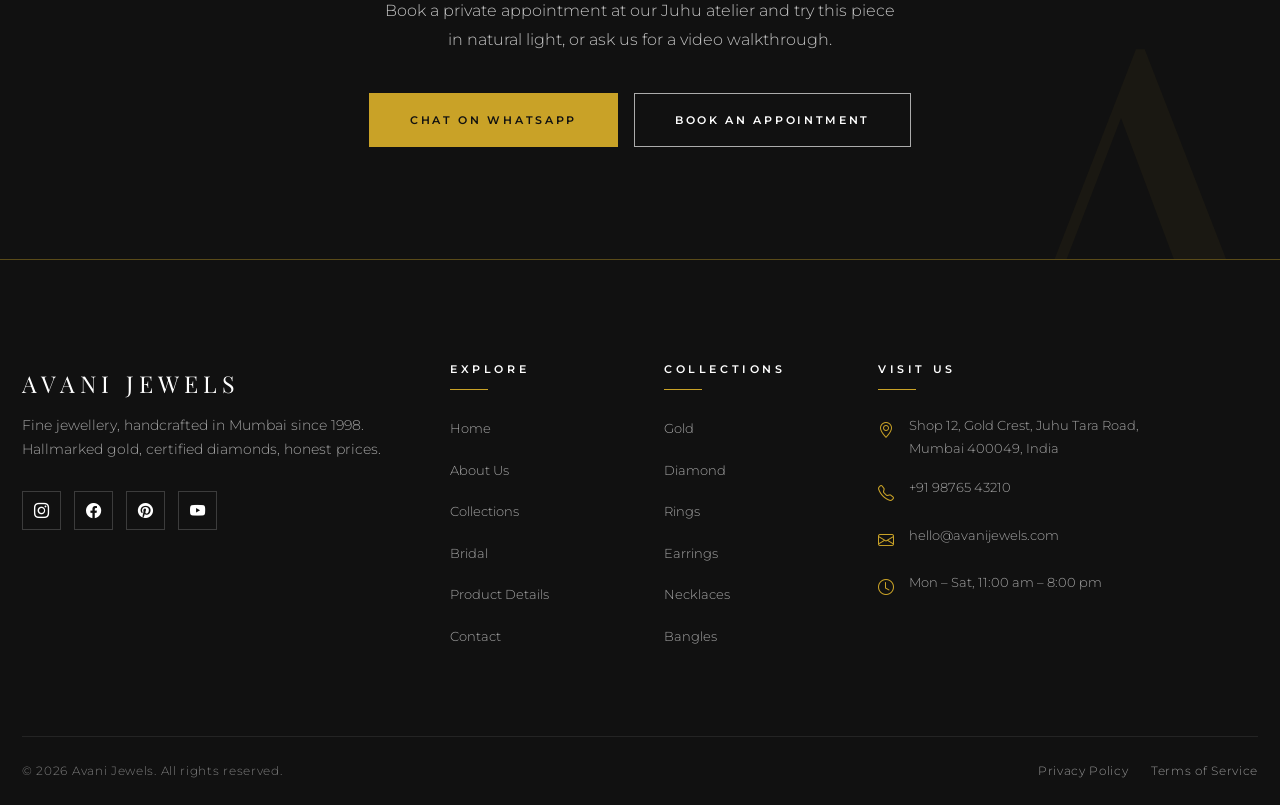
<file: product.html>
<!DOCTYPE html>
<html lang="en">
<head>
  <meta charset="UTF-8">
  <meta name="viewport" content="width=device-width, initial-scale=1">
  <title>Classic Diamond Ring | Avani Jewels — 18k Gold, Certified Solitaire</title>
  <meta name="description" content="Classic Diamond Ring by Avani Jewels: 1.05 ct VVS1 solitaire in hallmarked 18k rose gold, ₹68,500 with certification, insured shipping and lifetime care. Enquire on WhatsApp.">
  <meta name="keywords" content="diamond ring, solitaire ring, 18k gold ring, engagement ring India, certified diamond, Avani Jewels">
  <meta name="author" content="Avani Jewels">
  <meta name="theme-color" content="#111111">
  <!-- TODO: replace avanijewels.com with the live domain before publishing -->
  <link rel="canonical" href="https://avanijewels.com/product.html">
  <meta property="og:type" content="product">
  <meta property="og:site_name" content="Avani Jewels">
  <meta property="og:title" content="Classic Diamond Ring | Avani Jewels">
  <meta property="og:description" content="1.05 ct VVS1 solitaire in hallmarked 18k rose gold — ₹68,500 with certification and lifetime care.">
  <meta property="og:url" content="https://avanijewels.com/product.html">
  <meta property="og:image" content="https://avanijewels.com/images/products/diamond-ring.jpg">
  <meta name="twitter:card" content="summary_large_image">
  <meta name="twitter:title" content="Classic Diamond Ring | Avani Jewels">
  <meta name="twitter:description" content="1.05 ct VVS1 solitaire in hallmarked 18k rose gold — ₹68,500 with certification and lifetime care.">
  <meta name="twitter:image" content="https://avanijewels.com/images/products/diamond-ring.jpg">
  <link rel="icon" type="image/svg+xml" href="favicon/favicon.svg">
  <link rel="preconnect" href="https://fonts.googleapis.com">
  <link rel="preconnect" href="https://fonts.gstatic.com" crossorigin>
  <link href="https://fonts.googleapis.com/css2?family=Playfair+Display:ital,wght@0,400;0,500;0,600;1,400;1,500&amp;family=Cormorant+Garamond:ital,wght@0,400;0,500;1,400&amp;family=Montserrat:wght@300;400;500;600&amp;display=swap" rel="stylesheet">
  <link href="https://cdn.jsdelivr.net/npm/bootstrap@5.3.3/dist/css/bootstrap.min.css" rel="stylesheet">
  <link href="https://cdn.jsdelivr.net/npm/bootstrap-icons@1.11.3/font/bootstrap-icons.min.css" rel="stylesheet">
  <link rel="stylesheet" href="css/style.css">
</head>
<body>

  <!-- ======= HEADER ======= -->
  <header id="siteHeader" class="site-header">
    <nav class="navbar navbar-expand-lg" aria-label="Main navigation">
      <div class="container container-lux">
        <a class="navbar-brand" href="index.html" aria-label="Avani Jewels — Home">
          <span class="brand-name">Avani</span>
          <span class="brand-sub">Fine Jewellery</span>
        </a>
        <button class="navbar-toggler" type="button" data-bs-toggle="collapse" data-bs-target="#mainNav" aria-controls="mainNav" aria-expanded="false" aria-label="Toggle navigation">
          <span class="navbar-toggler-icon"></span>
        </button>
        <div class="collapse navbar-collapse" id="mainNav">
          <ul class="navbar-nav mx-auto">
            <li class="nav-item"><a class="nav-link" href="index.html">Home</a></li>
            <li class="nav-item"><a class="nav-link" href="about.html">About</a></li>
            <li class="nav-item"><a class="nav-link active" aria-current="page" href="collections.html">Collections</a></li>
            <li class="nav-item"><a class="nav-link" href="bridal.html">Bridal</a></li>
            <li class="nav-item"><a class="nav-link" href="contact.html">Contact</a></li>
          </ul>
          <ul class="navbar-nav nav-icons ms-auto">
            <li class="nav-item">
              <a class="nav-link" href="#" data-bs-toggle="modal" data-bs-target="#searchModal" aria-label="Search"><i class="bi bi-search"></i></a>
            </li>
            <li class="nav-item">
              <a class="nav-link" href="#" data-bs-toggle="modal" data-bs-target="#wishListModal" aria-label="Wishlist">
                <i class="bi bi-heart"></i><span class="wish-count" id="wishCount" hidden>0</span>
              </a>
            </li>
            <li class="nav-item">
              <a class="nav-link js-whatsapp" href="#" aria-label="Chat with us on WhatsApp"><i class="bi bi-whatsapp"></i></a>
            </li>
          </ul>
        </div>
      </div>
    </nav>
  </header>

  <main>

    <!-- ======= PAGE HERO ======= -->
    <section class="page-hero" style="background-image:url('images/collections/earrings.jpg');">
      <div class="container">
        <span class="eyebrow eyebrow--center">Shop</span>
        <h1 class="page-hero-title">Product Details</h1>
        <nav class="breadcrumb-lux" aria-label="Breadcrumb">
          <a href="index.html">Home</a><span class="sep">&middot;</span><a href="collections.html">Collections</a><span class="sep">&middot;</span><span class="current">Classic Diamond Ring</span>
        </nav>
      </div>
    </section>

    <!-- ======= PRODUCT DETAIL ======= -->
    <section class="section" aria-labelledby="pdTitle">
      <div class="container container-lux">
        <div class="row g-5">
          <div class="col-lg-6 reveal">
            <div class="pd-gallery-main">
              <img src="images/products/diamond-ring.jpg" alt="Classic Diamond Ring — solitaire with diamond band detail" id="pdMainImage">
            </div>
            <div class="pd-thumbs" role="tablist" aria-label="Product images">
              <button type="button" class="pd-thumb active" data-image="images/products/diamond-ring.jpg" data-alt="Classic Diamond Ring — front view" aria-selected="true" aria-label="View image 1"><img src="images/products/diamond-ring.jpg" alt="" loading="lazy"></button>
              <button type="button" class="pd-thumb" data-image="images/products/gold-ring.jpg" data-alt="Roselle pink sapphire ring detail" aria-selected="false" aria-label="View image 2"><img src="images/products/gold-ring.jpg" alt="" loading="lazy"></button>
              <button type="button" class="pd-thumb" data-image="images/gallery/gallery-3.jpg" data-alt="Ring detail photographed in natural light" aria-selected="false" aria-label="View image 3"><img src="images/gallery/gallery-3.jpg" alt="" loading="lazy"></button>
              <button type="button" class="pd-thumb" data-image="images/collections/rings.jpg" data-alt="Ring worn on hand" aria-selected="false" aria-label="View image 4"><img src="images/collections/rings.jpg" alt="" loading="lazy"></button>
            </div>
          </div>
          <div class="col-lg-6 reveal rv-d2">
            <span class="eyebrow pd-cat">Rings &middot; Solitaire Collection</span>
            <h1 class="pd-title" id="pdTitle">Classic Diamond Ring</h1>
            <div class="testimonial-stars mb-2" aria-label="4.9 out of 5 stars from 128 reviews"><i class="bi bi-star-fill"></i><i class="bi bi-star-fill"></i><i class="bi bi-star-fill"></i><i class="bi bi-star-fill"></i><i class="bi bi-star-half"></i><span class="ms-2" style="font-size:.68rem;letter-spacing:.1em;color:var(--avani-gray);">4.9 &middot; 128 REVIEWS</span></div>
            <p class="pd-price"><span class="cur">₹</span>68,500</p>
            <p class="pd-tax-note">Inclusive of all taxes &middot; Free insured shipping across India</p>
            <p class="pd-desc">A whisper-thin rose gold band lifts a 1.05 ct round brilliant into the light. The split shank is pav&eacute;-set by hand, and the head sits low enough to wear every day &mdash; a solitaire designed to be lived in, not locked away.</p>
            <dl class="pd-specs">
              <div class="pd-spec-row"><dt>Metal</dt><dd>18k Rose Gold</dd></div>
              <div class="pd-spec-row"><dt>Centre Stone</dt><dd>1.05 ct Round Brilliant, VVS1</dd></div>
              <div class="pd-spec-row"><dt>Certification</dt><dd>IGI / GIA Graded</dd></div>
              <div class="pd-spec-row"><dt>Gross Weight</dt><dd>4.2 g</dd></div>
              <div class="pd-spec-row"><dt>Hallmark</dt><dd>BIS 750</dd></div>
              <div class="pd-spec-row"><dt>Product Code</dt><dd>AVR-1042</dd></div>
            </dl>
            <p class="mb-0" style="font-size:.8rem;letter-spacing:.12em;"><span class="pd-stock"><i class="bi bi-check2-circle"></i>In stock</span> &middot; ships in 3&ndash;5 working days</p>
            <div class="pd-actions">
              <a href="#" class="btn-avani-gold js-whatsapp-product" data-product-name="Classic Diamond Ring" data-product-code="AVR-1042">Enquire on WhatsApp</a>
              <a href="contact.html" class="btn-avani-outline">Book a Viewing</a>
            </div>
            <div class="pd-trust">
              <span class="pd-trust-item"><i class="bi bi-award"></i>Certified Diamond</span>
              <span class="pd-trust-item"><i class="bi bi-patch-check"></i>BIS Hallmarked</span>
              <span class="pd-trust-item"><i class="bi bi-truck"></i>Insured Shipping</span>
              <span class="pd-trust-item"><i class="bi bi-gem"></i>Lifetime Polishing</span>
            </div>
          </div>
        </div>
      </div>
    </section>

    <!-- ======= DETAILS & CARE ======= -->
    <section class="section-sm section-ivory" aria-labelledby="accTitle">
      <div class="container container-lux">
        <div class="row">
          <div class="col-lg-8 offset-lg-2 reveal">
            <h2 class="visually-hidden" id="accTitle">Product details and care</h2>
            <div class="accordion accordion-lux" id="pdAccordion">
              <div class="accordion-item">
                <h3 class="accordion-header">
                  <button class="accordion-button" type="button" data-bs-toggle="collapse" data-bs-target="#accOne" aria-expanded="true" aria-controls="accOne">Product Details</button>
                </h3>
                <div id="accOne" class="accordion-collapse collapse show" data-bs-parent="#pdAccordion">
                  <div class="accordion-body">Hand-finished in our Mumbai atelier using the lost-wax method. The centre diamond is accompanied by its grading certificate, and the band carries the BIS 750 hallmark and Avani maker's mark. Supplied in a lacquered rosewood box with a certificate wallet.</div>
                </div>
              </div>
              <div class="accordion-item">
                <h3 class="accordion-header">
                  <button class="accordion-button collapsed" type="button" data-bs-toggle="collapse" data-bs-target="#accTwo" aria-expanded="false" aria-controls="accTwo">Care Guide</button>
                </h3>
                <div id="accTwo" class="accordion-collapse collapse" data-bs-parent="#pdAccordion">
                  <div class="accordion-body">Clean gently with warm water, mild soap and a soft brush; pat dry with a lint-free cloth. Remove before swimming, gardening or applying lotions. Bring your ring to any Avani atelier once a year for complimentary professional cleaning and prong inspection.</div>
                </div>
              </div>
              <div class="accordion-item">
                <h3 class="accordion-header">
                  <button class="accordion-button collapsed" type="button" data-bs-toggle="collapse" data-bs-target="#accThree" aria-expanded="false" aria-controls="accThree">Shipping &amp; Returns</button>
                </h3>
                <div id="accThree" class="accordion-collapse collapse" data-bs-parent="#pdAccordion">
                  <div class="accordion-body">Fully insured dispatch within 3&ndash;5 working days, with signature on delivery. Exchange or return within 15 days in original condition with certificates intact; bespoke sizes are exchange-only. Lifetime buyback at prevailing gold rates.</div>
                </div>
              </div>
            </div>
          </div>
        </div>
      </div>
    </section>


    <!-- ======= YOU MAY ALSO LIKE ======= -->
    <section class="section section-ivory" aria-labelledby="relTitle">
      <div class="container container-lux">
        <div class="section-head text-center reveal">
          <span class="eyebrow eyebrow--center">Styled Together</span>
          <h2 class="section-title" id="relTitle">You may also <span class="title-accent">like</span></h2>
        </div>
        <div class="row row-cols-2 row-cols-lg-4 g-3 g-lg-4">
          <div class="col reveal"><article class="product-card"><div class="product-media"><button type="button" class="wishlist-btn" data-wish="p9" data-wish-name="Pearl Drop Earrings" data-wish-price="₹19,400" aria-label="Add Pearl Drop Earrings to wishlist" aria-pressed="false"><i class="bi bi-heart"></i></button><a href="product.html" aria-label="View Pearl Drop Earrings"><img src="images/products/pearl-earrings.jpg" alt="Pearl drop earrings with gold accents" loading="lazy"></a></div><div class="product-body"><p class="product-cat">Earrings</p><h3 class="product-name"><a href="product.html">Pearl Drop Earrings</a></h3><p class="product-price"><span class="cur">₹</span>19,400</p><a class="product-view" href="product.html">View Piece</a></div></article></div>
          <div class="col reveal rv-d1"><article class="product-card"><div class="product-media"><span class="product-tag">Bestseller</span><button type="button" class="wishlist-btn" data-wish="p10" data-wish-name="Classic Gold Bracelet" data-wish-price="₹42,000" aria-label="Add Classic Gold Bracelet to wishlist" aria-pressed="false"><i class="bi bi-heart"></i></button><a href="product.html" aria-label="View Classic Gold Bracelet"><img src="images/products/gold-bracelet.jpg" alt="Classic gold link bracelet on a soft surface" loading="lazy"></a></div><div class="product-body"><p class="product-cat">Bracelets</p><h3 class="product-name"><a href="product.html">Classic Gold Bracelet</a></h3><p class="product-price"><span class="cur">₹</span>42,000</p><a class="product-view" href="product.html">View Piece</a></div></article></div>
          <div class="col reveal rv-d2"><article class="product-card"><div class="product-media"><button type="button" class="wishlist-btn" data-wish="p11" data-wish-name="Etoile Diamond Studs" data-wish-price="₹52,400" aria-label="Add Etoile Diamond Studs to wishlist" aria-pressed="false"><i class="bi bi-heart"></i></button><a href="product.html" aria-label="View Etoile Diamond Studs"><img src="images/products/diamond-studs.jpg" alt="Etoile diamond stud earrings" loading="lazy"></a></div><div class="product-body"><p class="product-cat">Earrings</p><h3 class="product-name"><a href="product.html">Etoile Diamond Studs</a></h3><p class="product-price"><span class="cur">₹</span>52,400</p><a class="product-view" href="product.html">View Piece</a></div></article></div>
          <div class="col reveal rv-d3"><article class="product-card"><div class="product-media"><button type="button" class="wishlist-btn" data-wish="p12" data-wish-name="Heritage Gold Bangles" data-wish-price="₹64,800" aria-label="Add Heritage Gold Bangles to wishlist" aria-pressed="false"><i class="bi bi-heart"></i></button><a href="product.html" aria-label="View Heritage Gold Bangles"><img src="images/products/gold-bangles.jpg" alt="Pair of heritage gold bangles with engraved detail" loading="lazy"></a></div><div class="product-body"><p class="product-cat">Bangles</p><h3 class="product-name"><a href="product.html">Heritage Gold Bangles</a></h3><p class="product-price"><span class="cur">₹</span>64,800</p><a class="product-view" href="product.html">View Piece</a></div></article></div>
        </div>
      </div>
    </section>

    <!-- ======= CTA ======= -->
    <section class="cta-band" aria-labelledby="ctaTitle">
      <div class="container">
        <h2 class="cta-title" id="ctaTitle">See it in person</h2>
        <p class="cta-text">Book a private appointment at our Juhu atelier and try this piece in natural light, or ask us for a video walkthrough.</p>
        <div class="cta-actions">
          <a href="#" class="btn-avani-gold js-whatsapp">Chat on WhatsApp</a>
          <a href="contact.html" class="btn-avani-light">Book an Appointment</a>
        </div>
      </div>
    </section>

  </main>


  <!-- ======= FOOTER ======= -->
  <footer class="site-footer">
    <div class="container container-lux">
      <div class="row g-5">
        <div class="col-lg-4">
          <p class="footer-brand-name">Avani <span>Jewels</span></p>
          <p class="footer-tagline">Fine jewellery, handcrafted in Mumbai since 1998. Hallmarked gold, certified diamonds, honest prices.</p>
          <div class="footer-social">
            <a href="https://instagram.com" target="_blank" rel="noopener" aria-label="Instagram"><i class="bi bi-instagram"></i></a>
            <a href="https://facebook.com" target="_blank" rel="noopener" aria-label="Facebook"><i class="bi bi-facebook"></i></a>
            <a href="https://pinterest.com" target="_blank" rel="noopener" aria-label="Pinterest"><i class="bi bi-pinterest"></i></a>
            <a href="https://youtube.com" target="_blank" rel="noopener" aria-label="YouTube"><i class="bi bi-youtube"></i></a>
          </div>
        </div>
        <div class="col-6 col-lg-2">
          <h3 class="footer-title">Explore</h3>
          <ul class="footer-links">
            <li><a href="index.html">Home</a></li>
            <li><a href="about.html">About Us</a></li>
            <li><a href="collections.html">Collections</a></li>
            <li><a href="bridal.html">Bridal</a></li>
            <li><a href="product.html">Product Details</a></li>
            <li><a href="contact.html">Contact</a></li>
          </ul>
        </div>
        <div class="col-6 col-lg-2">
          <h3 class="footer-title">Collections</h3>
          <ul class="footer-links">
            <li><a href="collections.html#gold">Gold</a></li>
            <li><a href="collections.html#diamond">Diamond</a></li>
            <li><a href="collections.html#rings">Rings</a></li>
            <li><a href="collections.html#earrings">Earrings</a></li>
            <li><a href="collections.html#necklaces">Necklaces</a></li>
            <li><a href="collections.html#bangles">Bangles</a></li>
          </ul>
        </div>
        <div class="col-lg-4">
          <h3 class="footer-title">Visit Us</h3>
          <ul class="footer-contact">
            <li><i class="bi bi-geo-alt"></i><span>Shop 12, Gold Crest, Juhu Tara Road,<br>Mumbai 400049, India</span></li>
            <li><i class="bi bi-telephone"></i><a href="tel:+919876543210">+91 98765 43210</a></li>
            <li><i class="bi bi-envelope"></i><a href="mailto:hello@avanijewels.com">hello@avanijewels.com</a></li>
            <li><i class="bi bi-clock"></i><span>Mon &ndash; Sat, 11:00 am &ndash; 8:00 pm</span></li>
          </ul>
        </div>
      </div>
      <div class="footer-bottom d-md-flex justify-content-between align-items-center">
        <p class="mb-0">&copy; <span class="js-year">2025</span> Avani Jewels. All rights reserved.</p>
        <div class="legal">
          <a href="#">Privacy Policy</a>
          <a href="#">Terms of Service</a>
        </div>
      </div>
    </div>
  </footer>

  <!-- Floating WhatsApp -->
  <a class="whatsapp-float js-whatsapp" href="#" aria-label="Chat with Avani Jewels on WhatsApp"><i class="bi bi-whatsapp"></i></a>


  <!-- ======= SEARCH MODAL ======= -->
  <div class="modal fade" id="searchModal" tabindex="-1" aria-labelledby="searchModalLabel" aria-hidden="true">
    <div class="modal-dialog modal-dialog-centered modal-lg modal-lux">
      <div class="modal-content">
        <button type="button" class="btn-close" data-bs-dismiss="modal" aria-label="Close"></button>
        <h2 class="visually-hidden" id="searchModalLabel">Search Avani Jewels</h2>
        <form role="search" action="collections.html">
          <input type="search" class="form-control search-input" id="searchInput" placeholder="Search rings, necklaces, earrings&hellip;" aria-label="Search jewellery">
        </form>
        <div class="search-tags">
          <a href="collections.html#rings">Rings</a>
          <a href="collections.html#necklaces">Necklaces</a>
          <a href="collections.html#earrings">Earrings</a>
          <a href="collections.html#diamond">Diamond</a>
          <a href="bridal.html">Bridal</a>
        </div>
      </div>
    </div>
  </div>

  <!-- ======= WISHLIST MODAL ======= -->
  <div class="modal fade" id="wishListModal" tabindex="-1" aria-labelledby="wishListModalLabel" aria-hidden="true">
    <div class="modal-dialog modal-dialog-centered modal-lg modal-lux">
      <div class="modal-content">
        <button type="button" class="btn-close" data-bs-dismiss="modal" aria-label="Close"></button>
        <h2 class="section-title" id="wishListModalLabel" style="font-size:1.5rem;">Your Wishlist</h2>
        <ul class="wish-list" id="wishListItems"></ul>
        <p class="wish-empty" id="wishListEmpty">Your wishlist is empty &mdash; tap the heart on any piece to save it here.</p>
        <div class="mt-4">
          <a href="collections.html" class="btn-avani btn-avani-sm">Explore Collections</a>
        </div>
      </div>
    </div>
  </div>

  <script type="application/ld+json">
  {"@context":"https://schema.org","@type":"Product","name":"Classic Diamond Ring","sku":"AVR-1042","image":["https://avanijewels.com/images/products/diamond-ring.jpg"],"description":"1.05 ct round brilliant VVS1 solitaire set in hallmarked 18k rose gold with a hand-set split shank.","brand":{"@type":"Brand","name":"Avani Jewels"},"material":"18k Rose Gold, Diamond","offers":{"@type":"Offer","url":"https://avanijewels.com/product.html","priceCurrency":"INR","price":"68500","availability":"https://schema.org/InStock","itemCondition":"https://schema.org/NewCondition"},"aggregateRating":{"@type":"AggregateRating","ratingValue":"4.9","reviewCount":"128"}}
  </script>
  <script type="application/ld+json">
  {"@context":"https://schema.org","@type":"BreadcrumbList","itemListElement":[{"@type":"ListItem","position":1,"name":"Home","item":"https://avanijewels.com/index.html"},{"@type":"ListItem","position":2,"name":"Collections","item":"https://avanijewels.com/collections.html"},{"@type":"ListItem","position":3,"name":"Classic Diamond Ring","item":"https://avanijewels.com/product.html"}]}
  </script>
  <script src="https://cdn.jsdelivr.net/npm/bootstrap@5.3.3/dist/js/bootstrap.bundle.min.js"></script>
  <script src="js/main.js"></script>
</body>
</html>
</file>
<file: css/style.css>
/* ============================================================
   AVANI JEWELS — Luxury Jewellery
   style.css · Design System & Components
   Palette: #111111 · #C9A227 · #E7D7A7 · #FAF8F3 · #FFFFFF · #777777
   ============================================================ */

/* ---------- 1. Fonts & Root Variables ---------- */
@import url('https://fonts.googleapis.com/css2?family=Cormorant+Garamond:ital,wght@0,400;0,500;0,600;0,700;1,400&family=Playfair+Display:ital,wght@0,400;0,500;0,600;0,700;1,400;1,500&family=Montserrat:wght@300;400;500;600&display=swap');

:root {
  --avani-black: #111111;
  --avani-charcoal: #1c1a17;
  --avani-gold: #C9A227;
  --avani-gold-soft: #E7D7A7;
  --avani-ivory: #FAF8F3;
  --avani-white: #FFFFFF;
  --avani-gray: #777777;
  --avani-line: rgba(201, 162, 39, 0.35);
  --avani-shadow: 0 24px 60px rgba(17, 17, 17, 0.10);
  --font-heading: 'Playfair Display', 'Cormorant Garamond', Georgia, serif;
  --font-serif: 'Cormorant Garamond', Georgia, serif;
  --font-body: 'Montserrat', 'Poppins', sans-serif;
  --ease-lux: cubic-bezier(0.22, 1, 0.36, 1);
}

/* ---------- 2. Base, Reset & Typography ---------- */
*,
*::before,
*::after { box-sizing: border-box; }

html {
  scroll-behavior: smooth;
  -webkit-text-size-adjust: 100%;
}

body {
  font-family: var(--font-body);
  font-weight: 400;
  font-size: 1rem;
  line-height: 1.8;
  color: #4c4c4c;
  background-color: var(--avani-white);
  -webkit-font-smoothing: antialiased;
  -moz-osx-font-smoothing: grayscale;
  overflow-x: hidden;
}

h1, h2, h3, h4, h5, h6 {
  font-family: var(--font-heading);
  font-weight: 500;
  line-height: 1.28;
  color: var(--avani-black);
  margin-bottom: 1rem;
}

p { margin-bottom: 1.15rem; }

a {
  color: var(--avani-gold);
  text-decoration: none;
  transition: color 0.3s ease;
}
a:hover { color: #a8861b; }

img { max-width: 100%; height: auto; }

::selection { background: var(--avani-gold); color: var(--avani-white); }

/* Elegant thin scrollbar */
::-webkit-scrollbar { width: 9px; }
::-webkit-scrollbar-track { background: var(--avani-ivory); }
::-webkit-scrollbar-thumb { background: #d8d2c2; }
::-webkit-scrollbar-thumb:hover { background: var(--avani-gold); }

:focus-visible { outline: 1px solid var(--avani-gold); outline-offset: 3px; }

/* Layout helpers */
.container-lux { max-width: 1260px; }
.section { padding: clamp(4.5rem, 9vw, 7.5rem) 0; position: relative; }
.section-sm { padding: clamp(3.5rem, 6vw, 5rem) 0; }
.section-ivory { background-color: var(--avani-ivory); }
.section-dark {
  background-color: var(--avani-black);
  color: rgba(255, 255, 255, 0.72);
}
.section-dark h1, .section-dark h2, .section-dark h3, .section-dark h4 { color: var(--avani-white); }
.section-dark .section-sub { color: rgba(255, 255, 255, 0.62); }

/* ---------- 3. Editorial Headings & Labels ---------- */
.eyebrow {
  display: inline-flex;
  align-items: center;
  gap: 0.9rem;
  font-size: 0.7rem;
  font-weight: 500;
  letter-spacing: 0.38em;
  text-transform: uppercase;
  color: var(--avani-gold);
  margin-bottom: 1.1rem;
}
.eyebrow::before {
  content: "";
  width: 2.6rem;
  height: 1px;
  background: var(--avani-gold);
}
.eyebrow--center::after {
  content: "";
  width: 2.6rem;
  height: 1px;
  background: var(--avani-gold);
}
.eyebrow--light { color: var(--avani-gold-soft); }

.section-head { margin-bottom: clamp(2.6rem, 5vw, 4rem); }
.section-title {
  font-size: clamp(1.9rem, 3.4vw, 2.85rem);
  letter-spacing: 0.01em;
  margin-bottom: 1.1rem;
}
.title-accent { font-style: italic; font-weight: 400; color: var(--avani-gold); }
.section-sub {
  max-width: 660px;
  color: var(--avani-gray);
  font-size: 0.96rem;
  font-weight: 300;
  letter-spacing: 0.01em;
}
.text-center .section-sub,
.section-head--center .section-sub { margin-left: auto; margin-right: auto; }

/* Ornamental gold divider (line · diamond · line) */
.divider-orn {
  display: flex;
  align-items: center;
  justify-content: center;
  gap: 0.85rem;
  color: var(--avani-gold);
  margin: 1.6rem 0;
}
.divider-orn::before,
.divider-orn::after {
  content: "";
  width: 3.6rem;
  height: 1px;
  background: var(--avani-line);
}
.divider-orn i { font-size: 0.52rem; }

/* ---------- 4. Buttons ---------- */
.btn-avani,
.btn-avani-gold,
.btn-avani-outline,
.btn-avani-light {
  display: inline-block;
  font-family: var(--font-body);
  font-size: 0.7rem;
  font-weight: 600;
  letter-spacing: 0.24em;
  text-transform: uppercase;
  padding: 1rem 2.5rem;
  border-radius: 0;
  border: 1px solid transparent;
  cursor: pointer;
  transition: all 0.4s var(--ease-lux);
}
.btn-avani {
  background: var(--avani-black);
  border-color: var(--avani-black);
  color: var(--avani-white);
}
.btn-avani:hover,
.btn-avani:focus {
  background: var(--avani-gold);
  border-color: var(--avani-gold);
  color: var(--avani-black);
  transform: translateY(-2px);
}
.btn-avani-gold {
  background: var(--avani-gold);
  border-color: var(--avani-gold);
  color: var(--avani-black);
}
.btn-avani-gold:hover,
.btn-avani-gold:focus {
  background: var(--avani-gold-soft);
  border-color: var(--avani-gold-soft);
  color: var(--avani-black);
  transform: translateY(-2px);
}
.btn-avani-outline {
  background: transparent;
  border-color: var(--avani-gold);
  color: var(--avani-gold);
}
.btn-avani-outline:hover,
.btn-avani-outline:focus {
  background: var(--avani-gold);
  color: var(--avani-white);
}
.btn-avani-light {
  background: transparent;
  border-color: rgba(255, 255, 255, 0.65);
  color: var(--avani-white);
}
.btn-avani-light:hover,
.btn-avani-light:focus {
  background: var(--avani-gold);
  border-color: var(--avani-gold);
  color: var(--avani-black);
}
.btn-avani-sm { padding: 0.72rem 1.7rem; font-size: 0.64rem; }

.link-gold {
  display: inline-block;
  font-size: 0.7rem;
  font-weight: 500;
  letter-spacing: 0.26em;
  text-transform: uppercase;
  color: var(--avani-black);
  padding-bottom: 0.35rem;
  border-bottom: 1px solid var(--avani-gold);
}
.link-gold:hover { color: var(--avani-gold); }

/* ---------- 5. Scroll-reveal Animations ---------- */
.reveal {
  opacity: 0;
  transform: translateY(30px);
  transition: opacity 0.9s var(--ease-lux), transform 0.9s var(--ease-lux);
  transition-delay: var(--rvd, 0s);
  will-change: opacity, transform;
}
.reveal.in-view { opacity: 1; transform: none; }
.rv-d1 { --rvd: 0.12s; }
.rv-d2 { --rvd: 0.24s; }
.rv-d3 { --rvd: 0.36s; }
.rv-d4 { --rvd: 0.48s; }

@keyframes avaniFadeUp {
  from { opacity: 0; transform: translateY(36px); }
  to { opacity: 1; transform: none; }
}

/* ---------- 6. Header / Navigation ---------- */
.site-header {
  position: fixed;
  top: 0;
  left: 0;
  right: 0;
  z-index: 1040;
  padding: 1.5rem 0;
  background: transparent;
  transition: background-color 0.45s ease, padding 0.35s ease, box-shadow 0.45s ease;
}
.site-header .navbar { padding: 0; }
.site-header.scrolled {
  background: rgba(255, 255, 255, 0.97);
  -webkit-backdrop-filter: blur(10px);
  backdrop-filter: blur(10px);
  padding: 0.85rem 0;
  box-shadow: 0 1px 0 rgba(17, 17, 17, 0.05), 0 14px 40px rgba(17, 17, 17, 0.08);
}

/* Brand */
.navbar-brand { padding: 0; margin: 0; display: inline-block; }
.brand-name {
  display: block;
  font-family: var(--font-heading);
  font-size: 1.5rem;
  font-weight: 500;
  letter-spacing: 0.22em;
  text-transform: uppercase;
  color: var(--avani-white);
  line-height: 1;
  transition: color 0.4s ease;
}
.brand-sub {
  display: block;
  margin-top: 0.34rem;
  font-size: 0.55rem;
  font-weight: 500;
  letter-spacing: 0.66em;
  text-transform: uppercase;
  color: var(--avani-gold);
}
.site-header.scrolled .brand-name { color: var(--avani-black); }

/* Menu links */
.site-header .navbar-nav .nav-link {
  position: relative;
  font-size: 0.72rem;
  font-weight: 500;
  letter-spacing: 0.22em;
  text-transform: uppercase;
  color: rgba(255, 255, 255, 0.88);
  padding: 0.6rem 0;
  margin: 0 1.35rem;
  background: none;
  transition: color 0.3s ease;
}
.site-header .navbar-nav .nav-link::after {
  content: "";
  position: absolute;
  left: 0;
  bottom: 0.15rem;
  width: 100%;
  height: 1px;
  background: var(--avani-gold);
  transform: scaleX(0);
  transform-origin: left;
  transition: transform 0.4s var(--ease-lux);
}
.site-header .navbar-nav .nav-link:hover,
.site-header .navbar-nav .nav-link:focus { color: var(--avani-gold); }
.site-header .navbar-nav .nav-link:hover::after,
.site-header .navbar-nav .nav-link.active::after { transform: scaleX(1); }
.site-header .navbar-nav .nav-link.active { color: var(--avani-gold); }

.site-header.scrolled .navbar-nav .nav-link { color: var(--avani-black); }
.site-header.scrolled .navbar-nav .nav-link:hover,
.site-header.scrolled .navbar-nav .nav-link.active { color: var(--avani-gold); }

/* Header icons (search / wishlist / whatsapp) */
.nav-icons a.nav-link {
  position: relative;
  display: inline-flex;
  align-items: center;
  margin: 0;
  padding: 0.4rem 0 0.4rem 1.25rem;
  font-size: 1.06rem;
  color: rgba(255, 255, 255, 0.92);
  transition: color 0.3s ease, transform 0.3s ease;
}
.nav-icons a:hover { color: var(--avani-gold); transform: translateY(-1px); }
.site-header.scrolled .nav-icons a { color: var(--avani-black); }
.site-header.scrolled .nav-icons a:hover { color: var(--avani-gold); }

.wish-count {
  position: absolute;
  top: -0.15rem;
  right: -0.45rem;
  min-width: 1.05rem;
  height: 1.05rem;
  padding: 0 0.2rem;
  display: grid;
  place-items: center;
  background: var(--avani-gold);
  color: var(--avani-white);
  font-family: var(--font-body);
  font-size: 0.58rem;
  font-weight: 600;
  border-radius: 50%;
  line-height: 1;
}

/* Hamburger */
.navbar-toggler {
  border: 1px solid rgba(255, 255, 255, 0.45);
  border-radius: 0;
  padding: 0.45rem 0.65rem;
  box-shadow: none !important;
  transition: border-color 0.3s ease;
}
.site-header.scrolled .navbar-toggler,
.site-header.menu-open .navbar-toggler { border-color: rgba(17, 17, 17, 0.25); }
.site-header:not(.scrolled):not(.menu-open) .navbar-toggler-icon { filter: invert(1); }

/* Mobile panel */
@media (max-width: 991.98px) {
  .site-header { padding: 1.1rem 0; }
  .site-header.scrolled,
  .site-header.menu-open {
    background: rgba(255, 255, 255, 0.98);
    -webkit-backdrop-filter: blur(10px);
    backdrop-filter: blur(10px);
  }
  .site-header.menu-open { box-shadow: 0 14px 40px rgba(17, 17, 17, 0.08); }
  .site-header.menu-open .brand-name { color: var(--avani-black); }
  .navbar-collapse {
    background: var(--avani-white);
    margin-top: 1.1rem;
    padding: 0.6rem 1.5rem 1.7rem;
    border-top: 1px solid var(--avani-line);
  }
  .site-header .navbar-nav .nav-link {
    color: var(--avani-black);
    margin: 0;
    padding: 0.95rem 0;
    border-bottom: 1px solid rgba(17, 17, 17, 0.06);
  }
  .nav-icons {
    margin-top: 1.3rem;
    padding-top: 1.2rem;
    border-top: 1px solid rgba(17, 17, 17, 0.06);
  }
  .nav-icons a.nav-link { color: var(--avani-black); padding-left: 0; margin-right: 1.6rem; }
}

/* ---------- 7. Home Hero ---------- */
.hero {
  position: relative;
  min-height: 100svh;
  display: flex;
  align-items: center;
  background-image: url('../images/hero/hero-main.jpg');
  background-size: cover;
  background-position: center;
}
.hero::before {
  content: "";
  position: absolute;
  inset: 0;
  background: linear-gradient(100deg, rgba(10, 10, 10, 0.82) 6%, rgba(10, 10, 10, 0.5) 48%, rgba(10, 10, 10, 0.24) 100%);
}
.hero-inner {
  position: relative;
  z-index: 2;
  max-width: 680px;
  padding: 10rem 0 7rem;
}
.hero-title {
  color: var(--avani-white);
  font-size: clamp(2.7rem, 6.4vw, 4.9rem);
  font-weight: 500;
  letter-spacing: 0.01em;
  line-height: 1.12;
  margin-bottom: 1.4rem;
}
.hero-title em {
  font-style: italic;
  font-weight: 400;
  color: var(--avani-gold-soft);
}
.hero-text {
  color: rgba(255, 255, 255, 0.8);
  font-weight: 300;
  font-size: 1.02rem;
  letter-spacing: 0.02em;
  max-width: 520px;
}
.hero-actions { display: flex; flex-wrap: wrap; gap: 1rem; margin-top: 2.5rem; }
.hero .fade-in { opacity: 0; animation: avaniFadeUp 1.1s var(--ease-lux) forwards; }
.hero .fd-1 { animation-delay: 0.15s; }
.hero .fd-2 { animation-delay: 0.32s; }
.hero .fd-3 { animation-delay: 0.5s; }
.hero .fd-4 { animation-delay: 0.68s; }

.hero-scroll {
  position: absolute;
  left: 50%;
  bottom: 2.1rem;
  transform: translateX(-50%);
  z-index: 2;
  display: inline-flex;
  flex-direction: column;
  align-items: center;
  gap: 0.7rem;
  color: rgba(255, 255, 255, 0.72);
  font-size: 0.58rem;
  letter-spacing: 0.42em;
  text-transform: uppercase;
  opacity: 0;
  animation: avaniFadeUp 1.2s 1.1s var(--ease-lux) forwards;
}
.hero-scroll::after {
  content: "";
  width: 1px;
  height: 3rem;
  background: linear-gradient(to bottom, var(--avani-gold), rgba(201, 162, 39, 0));
  animation: scrollPulse 2.2s ease-in-out infinite;
}
@keyframes scrollPulse {
  0%, 100% { transform: scaleY(0.6); transform-origin: top; opacity: 0.5; }
  50% { transform: scaleY(1); opacity: 1; }
}

/* ---------- 8. Inner Page Hero ---------- */
.page-hero {
  position: relative;
  padding: clamp(9.5rem, 17vw, 13rem) 0 clamp(4.5rem, 8vw, 6.5rem);
  text-align: center;
  background-size: cover;
  background-position: center;
}
.page-hero::before {
  content: "";
  position: absolute;
  inset: 0;
  background: rgba(12, 12, 12, 0.66);
}
.page-hero .container { position: relative; z-index: 2; }
.page-hero .eyebrow { color: var(--avani-gold-soft); justify-content: center; }
.page-hero .eyebrow::before,
.page-hero .eyebrow::after { background: var(--avani-gold); }
.page-hero-title {
  color: var(--avani-white);
  font-size: clamp(2.2rem, 4.6vw, 3.5rem);
  font-weight: 500;
  margin-bottom: 0;
}
.breadcrumb-lux {
  display: flex;
  justify-content: center;
  gap: 0.9rem;
  margin-top: 1.3rem;
  font-size: 0.62rem;
  letter-spacing: 0.28em;
  text-transform: uppercase;
  color: rgba(255, 255, 255, 0.55);
}
.breadcrumb-lux a { color: rgba(255, 255, 255, 0.85); }
.breadcrumb-lux a:hover { color: var(--avani-gold); }
.breadcrumb-lux .sep { color: var(--avani-gold); }
.breadcrumb-lux .current { color: var(--avani-gold-soft); }

/* ---------- 9. Collection Cards ---------- */
.collection-card {
  position: relative;
  display: block;
  overflow: hidden;
  background: var(--avani-black);
}
.collection-media { aspect-ratio: 4 / 5; overflow: hidden; }
.collection-media img {
  width: 100%;
  height: 100%;
  object-fit: cover;
  transition: transform 1.1s var(--ease-lux);
}
.collection-card:hover .collection-media img { transform: scale(1.08); }
.collection-veil {
  position: absolute;
  inset: 0;
  background: linear-gradient(to top, rgba(10, 10, 10, 0.85), rgba(10, 10, 10, 0.16) 55%, rgba(10, 10, 10, 0.05));
  transition: opacity 0.5s ease;
}
.collection-card:hover .collection-veil { opacity: 0.92; }
.collection-body {
  position: absolute;
  left: 0;
  right: 0;
  bottom: 0;
  padding: 1.9rem 1.7rem;
  z-index: 2;
}
.collection-name {
  color: var(--avani-white);
  font-size: 1.4rem;
  letter-spacing: 0.02em;
  margin-bottom: 0.4rem;
}
.collection-desc {
  color: rgba(255, 255, 255, 0.72);
  font-size: 0.8rem;
  font-weight: 300;
  margin-bottom: 1rem;
  max-width: 30ch;
}
.collection-link {
  display: inline-flex;
  align-items: center;
  gap: 0.55rem;
  font-size: 0.62rem;
  font-weight: 600;
  letter-spacing: 0.32em;
  text-transform: uppercase;
  color: var(--avani-gold-soft);
}
.collection-link i { transition: transform 0.4s var(--ease-lux); }
.collection-card:hover .collection-link i { transform: translateX(6px); }

/* ---------- 10. Product Cards ---------- */
.product-card {
  position: relative;
  background: var(--avani-white);
  border: 1px solid rgba(17, 17, 17, 0.07);
  height: 100%;
  transition: transform 0.45s var(--ease-lux), box-shadow 0.45s ease, border-color 0.45s ease;
}
.product-card:hover {
  transform: translateY(-6px);
  border-color: rgba(201, 162, 39, 0.5);
  box-shadow: 0 32px 64px rgba(17, 17, 17, 0.1);
}
.product-media {
  position: relative;
  overflow: hidden;
  aspect-ratio: 4 / 5;
  background: var(--avani-ivory);
  display: block;
}
.product-media > a { display: block; width: 100%; height: 100%; }
.product-media img {
  width: 100%;
  height: 100%;
  object-fit: cover;
  transition: transform 1s var(--ease-lux);
}
.product-card:hover .product-media img { transform: scale(1.07); }
.product-tag {
  position: absolute;
  top: 0.9rem;
  left: 0.9rem;
  z-index: 2;
  background: var(--avani-black);
  color: var(--avani-gold-soft);
  font-size: 0.56rem;
  font-weight: 600;
  letter-spacing: 0.3em;
  text-transform: uppercase;
  padding: 0.34rem 0.75rem 0.3rem 0.85rem;
}
.wishlist-btn {
  position: absolute;
  top: 0.85rem;
  right: 0.85rem;
  z-index: 2;
  width: 2.45rem;
  height: 2.45rem;
  display: grid;
  place-items: center;
  padding: 0;
  background: rgba(255, 255, 255, 0.94);
  border: 0;
  border-radius: 50%;
  color: var(--avani-black);
  font-size: 1rem;
  line-height: 1;
  opacity: 0;
  transform: translateY(6px);
  transition: opacity 0.35s ease, transform 0.35s ease, background-color 0.3s ease, color 0.3s ease;
}
.product-card:hover .wishlist-btn,
.wishlist-btn:focus-visible,
.wishlist-btn.active { opacity: 1; transform: none; }
.wishlist-btn:hover { background: var(--avani-gold); color: var(--avani-white); }
.wishlist-btn.active { background: var(--avani-gold); color: var(--avani-white); }
@media (hover: none) {
  .wishlist-btn { opacity: 1; transform: none; }
}
.product-body { padding: 1.5rem 1.3rem 1.7rem; text-align: center; }
.product-cat {
  font-size: 0.6rem;
  font-weight: 600;
  letter-spacing: 0.32em;
  text-transform: uppercase;
  color: var(--avani-gold);
  margin-bottom: 0.55rem;
}
.product-name { font-size: 1.08rem; margin-bottom: 0.45rem; }
.product-name a { color: var(--avani-black); }
.product-name a:hover { color: var(--avani-gold); }
.product-price {
  font-size: 0.95rem;
  font-weight: 500;
  letter-spacing: 0.06em;
  color: var(--avani-black);
  margin-bottom: 1.15rem;
}
.product-price .cur { color: var(--avani-gold); margin-right: 0.15rem; }
.product-view {
  display: inline-block;
  font-size: 0.62rem;
  font-weight: 600;
  letter-spacing: 0.28em;
  text-transform: uppercase;
  color: var(--avani-black);
  padding-bottom: 0.32rem;
  border-bottom: 1px solid rgba(17, 17, 17, 0.16);
  transition: color 0.3s ease, border-color 0.3s ease;
}
.product-view:hover { color: var(--avani-gold); border-color: var(--avani-gold); }

@media (max-width: 575.98px) {
  .product-body { padding: 1.15rem 0.9rem 1.35rem; }
  .product-name { font-size: 0.98rem; }
}

/* ---------- 11. About Split ---------- */
.about-media { position: relative; padding: 0 1.7rem 1.7rem 0; }
.about-media img {
  position: relative;
  z-index: 1;
  width: 100%;
  aspect-ratio: 4 / 5;
  object-fit: cover;
}
.about-media::before {
  content: "";
  position: absolute;
  top: 1.7rem;
  left: 1.7rem;
  right: 0;
  bottom: 0;
  border: 1px solid var(--avani-gold);
}
.about-badge {
  position: absolute;
  z-index: 3;
  right: -0.4rem;
  bottom: 0.6rem;
  background: var(--avani-black);
  color: var(--avani-white);
  padding: 1.5rem 1.9rem;
  text-align: center;
  box-shadow: 0 24px 50px rgba(17, 17, 17, 0.25);
}
.about-badge .num {
  display: block;
  font-family: var(--font-heading);
  font-size: 2.1rem;
  line-height: 1;
  color: var(--avani-gold-soft);
  margin-bottom: 0.4rem;
}
.about-badge .label {
  font-size: 0.56rem;
  letter-spacing: 0.34em;
  text-transform: uppercase;
  color: rgba(255, 255, 255, 0.66);
}
.about-point { display: flex; gap: 1.1rem; margin-bottom: 1.5rem; }
.about-point i { color: var(--avani-gold); font-size: 1.25rem; line-height: 1.5; }
.about-point h4 { font-size: 1.04rem; margin-bottom: 0.3rem; }
.about-point p { margin: 0; font-size: 0.86rem; color: var(--avani-gray); font-weight: 300; }

/* ---------- 12. Feature Cards (Why Choose) ---------- */
.feature-card {
  position: relative;
  height: 100%;
  padding: 2.7rem 2rem 2.5rem;
  background: var(--avani-white);
  border: 1px solid rgba(17, 17, 17, 0.07);
  text-align: center;
  transition: transform 0.45s var(--ease-lux), box-shadow 0.45s ease, border-color 0.45s ease;
}
.feature-card:hover {
  transform: translateY(-6px);
  border-color: rgba(201, 162, 39, 0.45);
  box-shadow: 0 30px 60px rgba(17, 17, 17, 0.08);
}
.feature-num {
  position: absolute;
  top: 1.3rem;
  right: 1.5rem;
  font-family: var(--font-heading);
  font-style: italic;
  font-size: 1.35rem;
  color: rgba(201, 162, 39, 0.3);
}
.feature-icon {
  display: inline-grid;
  place-items: center;
  width: 3.7rem;
  height: 3.7rem;
  margin-bottom: 1.5rem;
  border: 1px solid var(--avani-gold);
  color: var(--avani-gold);
  font-size: 1.25rem;
  transform: rotate(45deg);
  transition: background-color 0.4s ease, color 0.4s ease;
}
.feature-icon i { transform: rotate(-45deg); }
.feature-card:hover .feature-icon { background: var(--avani-gold); color: var(--avani-white); }
.feature-title { font-size: 1.16rem; margin-bottom: 0.7rem; }
.feature-text { font-size: 0.85rem; font-weight: 300; color: var(--avani-gray); margin: 0; }

/* ---------- 13. Full-width Bridal Banner ---------- */
.bridal-banner {
  position: relative;
  padding: clamp(6rem, 13vw, 10.5rem) 0;
  text-align: center;
  background-size: cover;
  background-position: center;
  background-attachment: fixed;
}
.bridal-banner::before {
  content: "";
  position: absolute;
  inset: 0;
  background: rgba(12, 12, 12, 0.68);
}
.bridal-banner .container { position: relative; z-index: 2; }
.bridal-banner .eyebrow { color: var(--avani-gold-soft); justify-content: center; }
.bridal-banner .eyebrow::before,
.bridal-banner .eyebrow::after { background: var(--avani-gold); }
.bridal-banner-title {
  color: var(--avani-white);
  font-size: clamp(2.1rem, 4.4vw, 3.4rem);
  margin-bottom: 1.1rem;
}
.bridal-banner-text {
  color: rgba(255, 255, 255, 0.78);
  font-weight: 300;
  max-width: 560px;
  margin: 0 auto 2.4rem;
}
@media (max-width: 991.98px) {
  .bridal-banner { background-attachment: scroll; }
}

/* ---------- 14. Stats Band ---------- */
.stat { text-align: center; padding: 0.8rem 1rem; }
.stat .num {
  display: block;
  font-family: var(--font-heading);
  font-size: clamp(2.2rem, 4vw, 3rem);
  line-height: 1;
  color: var(--avani-gold-soft);
  margin-bottom: 0.6rem;
}
.stat .label {
  font-size: 0.6rem;
  font-weight: 500;
  letter-spacing: 0.32em;
  text-transform: uppercase;
  color: rgba(255, 255, 255, 0.6);
}

/* ---------- 15. Testimonials ---------- */
.testimonial-card {
  height: 100%;
  padding: 2.9rem 2.2rem 2.6rem;
  background: var(--avani-ivory);
  border: 1px solid rgba(17, 17, 17, 0.06);
  text-align: center;
  transition: transform 0.45s var(--ease-lux), box-shadow 0.45s ease;
}
.testimonial-card:hover {
  transform: translateY(-6px);
  box-shadow: 0 30px 60px rgba(17, 17, 17, 0.08);
}
.testimonial-stars {
  display: inline-flex;
  gap: 0.3rem;
  color: var(--avani-gold);
  font-size: 0.72rem;
  margin-bottom: 1.3rem;
}
.testimonial-text {
  font-family: var(--font-serif);
  font-size: 1.22rem;
  font-style: italic;
  line-height: 1.65;
  color: #3d3d3d;
  margin-bottom: 1.8rem;
}
.testimonial-divider {
  width: 2.2rem;
  height: 1px;
  background: var(--avani-gold);
  margin: 0 auto 1.3rem;
}
.testimonial-name { font-size: 1.08rem; margin-bottom: 0.25rem; }
.testimonial-meta {
  font-size: 0.6rem;
  font-weight: 500;
  letter-spacing: 0.32em;
  text-transform: uppercase;
  color: var(--avani-gray);
  margin: 0;
}

/* ---------- 16. Instagram Gallery ---------- */
.insta-grid {
  display: grid;
  grid-template-columns: repeat(6, 1fr);
}
.insta-item {
  position: relative;
  display: block;
  aspect-ratio: 1 / 1;
  overflow: hidden;
  background: var(--avani-ivory);
}
.insta-item img {
  width: 100%;
  height: 100%;
  object-fit: cover;
  transition: transform 0.9s var(--ease-lux);
}
.insta-veil {
  position: absolute;
  inset: 0;
  display: grid;
  place-items: center;
  background: rgba(17, 17, 17, 0.55);
  color: var(--avani-white);
  font-size: 1.45rem;
  opacity: 0;
  transition: opacity 0.4s ease;
}
.insta-item:hover img { transform: scale(1.09); }
.insta-item:hover .insta-veil,
.insta-item:focus-visible .insta-veil { opacity: 1; }
.insta-handle { text-decoration: none; color: var(--avani-gold); }
.insta-handle:hover { color: #a8861b; }
@media (max-width: 991.98px) {
  .insta-grid { grid-template-columns: repeat(3, 1fr); }
}
@media (max-width: 575.98px) {
  .insta-grid { grid-template-columns: repeat(2, 1fr); }
}

/* ---------- 17. Contact CTA Band ---------- */
.cta-band {
  position: relative;
  padding: clamp(4.5rem, 9vw, 7rem) 0;
  text-align: center;
  background: var(--avani-black);
  color: rgba(255, 255, 255, 0.75);
  border-top: 1px solid rgba(201, 162, 39, 0.4);
  border-bottom: 1px solid rgba(201, 162, 39, 0.4);
  overflow: hidden;
}
.cta-band::after {
  content: "A";
  position: absolute;
  right: -2rem;
  bottom: -14rem;
  font-family: var(--font-heading);
  font-size: 34rem;
  line-height: 1;
  color: rgba(201, 162, 39, 0.05);
  pointer-events: none;
}
.cta-band .container { position: relative; z-index: 2; }
.cta-title { color: var(--avani-white); font-size: clamp(2rem, 4.2vw, 3.1rem); margin-bottom: 1.1rem; }
.cta-text { font-weight: 300; max-width: 520px; margin: 0 auto 2.4rem; }
.cta-actions { display: flex; justify-content: center; flex-wrap: wrap; gap: 1rem; }

/* ---------- 18. Footer ---------- */
.site-footer {
  background: var(--avani-black);
  color: rgba(255, 255, 255, 0.62);
  padding: clamp(4rem, 8vw, 6.5rem) 0 0;
  font-weight: 300;
}
.footer-brand-name {
  font-family: var(--font-heading);
  font-size: 1.45rem;
  letter-spacing: 0.22em;
  text-transform: uppercase;
  color: var(--avani-white);
  margin-bottom: 0.5rem;
}
.footer-tagline { font-size: 0.86rem; margin-bottom: 1.8rem; }
.footer-title {
  font-family: var(--font-body);
  font-size: 0.66rem;
  font-weight: 600;
  letter-spacing: 0.34em;
  text-transform: uppercase;
  color: var(--avani-white);
  margin-bottom: 1.5rem;
  padding-bottom: 0.85rem;
  position: relative;
}
.footer-title::after {
  content: "";
  position: absolute;
  left: 0;
  bottom: 0;
  width: 2.4rem;
  height: 1px;
  background: var(--avani-gold);
}
.footer-links { list-style: none; margin: 0; padding: 0; }
.footer-links li { margin-bottom: 0.8rem; }
.footer-links a {
  font-size: 0.84rem;
  color: rgba(255, 255, 255, 0.62);
  transition: color 0.3s ease, padding-left 0.3s ease;
}
.footer-links a:hover { color: var(--avani-gold); padding-left: 0.3rem; }
.footer-contact { list-style: none; margin: 0; padding: 0; }
.footer-contact li {
  display: flex;
  gap: 0.95rem;
  margin-bottom: 1.05rem;
  font-size: 0.84rem;
  line-height: 1.7;
}
.footer-contact i { color: var(--avani-gold); font-size: 1rem; margin-top: 0.2rem; }
.footer-contact a { color: rgba(255, 255, 255, 0.62); }
.footer-contact a:hover { color: var(--avani-gold); }
.footer-social { display: flex; gap: 0.8rem; }
.footer-social a {
  width: 2.45rem;
  height: 2.45rem;
  display: grid;
  place-items: center;
  border: 1px solid rgba(255, 255, 255, 0.18);
  color: var(--avani-white);
  font-size: 0.95rem;
  transition: all 0.35s ease;
}
.footer-social a:hover {
  background: var(--avani-gold);
  border-color: var(--avani-gold);
  color: var(--avani-black);
  transform: translateY(-3px);
}
.footer-bottom {
  margin-top: clamp(3rem, 6vw, 4.5rem);
  padding: 1.5rem 0;
  border-top: 1px solid rgba(255, 255, 255, 0.08);
  font-size: 0.72rem;
  letter-spacing: 0.06em;
  color: rgba(255, 255, 255, 0.45);
}
.footer-bottom .legal { display: inline-flex; gap: 1.4rem; }
.footer-bottom a { color: rgba(255, 255, 255, 0.55); }
.footer-bottom a:hover { color: var(--avani-gold); }
@media (max-width: 767.98px) {
  .footer-bottom { text-align: center; }
  .footer-bottom .legal { display: flex; justify-content: center; margin-top: 0.6rem; }
}

/* Floating WhatsApp button */
.whatsapp-float {
  position: fixed;
  right: 1.4rem;
  bottom: 1.4rem;
  z-index: 1030;
  width: 3.2rem;
  height: 3.2rem;
  display: grid;
  place-items: center;
  background: var(--avani-gold);
  color: var(--avani-white);
  font-size: 1.45rem;
  border-radius: 50%;
  box-shadow: 0 16px 36px rgba(17, 17, 17, 0.3);
  transition: transform 0.35s var(--ease-lux), background-color 0.3s ease;
}
.whatsapp-float:hover {
  background: var(--avani-black);
  color: var(--avani-gold);
  transform: translateY(-4px);
}

/* ---------- 19. Product Detail Page ---------- */
.pd-gallery-main {
  position: relative;
  aspect-ratio: 4 / 5;
  overflow: hidden;
  border: 1px solid rgba(17, 17, 17, 0.08);
  background: var(--avani-ivory);
}
.pd-gallery-main img {
  width: 100%;
  height: 100%;
  object-fit: cover;
}
.pd-thumbs {
  display: grid;
  grid-template-columns: repeat(4, 1fr);
  gap: 0.8rem;
  margin-top: 0.8rem;
}
.pd-thumb {
  aspect-ratio: 1 / 1;
  padding: 0;
  overflow: hidden;
  background: none;
  border: 1px solid rgba(17, 17, 17, 0.12);
  cursor: pointer;
  transition: border-color 0.3s ease, opacity 0.3s ease;
  opacity: 0.75;
}
.pd-thumb img { width: 100%; height: 100%; object-fit: cover; }
.pd-thumb:hover { opacity: 1; }
.pd-thumb.active { border-color: var(--avani-gold); opacity: 1; }

.pd-cat { margin-bottom: 0.7rem; }
.pd-title { font-size: clamp(1.8rem, 3.2vw, 2.4rem); margin-bottom: 1rem; }
.pd-price {
  font-family: var(--font-body);
  font-size: 1.55rem;
  font-weight: 500;
  color: var(--avani-black);
  margin-bottom: 0.4rem;
}
.pd-price .cur { color: var(--avani-gold); font-size: 0.8em; margin-right: 0.2rem; }
.pd-tax-note { font-size: 0.72rem; letter-spacing: 0.08em; color: var(--avani-gray); }
.pd-desc { color: var(--avani-gray); font-weight: 300; font-size: 0.93rem; margin: 1.4rem 0; }

.pd-specs {
  margin: 1.8rem 0;
  border-top: 1px solid rgba(17, 17, 17, 0.1);
}
.pd-spec-row {
  display: flex;
  align-items: baseline;
  justify-content: space-between;
  gap: 1.5rem;
  padding: 0.9rem 0.15rem;
  border-bottom: 1px solid rgba(17, 17, 17, 0.08);
}
.pd-spec-row dt {
  font-family: var(--font-body);
  font-size: 0.62rem;
  font-weight: 600;
  letter-spacing: 0.26em;
  text-transform: uppercase;
  color: var(--avani-gray);
}
.pd-spec-row dd {
  margin: 0;
  font-size: 0.86rem;
  font-weight: 500;
  color: var(--avani-black);
  text-align: right;
}
.pd-stock { color: #8a6d1f; }
.pd-stock i { margin-right: 0.35rem; }

.pd-actions { display: flex; flex-wrap: wrap; gap: 1rem; margin: 2rem 0 1.6rem; }
.pd-trust {
  display: flex;
  flex-wrap: wrap;
  gap: 1.6rem 2rem;
  padding-top: 1.6rem;
  border-top: 1px solid rgba(17, 17, 17, 0.08);
}
.pd-trust-item {
  display: inline-flex;
  align-items: center;
  gap: 0.6rem;
  font-size: 0.64rem;
  font-weight: 500;
  letter-spacing: 0.16em;
  text-transform: uppercase;
  color: var(--avani-gray);
}
.pd-trust-item i { color: var(--avani-gold); font-size: 1rem; }

/* Elegant accordion (product details & care) */
.accordion-lux .accordion-item {
  border: 0;
  border-bottom: 1px solid rgba(17, 17, 17, 0.1);
  border-radius: 0;
}
.accordion-lux .accordion-button {
  background: transparent;
  color: var(--avani-black);
  font-family: var(--font-body);
  font-size: 0.7rem;
  font-weight: 600;
  letter-spacing: 0.28em;
  text-transform: uppercase;
  padding: 1.25rem 0.25rem;
  box-shadow: none;
}
.accordion-lux .accordion-button:not(.collapsed) {
  background: transparent;
  color: var(--avani-gold);
  box-shadow: none;
}
.accordion-lux .accordion-button:focus { box-shadow: none; }
.accordion-lux .accordion-button::after { width: 0.9rem; height: 0.9rem; background-size: 0.9rem; }
.accordion-lux .accordion-body {
  padding: 0 0.25rem 1.5rem;
  font-size: 0.88rem;
  font-weight: 300;
  color: var(--avani-gray);
}

/* ---------- 20. Contact Page ---------- */
.contact-card {
  height: 100%;
  padding: 2.4rem 1.7rem;
  background: var(--avani-white);
  border: 1px solid rgba(17, 17, 17, 0.08);
  text-align: center;
  transition: transform 0.45s var(--ease-lux), box-shadow 0.45s ease, border-color 0.45s ease;
}
.contact-card:hover {
  transform: translateY(-5px);
  border-color: rgba(201, 162, 39, 0.45);
  box-shadow: 0 30px 60px rgba(17, 17, 17, 0.08);
}
.contact-card .ico {
  width: 3.3rem;
  height: 3.3rem;
  margin: 0 auto 1.25rem;
  display: grid;
  place-items: center;
  border: 1px solid var(--avani-gold);
  color: var(--avani-gold);
  font-size: 1.15rem;
  transform: rotate(45deg);
  transition: background-color 0.4s ease, color 0.4s ease;
}
.contact-card .ico i { transform: rotate(-45deg); }
.contact-card:hover .ico { background: var(--avani-gold); color: var(--avani-white); }
.contact-card h3 { font-size: 1.05rem; margin-bottom: 0.5rem; }
.contact-card p { font-size: 0.84rem; color: var(--avani-gray); margin: 0; line-height: 1.75; }
.contact-card a { color: var(--avani-black); }
.contact-card a:hover { color: var(--avani-gold); }

.form-lux .form-label {
  font-size: 0.6rem;
  font-weight: 600;
  letter-spacing: 0.3em;
  text-transform: uppercase;
  color: var(--avani-gray);
  margin-bottom: 0.45rem;
}
.form-lux .form-control,
.form-lux .form-select {
  border: 0;
  border-bottom: 1px solid rgba(17, 17, 17, 0.2);
  border-radius: 0;
  background: transparent;
  padding: 0.85rem 0.1rem;
  font-size: 0.9rem;
  color: var(--avani-black);
  box-shadow: none !important;
  transition: border-color 0.3s ease;
}
.form-lux .form-control:focus,
.form-lux .form-select:focus {
  border-bottom-color: var(--avani-gold);
  background: transparent;
}
.form-lux textarea.form-control { min-height: 7.5rem; resize: vertical; }
.form-lux ::placeholder { color: #b3b3b3; font-weight: 300; }
.form-lux .form-check-label { font-size: 0.8rem; font-weight: 300; color: var(--avani-gray); }

/* Success message + helper note under the enquiry form */
.alert-lux {
  display: flex;
  align-items: flex-start;
  gap: 0.65rem;
  padding: 1.05rem 1.25rem;
  border: 1px solid rgba(201, 162, 39, 0.45);
  border-radius: 0;
  background: rgba(231, 215, 167, 0.22);
  color: var(--avani-black);
  font-size: 0.85rem;
  font-weight: 300;
  line-height: 1.7;
}
.alert-lux i { color: var(--avani-gold); font-size: 1.05rem; line-height: 1.5; }
.form-note { font-size: 0.78rem; font-weight: 300; color: var(--avani-gray); }
.form-note a { color: var(--avani-black); border-bottom: 1px solid var(--avani-gold); }
.form-note a:hover { color: var(--avani-gold); }

/* Static panel used beside the form (hours, atelier notes) */
.visit-panel {
  padding: 2.2rem 1.9rem;
  background: var(--avani-ivory);
  border: 1px solid rgba(17, 17, 17, 0.08);
}
.visit-panel .panel-title {
  font-size: 1.05rem;
  letter-spacing: 0.02em;
  margin-bottom: 1.2rem;
}
.visit-panel + .visit-panel { margin-top: 1.6rem; }
.visit-panel p { font-size: 0.85rem; font-weight: 300; color: var(--avani-gray); margin-bottom: 0.6rem; }
.visit-panel p:last-child { margin-bottom: 0; }

.hours-list { list-style: none; margin: 0; padding: 0; }
.hours-list li {
  display: flex;
  justify-content: space-between;
  gap: 1rem;
  padding: 0.75rem 0.1rem;
  border-bottom: 1px dashed rgba(17, 17, 17, 0.14);
  font-size: 0.84rem;
}
.hours-list li span:first-child { color: var(--avani-gray); }
.hours-list li span:last-child { color: var(--avani-black); font-weight: 500; }

.map-frame { border: 1px solid rgba(17, 17, 17, 0.1); }
.map-frame iframe {
  display: block;
  width: 100%;
  height: clamp(340px, 45vw, 460px);
  border: 0;
  filter: grayscale(1) contrast(1.02);
  transition: filter 0.5s ease;
}
.map-frame:hover iframe { filter: none; }

/* ---------- 21. Modals (Search & Wishlist) ---------- */
.modal-lux .modal-content {
  border: 1px solid rgba(201, 162, 39, 0.35);
  border-radius: 0;
  background: var(--avani-white);
  padding: 2.8rem 2.2rem;
  text-align: center;
}
.modal-lux .btn-close {
  position: absolute;
  top: 1.1rem;
  right: 1.1rem;
  margin: 0;
  background-size: 0.8rem;
}
.search-input {
  border: 0;
  border-bottom: 1px solid rgba(17, 17, 17, 0.25);
  border-radius: 0;
  background: transparent;
  font-family: var(--font-heading);
  font-size: 1.45rem;
  text-align: center;
  padding: 0.8rem 0.2rem;
  box-shadow: none !important;
  transition: border-color 0.3s ease;
}
.search-input:focus { border-bottom-color: var(--avani-gold); background: transparent; }
.search-tags { margin-top: 1.6rem; display: flex; flex-wrap: wrap; justify-content: center; gap: 0.5rem 1.3rem; }
.search-tags a {
  font-size: 0.64rem;
  letter-spacing: 0.24em;
  text-transform: uppercase;
  color: var(--avani-gray);
  padding-bottom: 0.25rem;
  border-bottom: 1px solid transparent;
}
.search-tags a:hover { color: var(--avani-gold); border-color: var(--avani-gold); }

.wish-list { list-style: none; margin: 1.6rem 0 0; padding: 0; text-align: left; }
.wish-item {
  display: flex;
  align-items: center;
  justify-content: space-between;
  gap: 1rem;
  padding: 1rem 0.1rem;
  border-bottom: 1px solid rgba(17, 17, 17, 0.08);
}
.wish-item .wish-name { font-family: var(--font-heading); font-size: 1rem; color: var(--avani-black); margin: 0; }
.wish-item .wish-price { font-size: 0.78rem; letter-spacing: 0.08em; color: var(--avani-gray); margin: 0; }
.wish-remove {
  background: none;
  border: 0;
  color: var(--avani-gray);
  font-size: 0.9rem;
  padding: 0.35rem;
  transition: color 0.3s ease;
}
.wish-remove:hover { color: var(--avani-black); }
.wish-empty { padding: 1.4rem 0 0.4rem; font-size: 0.86rem; font-weight: 300; color: var(--avani-gray); margin: 0; }
</file>
